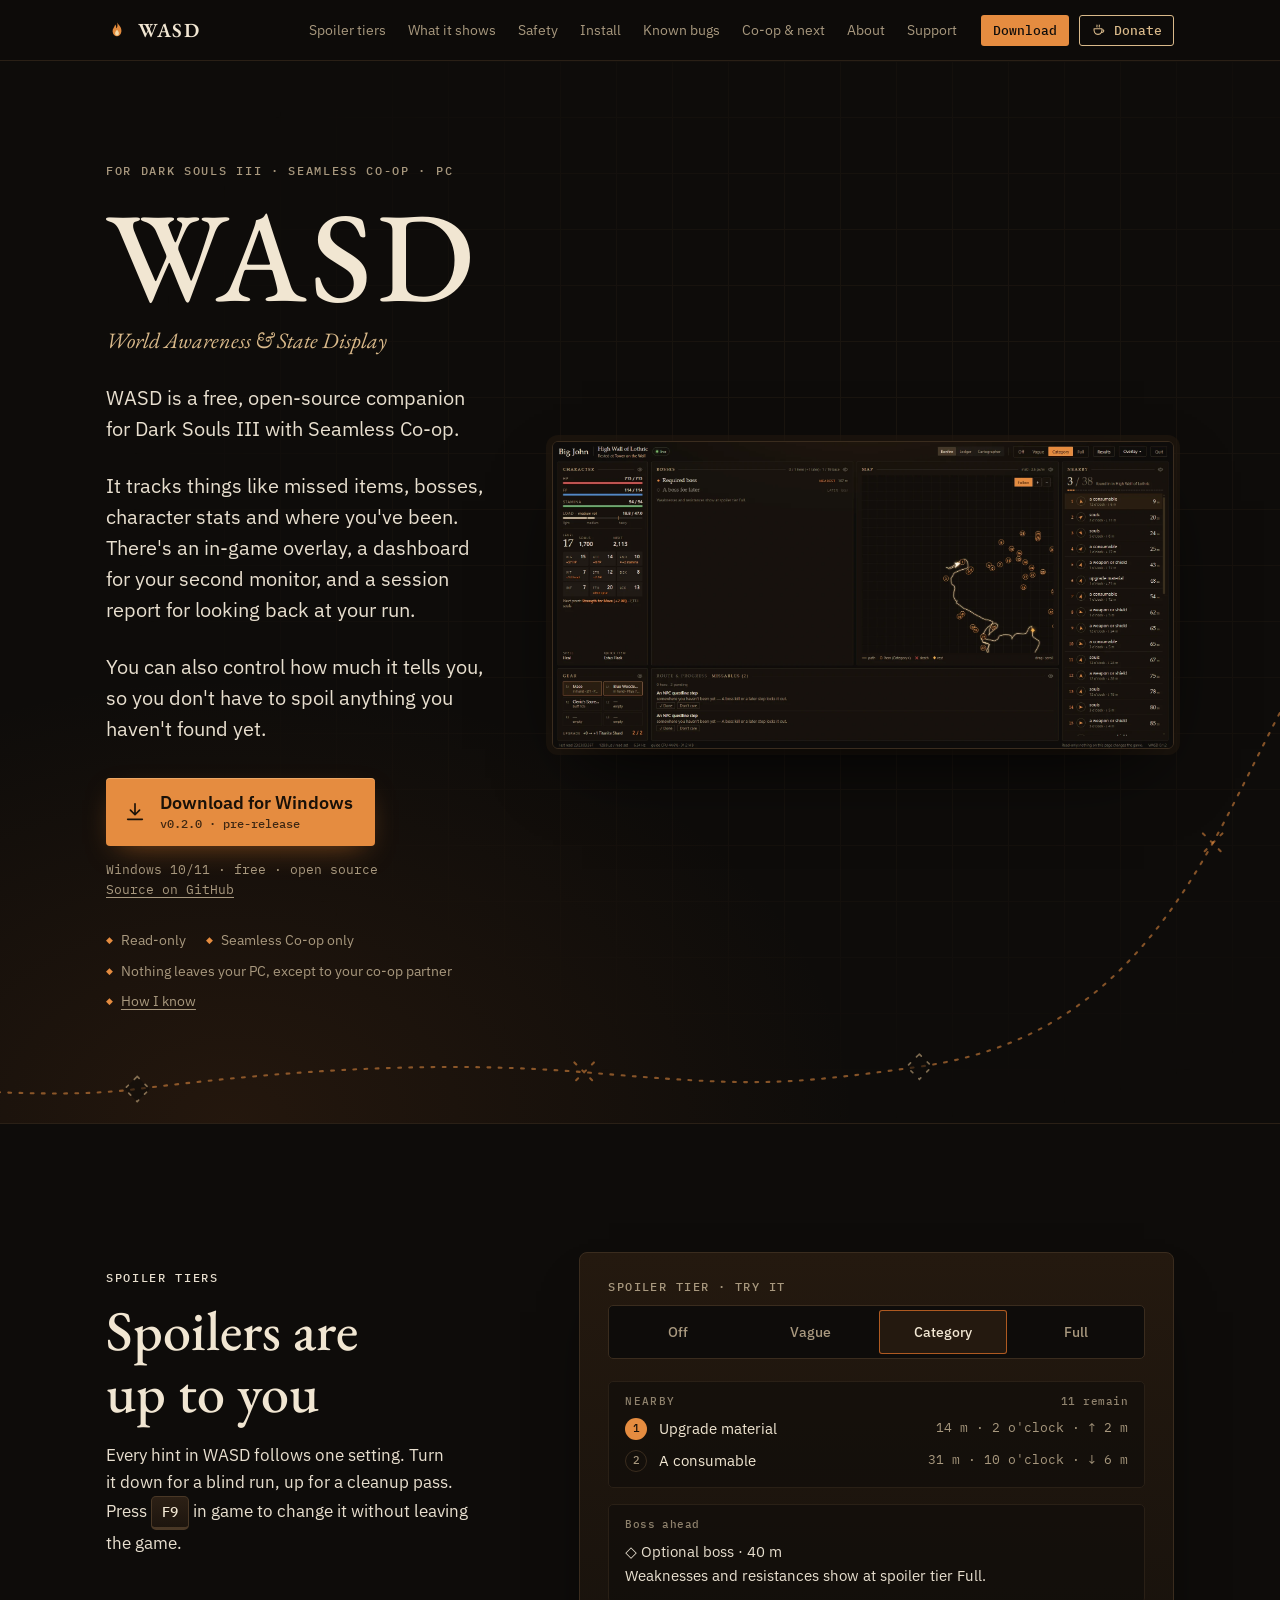
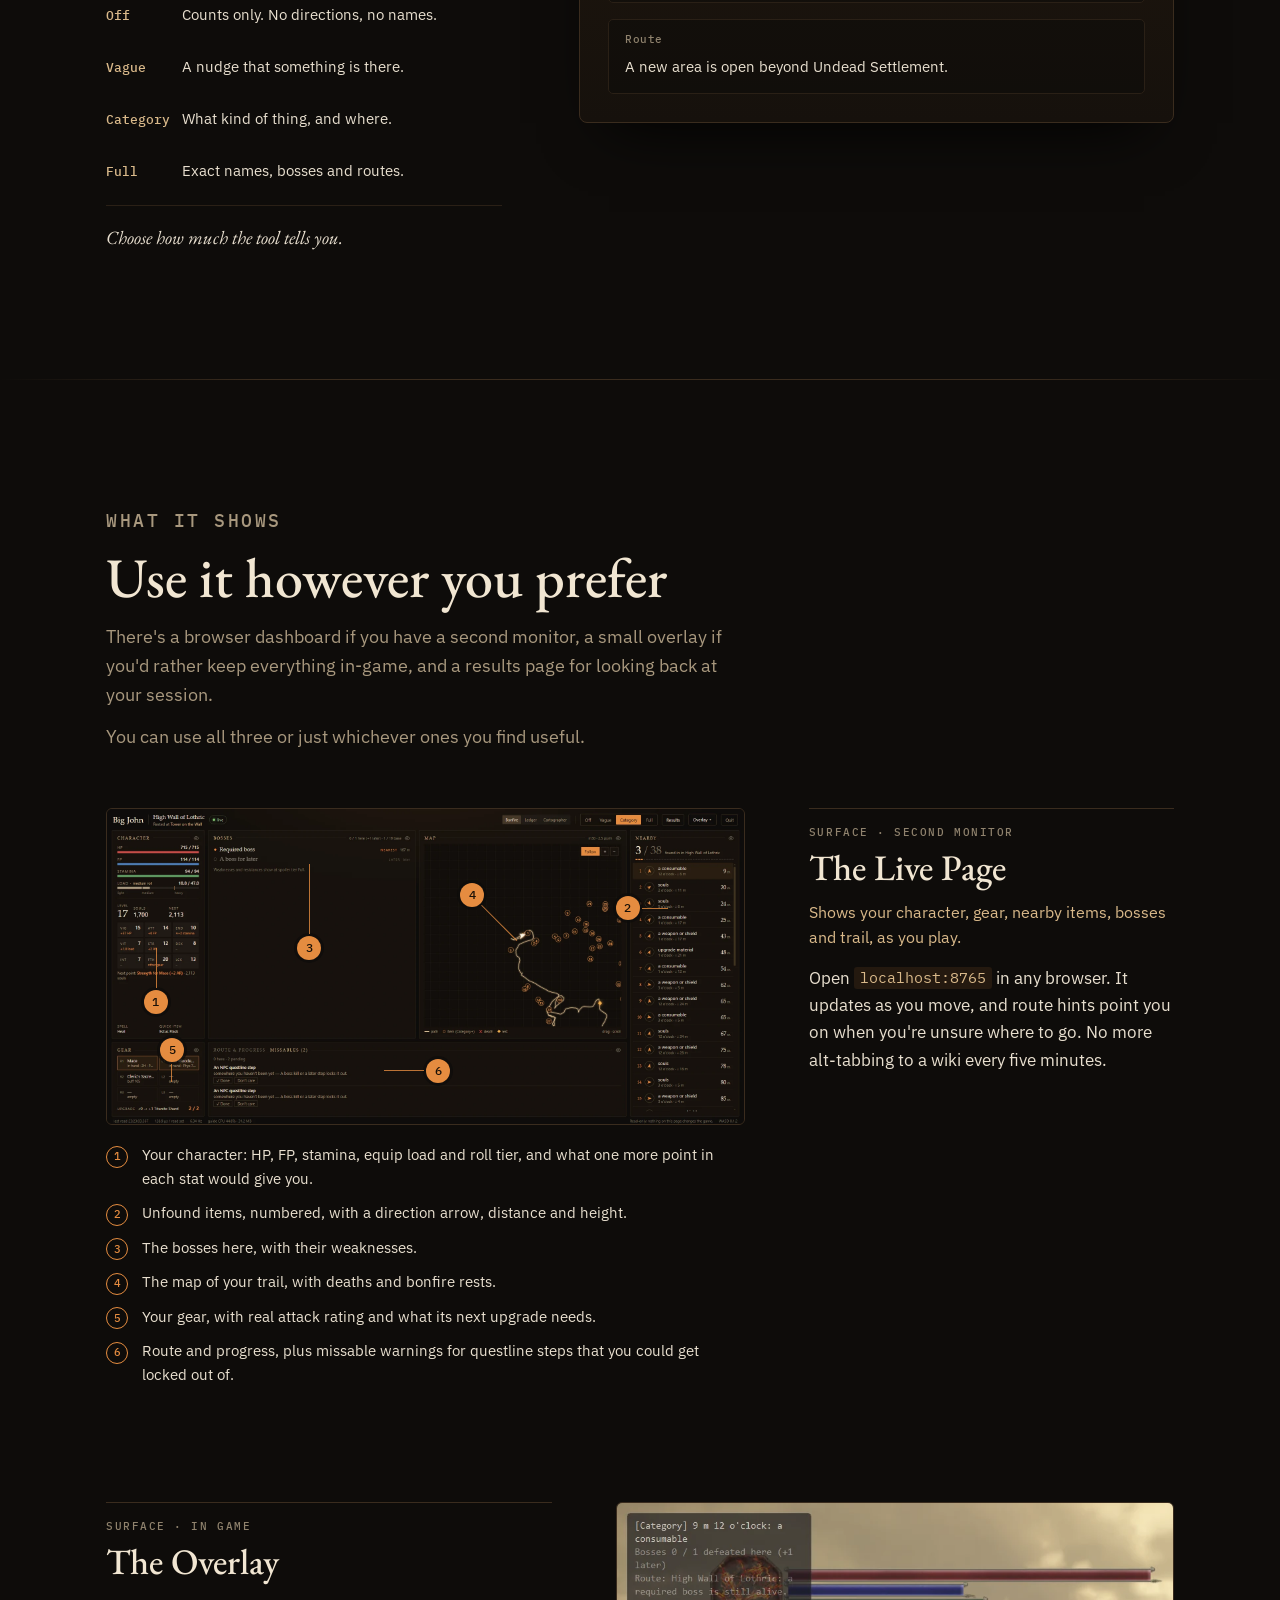
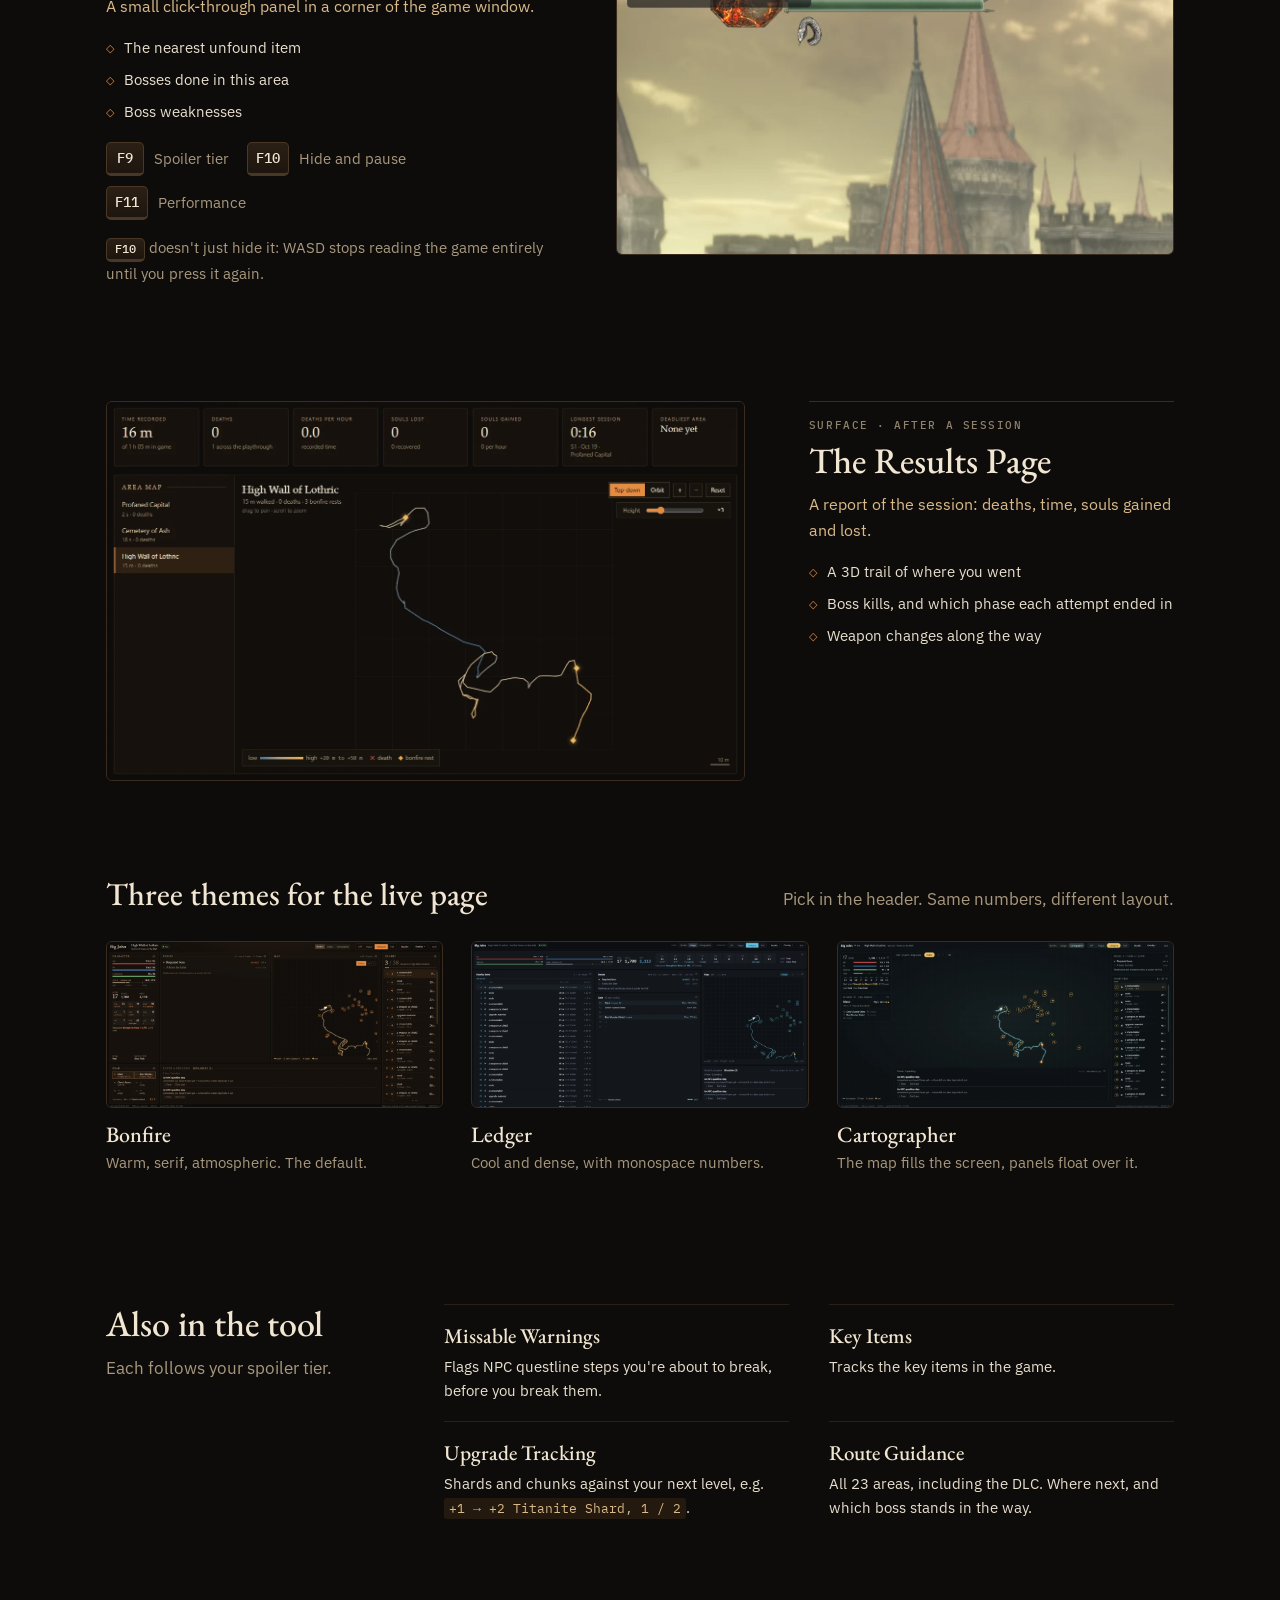
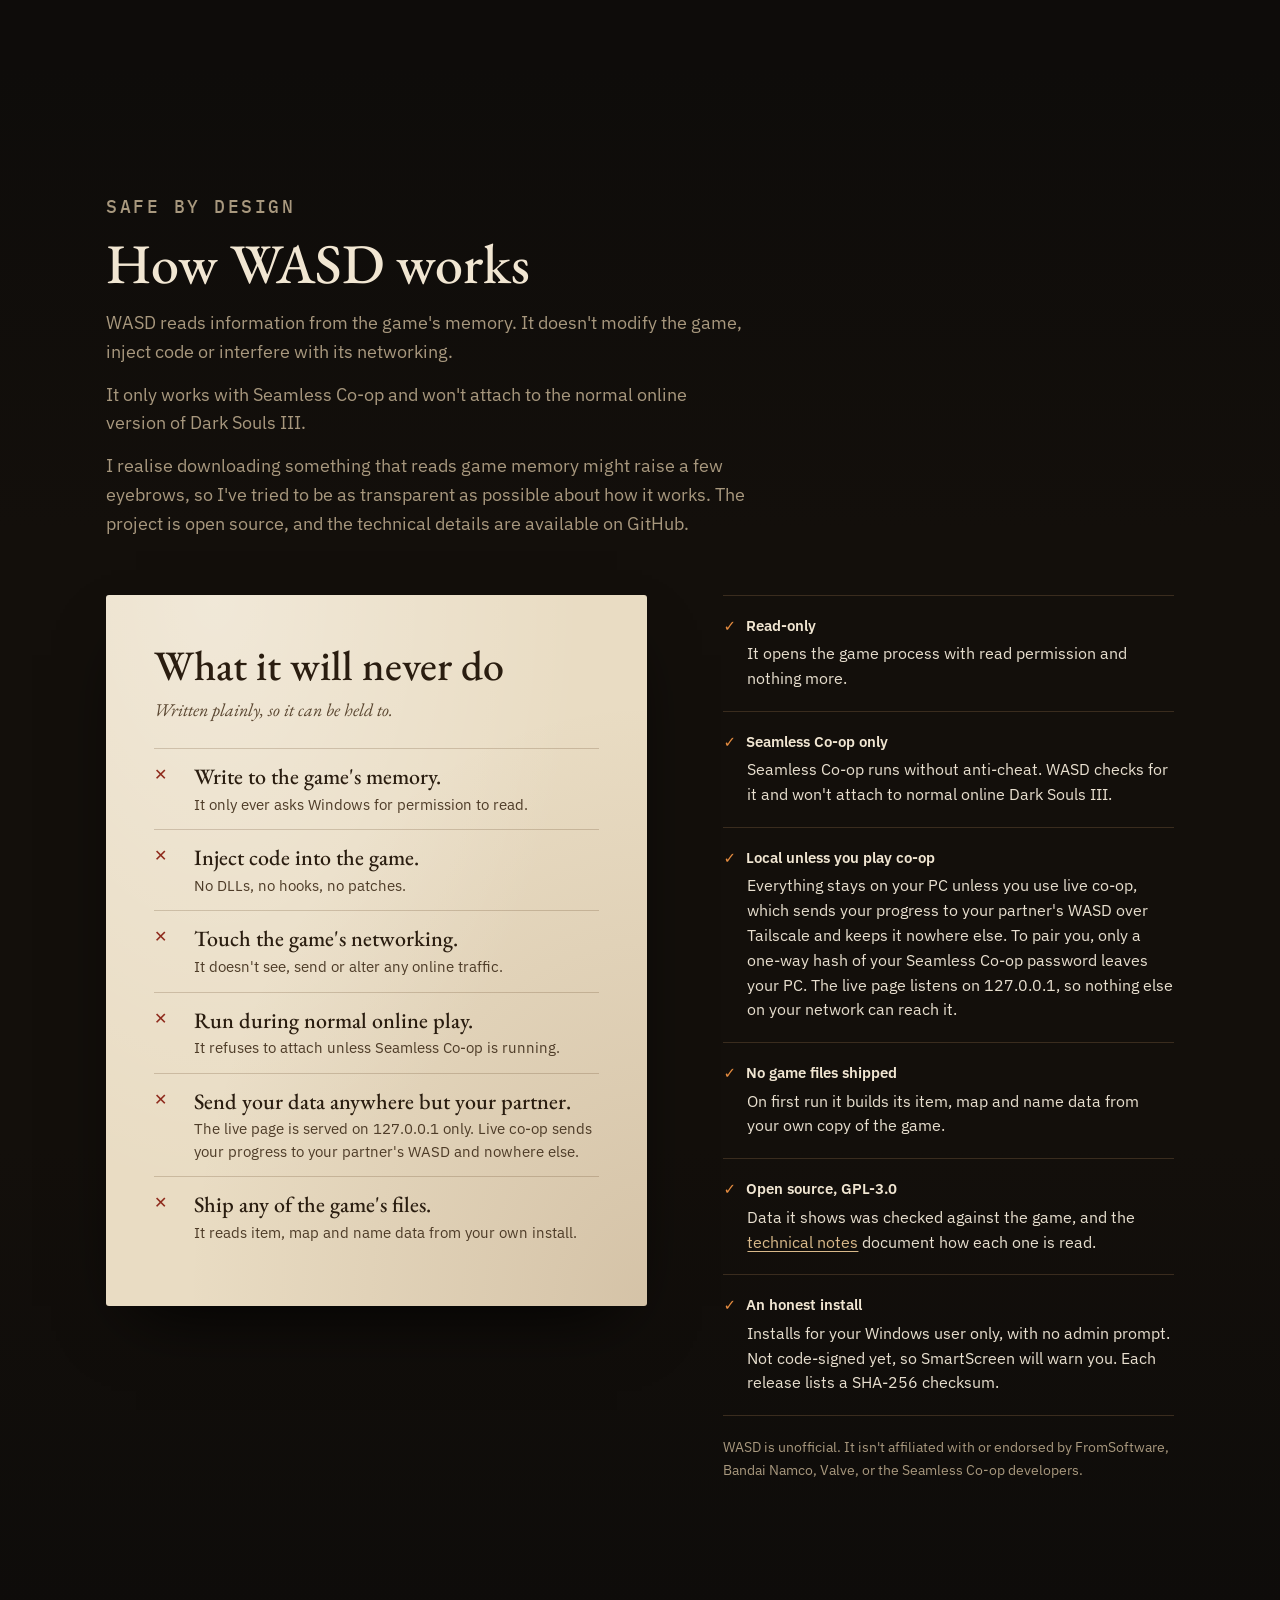
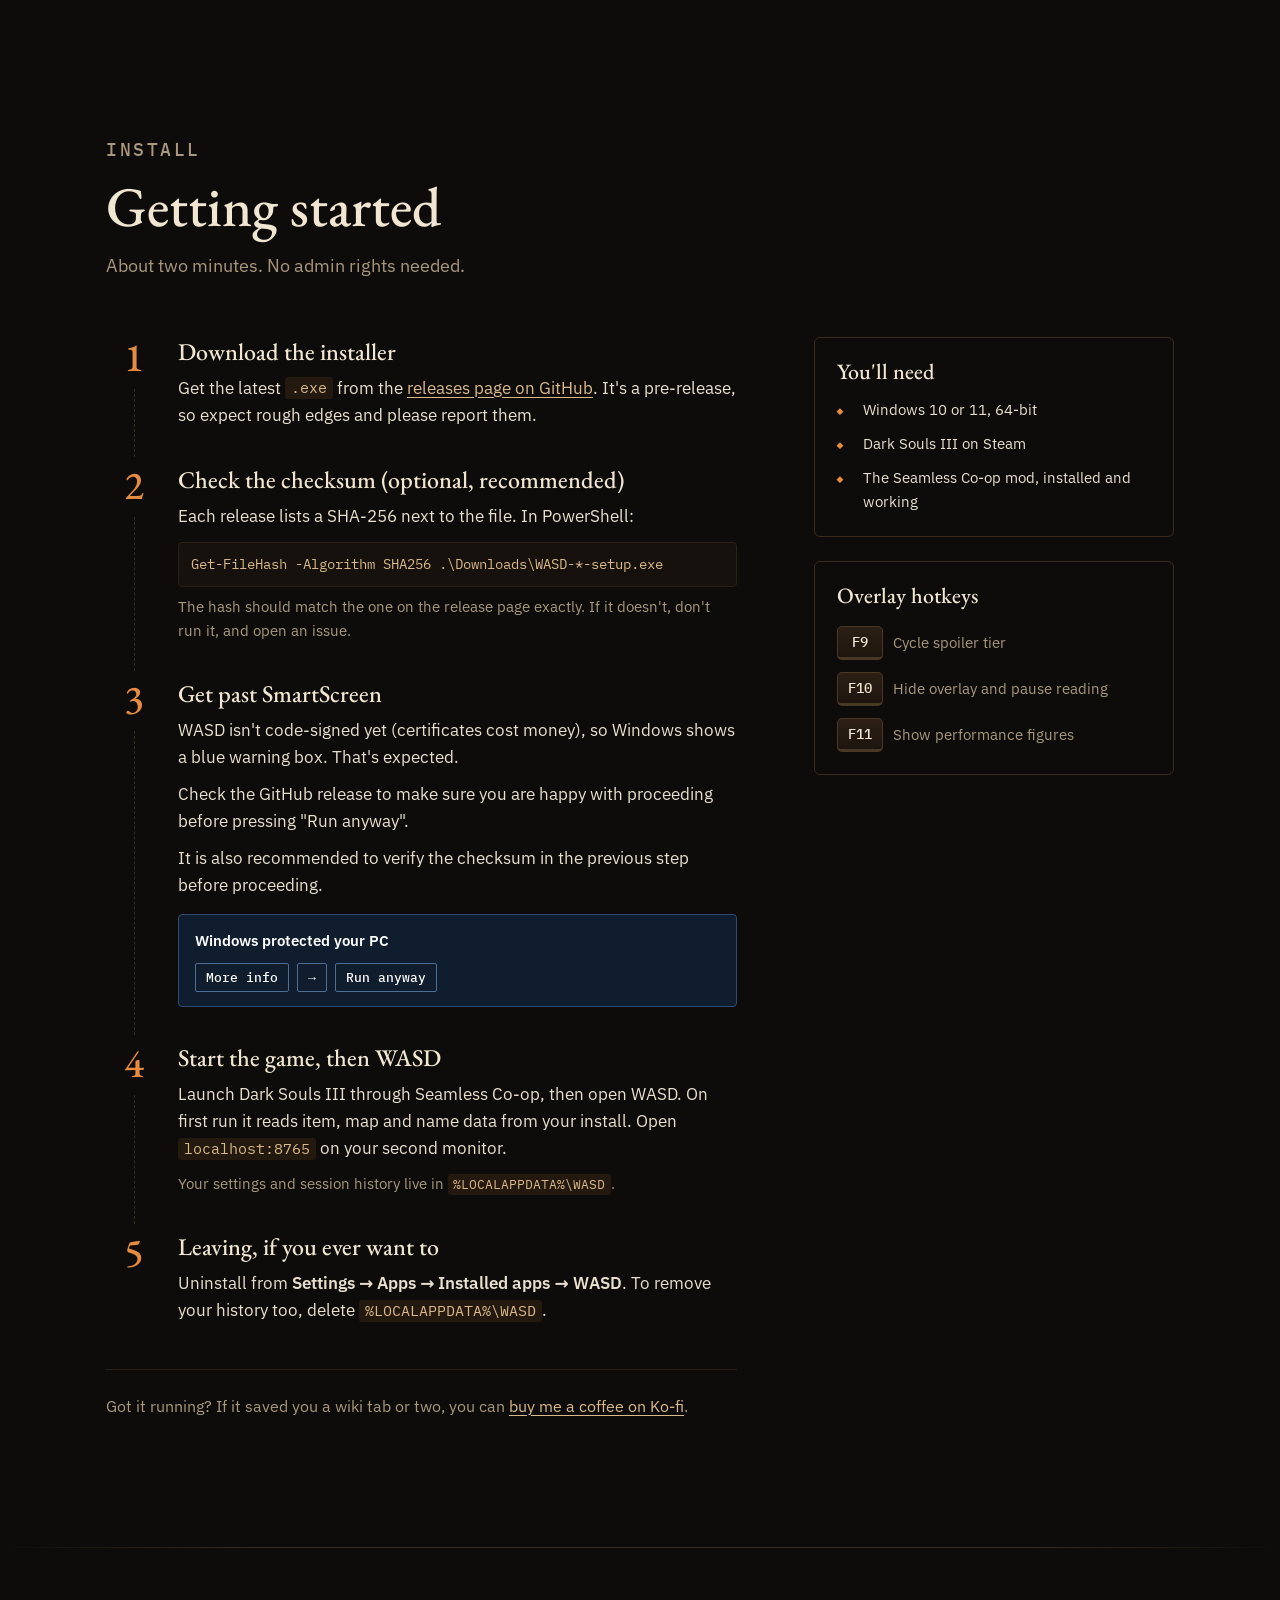
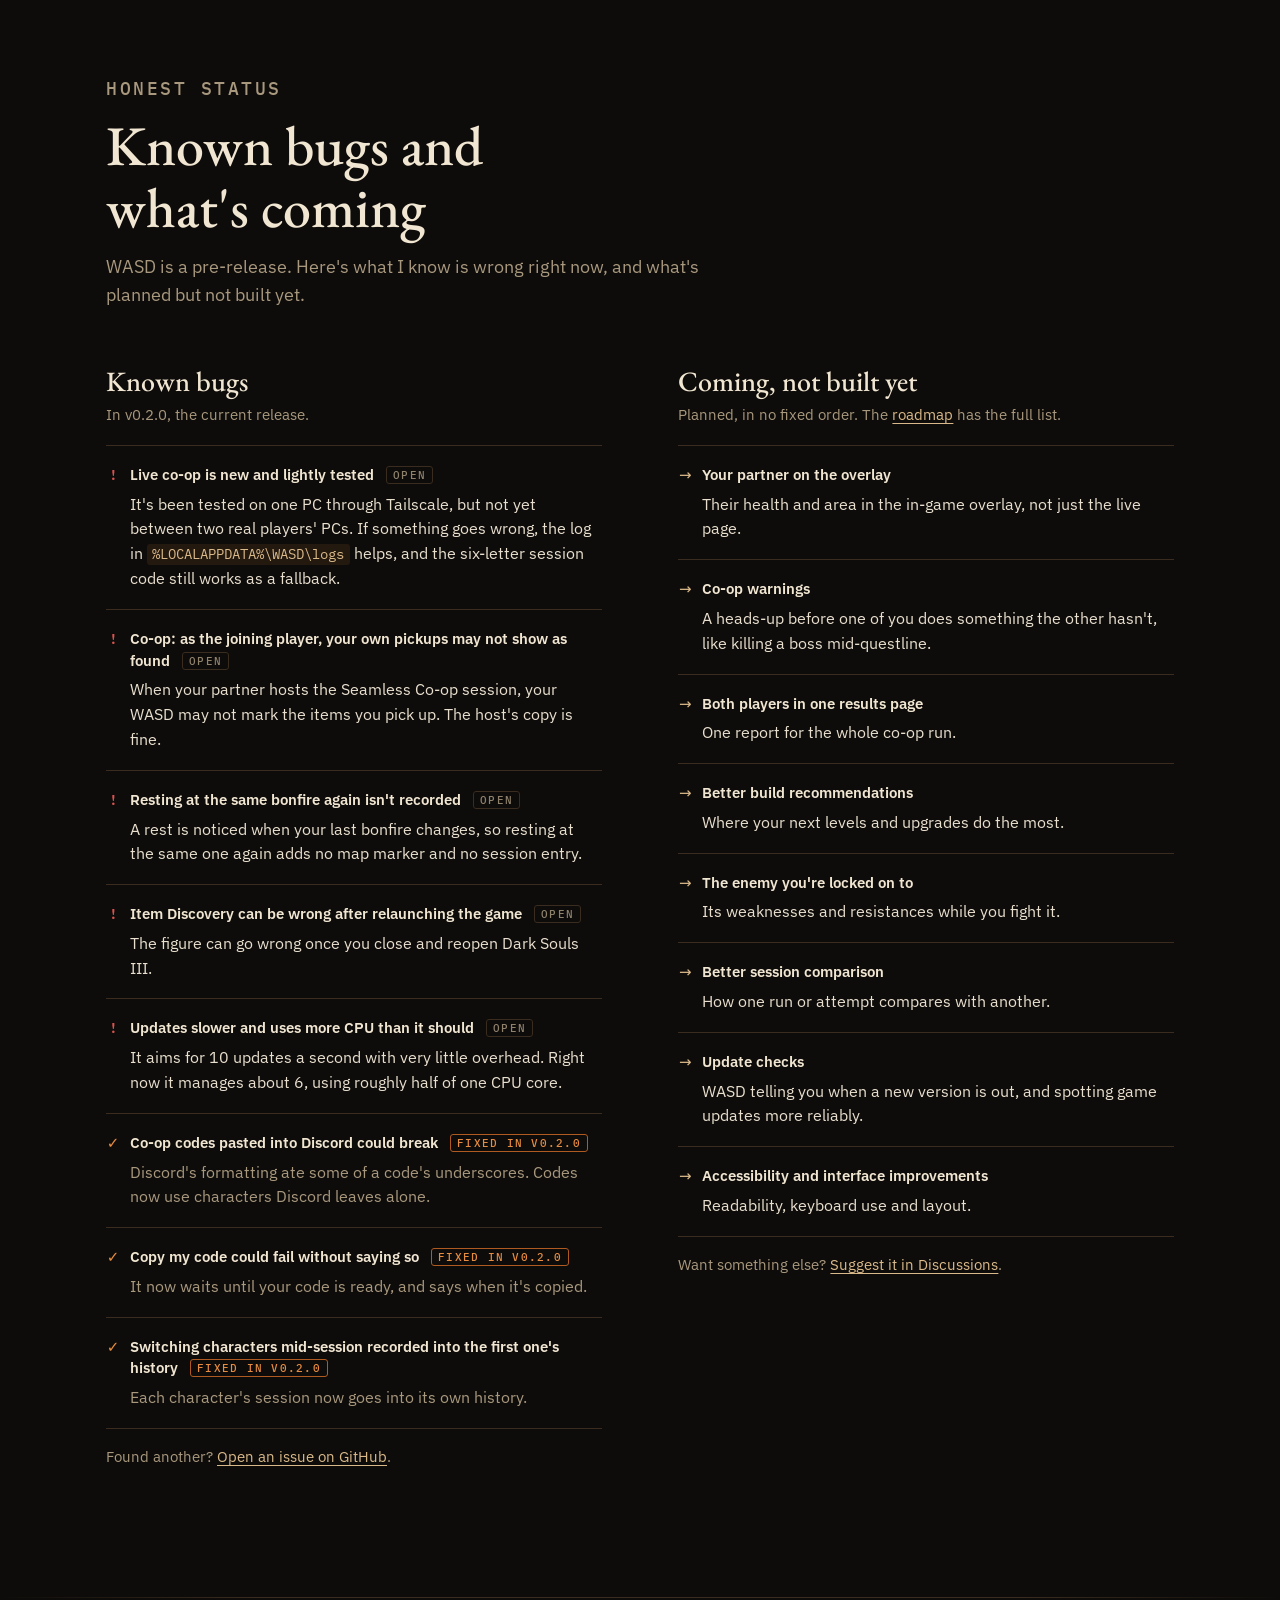
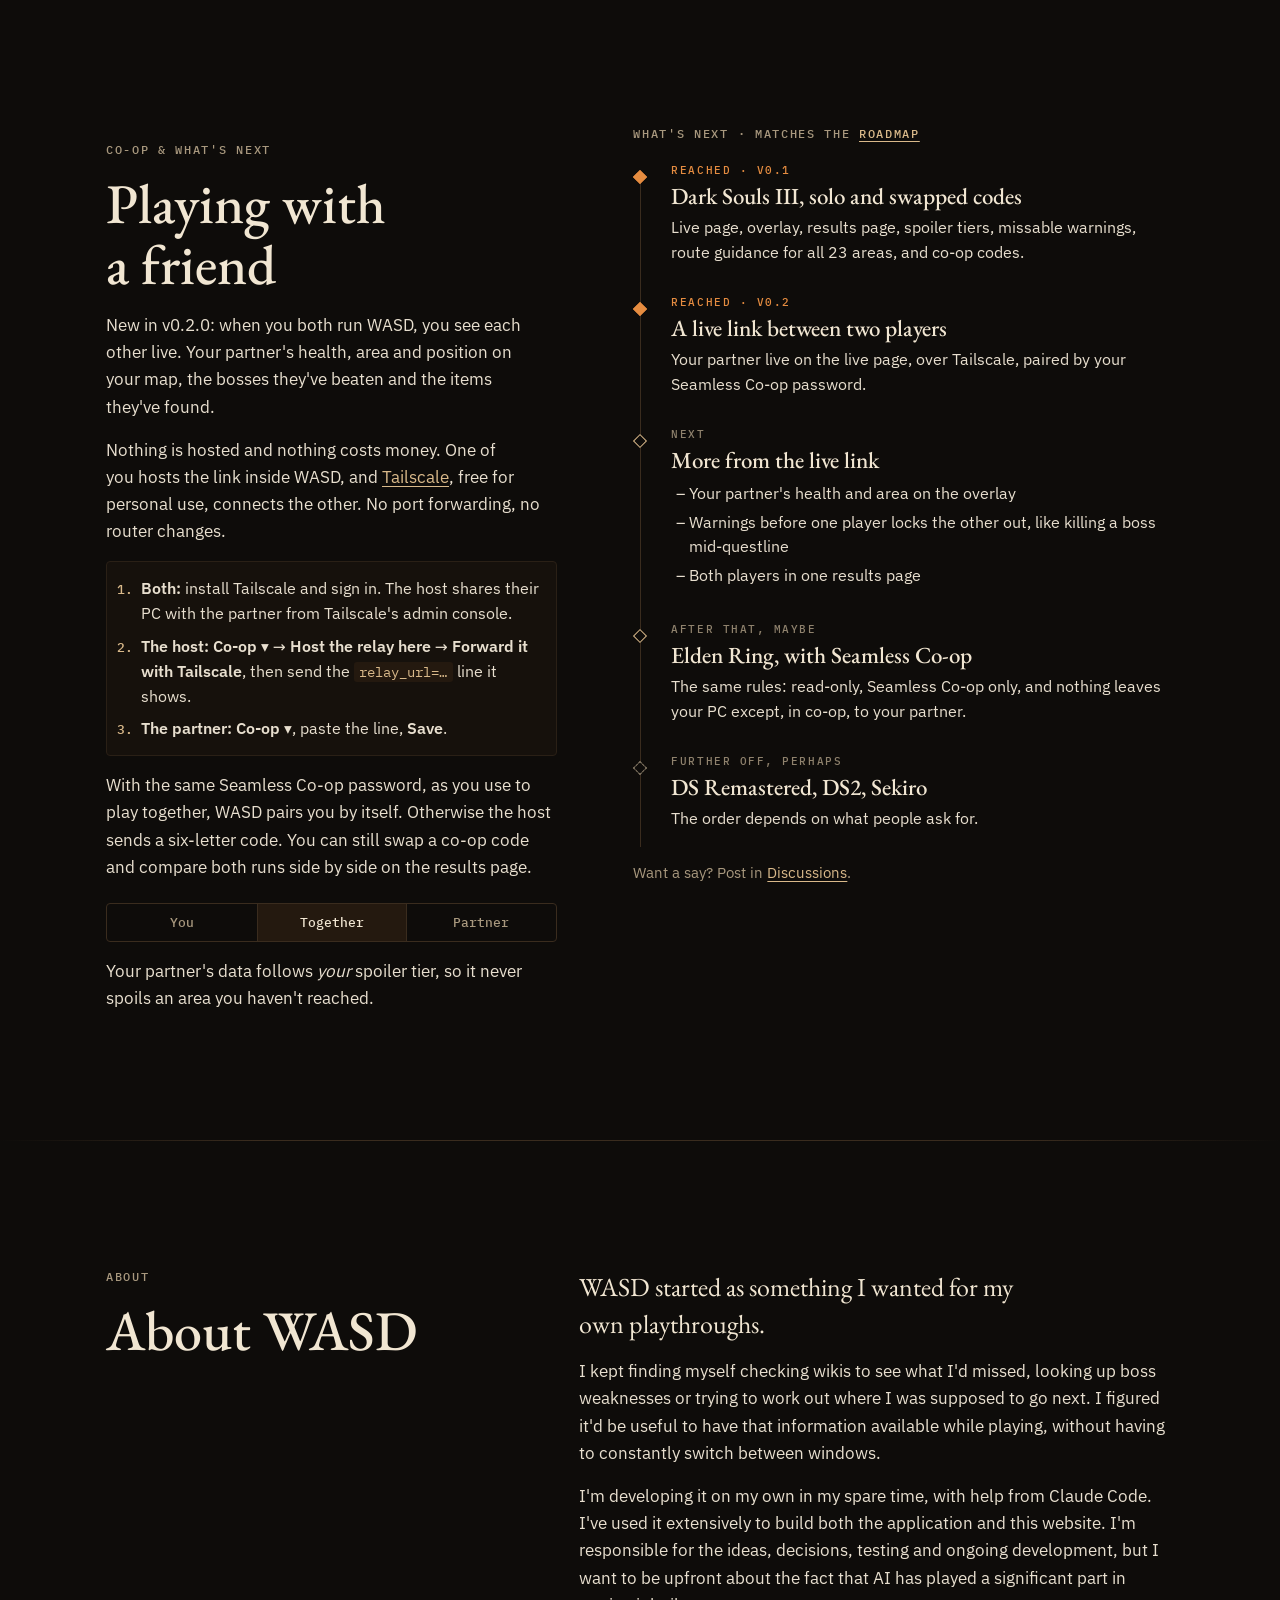
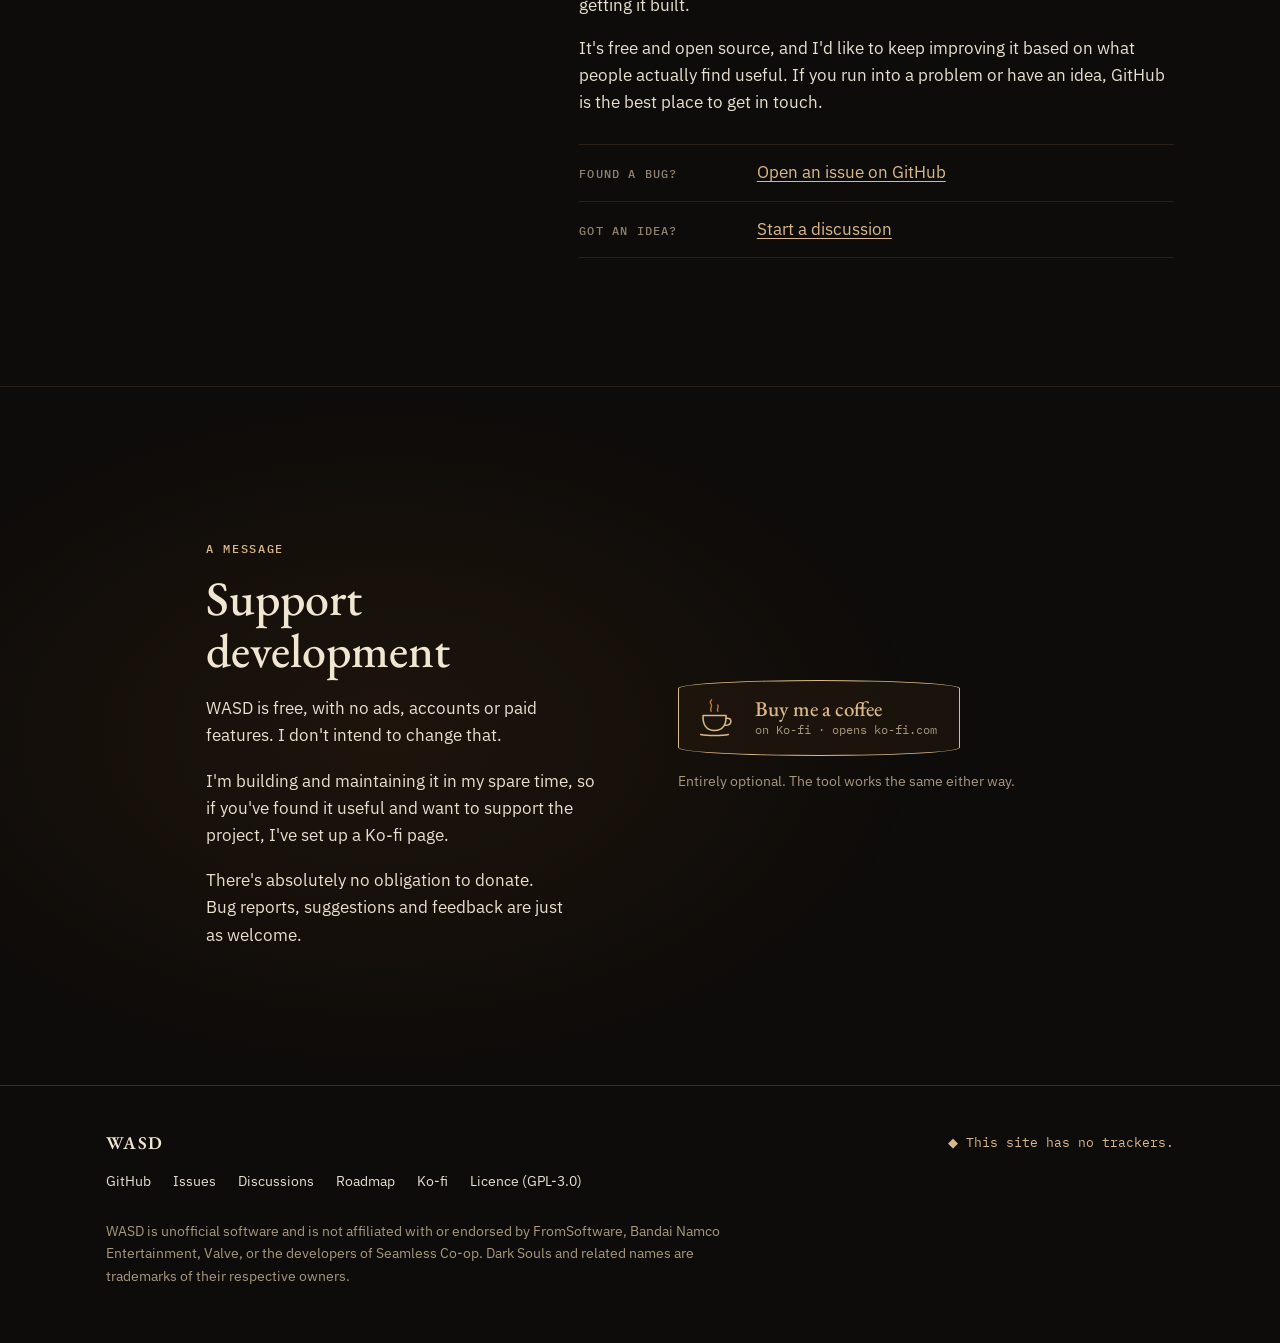
<file: website/index.html>
<!doctype html>
<html lang="en-GB">
<head>
<meta charset="utf-8">
<meta name="viewport" content="width=device-width, initial-scale=1">
<title>WASD: a read-only companion for Dark Souls III with Seamless Co-op</title>
<meta name="description" content="Free, open-source companion for Dark Souls III with Seamless Co-op on PC. Shows what's left, what's ahead, and only as much as you want to know. Read-only, local-only, GPL-3.0.">
<meta name="theme-color" content="#0e0c0a">
<meta property="og:type" content="website">
<meta property="og:title" content="WASD: a companion for Dark Souls III with Seamless Co-op">
<meta property="og:description" content="Tells you what's left, what's ahead, and only as much as you want to know. Read-only. Free and open source.">
<meta property="og:url" content="https://wasd-9cz.pages.dev/">
<meta property="og:image" content="https://wasd-9cz.pages.dev/og-image.png">
<meta property="og:image:width" content="1200">
<meta property="og:image:height" content="630">
<meta property="og:image:alt" content="WASD, World Awareness and State Display, in serif type on a dark ember background.">
<meta name="twitter:card" content="summary_large_image">
<link rel="icon" href="favicon.svg" type="image/svg+xml">
<link rel="preload" href="fonts/EBGaramond-normal-400-600.woff2" as="font" type="font/woff2" crossorigin>
<link rel="preload" href="fonts/IBMPlexSans-normal-400.woff2" as="font" type="font/woff2" crossorigin>
<link rel="stylesheet" href="styles.css">
<script>document.documentElement.classList.add('js')</script>
<script src="main.js" defer></script>
</head>
<body>
<a class="skip" href="#main">Skip to content</a>

<header class="top">
  <div class="wrap">
    <a class="mark" href="#top" aria-label="WASD, back to top">
      <svg viewBox="0 0 32 32" aria-hidden="true"><path d="M16 5c3.6 4.6 7 7.6 6.4 13.2-.5 4.5-3.2 7-6.4 7s-6-2.5-6.4-7C9.2 14 12.6 11.8 13.4 8c1.6 2 1.6 3.6 1.2 5.6C17 12 17.2 8.8 16 5z" fill="#e0893c"/><path d="M16 15.5c1.8 2.2 3 3.6 2.7 6-.2 1.7-1.3 2.6-2.7 2.6s-2.5-.9-2.7-2.6c-.3-2.4 1-3.8 2.7-6z" fill="#f1d9a8"/></svg>
      WASD
    </a>
    <nav aria-label="Sections">
      <ul class="nav">
        <li><a href="#tiers">Spoiler tiers</a></li>
        <li><a href="#shows">What it shows</a></li>
        <li><a href="#safety">Safety</a></li>
        <li><a href="#install">Install</a></li>
        <li><a href="#status">Known bugs</a></li>
        <li><a href="#coop">Co-op &amp; next</a></li>
        <li><a href="#about">About</a></li>
        <li><a href="#support">Support</a></li>
      </ul>
    </nav>
    <a class="top-dl" target="_blank" href="https://github.com/matt-hewson/wasd/releases">Download</a>
    <a class="top-kofi" target="_blank" href="https://ko-fi.com/wasdcompanion" rel="noopener" aria-label="Donate: buy me a coffee on Ko-fi">
      <svg viewBox="0 0 24 24" aria-hidden="true"><path d="M4.5 10h12c.2 4.6-1.4 8.6-6 8.6s-6.2-4-6-8.6zM16.4 11.6c2-.3 3 .6 2.7 2s-1.6 2-3.4 1.9M9 7.5c-.9-1 .8-1.7-.1-2.8M12.5 7.5c-.9-1 .8-1.7-.1-2.8"/></svg>
      <span class="t">Donate</span>
    </a>
  </div>
</header>

<main id="main">

<!-- 1. Opening -->
<section class="hero" id="top" aria-labelledby="hero-title">
  <svg class="trail" viewBox="0 0 1200 760" preserveAspectRatio="xMidYMax slice" aria-hidden="true">
    <path class="ember-flicker" d="M-20 742 C 80 728, 160 746, 240 736 S 440 714, 560 724 S 700 734, 800 720 S 960 650, 1010 560 S 1110 330, 1240 250"/>
    <g class="death"><path d="M553 717l14 14M567 717l-14 14"/><path d="M1003 553l14 14M1017 553l-14 14"/></g>
    <path class="rest" d="M240 727l9 9-9 9-9-9z"/>
    <path class="rest" d="M800 711l9 9-9 9-9-9z"/>
  </svg>
  <div class="wrap hero-in">
    <div>
      <p class="eyebrow">For Dark Souls III · Seamless Co-op · PC</p>
      <h1 id="hero-title" style="margin-top:18px">WASD<span class="expand">World Awareness &amp; State Display</span></h1>
      <p class="lede">WASD is a free, open-source companion for Dark Souls III with Seamless Co-op.</p>
      <p class="lede">It tracks things like missed items, bosses, character stats and where you've been. There's an in-game overlay, a dashboard for your second monitor, and a session report for looking back at your run.</p>
      <p class="lede">You can also control how much it tells you, so you don't have to spoil anything you haven't found yet.</p>

      <div class="dl">
        <!-- VERSION: this is the only place the version number appears. Bump it here. -->
        <a class="btn-dl" href="https://github.com/matt-hewson/wasd/releases">
          <svg viewBox="0 0 24 24" aria-hidden="true" fill="none" stroke="currentColor" stroke-width="1.8" stroke-linecap="round" stroke-linejoin="round"><path d="M12 3v12M7 10l5 5 5-5M4 20h16"/></svg>
          <span style="margin:0;opacity:1"><strong>Download for Windows</strong><span>v0.2.0 · pre-release</span></span>
        </a>
        <p class="dl-meta">Windows 10/11 · free · open source<br><a href="https://github.com/matt-hewson/wasd">Source on GitHub</a></p>
      </div>

      <ul class="oath" aria-label="In short">
        <li>Read-only</li>
        <li>Seamless Co-op only</li>
        <li>Nothing leaves your PC, except to your co-op partner</li>
        <li><a href="#safety">How I know</a></li>
      </ul>

      <div class="to-pc">
        <p><strong>On your phone?</strong> WASD runs on a Windows PC next to the game. Bookmark this page or send it to yourself for later.</p>
        <button type="button" class="js-only" data-share>Send this link to my PC</button>
        <p data-share-msg aria-live="polite" style="margin-top:8px;font-size:14px"></p>
      </div>
    </div>

    <div class="hero-shot">
      <figure class="shot screen">
        <img src="img/live-bonfire.webp" width="1920" height="953" alt="The WASD live page in the Bonfire theme at spoiler tier Category: character stats on the left, bosses and a map of the trail in the middle, and a numbered list of nearby unfound items with direction and distance on the right." fetchpriority="high">
      </figure>
    </div>
  </div>
</section>

<!-- 2. Spoiler tiers -->
<section class="sec" id="tiers" aria-labelledby="tiers-title">
  <div class="wrap tiers">
    <div class="tiers-copy">
      <p class="eyebrow">Spoiler tiers</p>
      <h2 id="tiers-title" style="margin-top:14px">Spoilers are up to you</h2>
      <p>Every hint in WASD follows one setting. Turn it down for a blind run, up for a cleanup pass. Press <kbd>F9</kbd> in game to change it without leaving the game.</p>
      <div class="tier-key">
        <p><b>Off</b>Counts only. No directions, no names.</p>
        <p><b>Vague</b>A nudge that something is there.</p>
        <p><b>Category</b>What kind of thing, and where.</p>
        <p><b>Full</b>Exact names, bosses and routes.</p>
      </div>
      <p class="flavour">Choose how much the tool tells you.</p>
    </div>

    <div class="demo" data-demo>
      <fieldset class="switch">
        <legend>Spoiler tier · try it</legend>
        <div class="switch-row">
          <input type="radio" name="tier" id="t-off" value="Off"><label for="t-off">Off</label>
          <input type="radio" name="tier" id="t-vague" value="Vague"><label for="t-vague">Vague</label>
          <input type="radio" name="tier" id="t-cat" value="Category" checked><label for="t-cat">Category</label>
          <input type="radio" name="tier" id="t-full" value="Full"><label for="t-full">Full</label>
        </div>
      </fieldset>
      <p class="vh" data-demo-status aria-live="polite"></p>

      <div class="panel">
        <div class="tier-block" data-tier="Off">
          <h3>Off</h3>
          <div class="card"><div class="card-h"><span>Nearby</span><span>Undead Settlement</span></div>
            <p class="big">11 remain. Guidance is off: counts only.</p></div>
          <div class="card"><div class="card-h"><span>Boss ahead</span></div><p class="unknown">Guidance is off. Raise the tier to see weaknesses.</p></div>
          <div class="card"><div class="card-h"><span>Route</span></div><p class="unknown">No route guidance at Off.</p></div>
        </div>

        <div class="tier-block" data-tier="Vague">
          <h3>Vague</h3>
          <div class="card"><div class="card-h"><span>Nearby</span><span>Undead Settlement</span></div>
            <p class="big">11 remain. Vague: counts only. Kinds and directions from Category.</p></div>
          <div class="card"><div class="card-h"><span>Boss ahead</span></div><p>0 / 1 bosses defeated here.</p><p class="unknown">Weaknesses and resistances show at spoiler tier Full.</p></div>
          <div class="card"><div class="card-h"><span>Route</span></div><p>Undead Settlement: an optional boss is still alive.</p></div>
        </div>

        <div class="tier-block on" data-tier="Category">
          <h3>Category</h3>
          <div class="card"><div class="card-h"><span>Nearby</span><span>11 remain</span></div>
            <ul class="items">
              <li><span class="n">1</span><span class="what">Upgrade material</span><span class="where">14 m · 2 o'clock · ↑ 2 m</span></li>
              <li><span class="n dim">2</span><span class="what">A consumable</span><span class="where">31 m · 10 o'clock · ↓ 6 m</span></li>
            </ul></div>
          <div class="card"><div class="card-h"><span>Boss ahead</span></div><p>◇ Optional boss · 40 m</p><p class="unknown">Weaknesses and resistances show at spoiler tier Full.</p></div>
          <div class="card"><div class="card-h"><span>Route</span></div><p>A new area is open beyond Undead Settlement.</p></div>
        </div>

        <div class="tier-block" data-tier="Full">
          <h3>Full</h3>
          <div class="card"><div class="card-h"><span>Nearby</span><span>11 remain</span></div>
            <ul class="items">
              <li><span class="n">1</span><span class="what">Titanite Shard</span><span class="where">14 m · 2 o'clock · ↑ 2 m</span></li>
              <li><span class="n dim">2</span><span class="what">Ember</span><span class="where">31 m · 10 o'clock · ↓ 6 m</span></li>
            </ul></div>
          <div class="card"><div class="card-h"><span>Boss ahead</span><span>Curse-rotted Greatwood</span></div><p><span class="weak">◆ Weak: Fire</span></p></div>
          <div class="card"><div class="card-h"><span>Route</span></div><p>Next: Road of Sacrifices — settlement → out the far side; boss: Crystal Sage.</p></div>
        </div>
      </div>
    </div>
  </div>
</section>

<hr class="rule">

<!-- 3. What it shows -->
<section class="sec" id="shows" aria-labelledby="shows-title">
  <div class="wrap">
    <div class="sec-head">
      <p class="eyebrow">What it shows</p>
      <h2 id="shows-title">Use it however you prefer</h2>
      <p>There's a browser dashboard if you have a second monitor, a small overlay if you'd rather keep everything in-game, and a results page for looking back at your session.</p>
      <p>You can use all three or just whichever ones you find useful.</p>
    </div>

    <article class="surface" aria-labelledby="s-live">
      <div class="surface-media">
        <div class="pinned">
          <figure class="shot screen">
            <img src="img/live-bonfire.webp" width="1920" height="953" alt="The WASD live page in High Wall of Lothric. Character panel with HP, FP, stamina, equip load and stats; the bosses here; a map of the trail with numbered item markers; nearby unfound items listed by kind, direction and distance; and gear, route and missable panels along the bottom." loading="lazy">
          </figure>
          <span class="pin" style="left:7.8%;top:61%;--ang:-90deg;--len:40px" aria-hidden="true">1</span>
          <span class="pin" style="left:81.7%;top:31.5%;--ang:0deg;--len:26px" aria-hidden="true">2</span>
          <span class="pin" style="left:31.8%;top:44%;--ang:-90deg;--len:70px" aria-hidden="true">3</span>
          <span class="pin" style="left:57.3%;top:27.3%;--ang:45deg;--len:50px" aria-hidden="true">4</span>
          <span class="pin" style="left:10.4%;top:76.2%;--ang:90deg;--len:18px" aria-hidden="true">5</span>
          <span class="pin" style="left:52%;top:83%;--ang:180deg;--len:40px" aria-hidden="true">6</span>
        </div>
        <ol class="legend" aria-label="What the numbered markers point to">
          <li>Your character: HP, FP, stamina, equip load and roll tier, and what one more point in each stat would give you.</li>
          <li>Unfound items, numbered, with a direction arrow, distance and height.</li>
          <li>The bosses here, with their weaknesses.</li>
          <li>The map of your trail, with deaths and bonfire rests.</li>
          <li>Your gear, with real attack rating and what its next upgrade needs.</li>
          <li>Route and progress, plus missable warnings for questline steps that you could get locked out of.</li>
        </ol>
      </div>
      <div class="item">
        <p class="kind">Surface · second monitor</p>
        <h3 id="s-live">The Live Page</h3>
        <p class="effect">Shows your character, gear, nearby items, bosses and trail, as you play.</p>
        <p class="body">Open <code>localhost:8765</code> in any browser. It updates as you move, and route hints point you on when you're unsure where to go. No more alt-tabbing to a wiki every five minutes.</p>
      </div>
    </article>

    <article class="surface flip" aria-labelledby="s-overlay">
      <div class="item">
        <p class="kind">Surface · in game</p>
        <h3 id="s-overlay">The Overlay</h3>
        <p class="effect">A small click-through panel in a corner of the game window.</p>
        <ul>
          <li>The nearest unfound item</li>
          <li>Bosses done in this area</li>
          <li>Boss weaknesses</li>
        </ul>
        <div class="keys">
          <div><kbd>F9</kbd> Spoiler tier</div>
          <div><kbd>F10</kbd> Hide and pause</div>
          <div><kbd>F11</kbd> Performance</div>
        </div>
        <p class="body" style="margin-top:16px;color:var(--muted);font-size:15px"><kbd style="height:24px;min-width:30px;font-size:12px">F10</kbd> doesn't just hide it: WASD stops reading the game entirely until you press it again.</p>
      </div>
      <div class="surface-media">
        <figure class="shot" style="aspect-ratio:844/533">
          <img src="img/overlay.webp" width="844" height="533" alt="The WASD overlay in the top-left corner of Dark Souls III, at spoiler tier Category. It reads: 9 m, 12 o'clock: a consumable. Bosses 0 / 1 defeated here (+1 later). Route: High Wall of Lothric: a required boss is still alive." loading="lazy">
        </figure>
      </div>
    </article>

    <article class="surface" aria-labelledby="s-results">
      <div class="surface-media">
        <figure class="shot" style="aspect-ratio:1324/787">
          <img src="img/results.webp" width="1324" height="787" alt="Part of the WASD results page: a row of totals (16 minutes recorded, no deaths, no souls lost, longest session 0:16), then the area map, with the areas visited listed on the left and a top-down trail through High Wall of Lothric, shaded by height and marked with three bonfire rests." loading="lazy">
        </figure>
      </div>
      <div class="item">
        <p class="kind">Surface · after a session</p>
        <h3 id="s-results">The Results Page</h3>
        <p class="effect">A report of the session: deaths, time, souls gained and lost.</p>
        <ul>
          <li>A 3D trail of where you went</li>
          <li>Boss kills, and which phase each attempt ended in</li>
          <li>Weapon changes along the way</li>
        </ul>
      </div>
    </article>

    <div class="themes" aria-labelledby="themes-title">
      <div class="themes-h">
        <h3 id="themes-title">Three themes for the live page</h3>
        <p>Pick in the header. Same numbers, different layout.</p>
      </div>
      <div class="theme"><figure>
        <div class="shot screen"><img src="img/live-bonfire.webp" width="1920" height="953" alt="The full live page in the Bonfire theme: warm brown panels with serif headings, character on the left, bosses and the map in the middle, and the Nearby list on the right." loading="lazy"></div>
        <figcaption><b>Bonfire</b><span>Warm, serif, atmospheric. The default.</span></figcaption></figure></div>
      <div class="theme"><figure>
        <div class="shot screen"><img src="img/theme-ledger.webp" width="1920" height="953" alt="The full live page in the Ledger theme: cool grey-blue panels with monospace numbers, stats in a strip along the top, a long table of nearby items on the left, bosses and gear in the middle, and the map and route on the right." loading="lazy"></div>
        <figcaption><b>Ledger</b><span>Cool and dense, with monospace numbers.</span></figcaption></figure></div>
      <div class="theme"><figure>
        <div class="shot screen"><img src="img/theme-cartographer.webp" width="1920" height="953" alt="The full live page in the Cartographer theme: the map fills the screen with a glowing blue trail and gold item markers, with character, bosses, nearby items and missables in panels floating over it." loading="lazy"></div>
        <figcaption><b>Cartographer</b><span>The map fills the screen, panels float over it.</span></figcaption></figure></div>
    </div>

    <div class="also">
      <div>
        <h3>Also in the tool</h3>
        <p>Each follows your spoiler tier.</p>
      </div>
      <dl>
        <div><dt>Missable Warnings</dt><dd>Flags NPC questline steps you're about to break, before you break them.</dd></div>
        <div><dt>Key Items</dt><dd>Tracks the key items in the game.</dd></div>
        <div><dt>Upgrade Tracking</dt><dd>Shards and chunks against your next level, e.g. <code>+1 → +2 Titanite Shard, 1 / 2</code>.</dd></div>
        <div><dt>Route Guidance</dt><dd>All 23 areas, including the DLC. Where next, and which boss stands in the way.</dd></div>
      </dl>
    </div>
  </div>
</section>

<!-- 4. Safety -->
<section class="sec safety" id="safety" aria-labelledby="safety-title">
  <div class="wrap">
    <div class="sec-head">
      <p class="eyebrow">Safe by design</p>
      <h2 id="safety-title">How WASD works</h2>
      <p>WASD reads information from the game's memory. It doesn't modify the game, inject code or interfere with its networking.</p>
      <p>It only works with Seamless Co-op and won't attach to the normal online version of Dark Souls III.</p>
      <p>I realise downloading something that reads game memory might raise a few eyebrows, so I've tried to be as transparent as possible about how it works. The project is open source, and the technical details are available on GitHub.</p>
    </div>
    <div class="safety-grid">
      <div class="vow" aria-labelledby="vow-title">
        <h3 id="vow-title">What it will never do</h3>
        <p class="sub">Written plainly, so it can be held to.</p>
        <ol>
          <li><span>Write to the game's memory.<small>It only ever asks Windows for permission to read.</small></span></li>
          <li><span>Inject code into the game.<small>No DLLs, no hooks, no patches.</small></span></li>
          <li><span>Touch the game's networking.<small>It doesn't see, send or alter any online traffic.</small></span></li>
          <li><span>Run during normal online play.<small>It refuses to attach unless Seamless Co-op is running.</small></span></li>
          <li><span>Send your data anywhere but your partner.<small>The live page is served on 127.0.0.1 only. Live co-op sends your progress to your partner's WASD and nowhere else.</small></span></li>
          <li><span>Ship any of the game's files.<small>It reads item, map and name data from your own install.</small></span></li>
        </ol>
      </div>

      <div>
        <dl class="facts">
          <div><dt>Read-only</dt><dd>It opens the game process with read permission and nothing more.</dd></div>
          <div><dt>Seamless Co-op only</dt><dd>Seamless Co-op runs without anti-cheat. WASD checks for it and won't attach to normal online Dark Souls III.</dd></div>
          <div><dt>Local unless you play co-op</dt><dd>Everything stays on your PC unless you use live co-op, which sends your progress to your partner's WASD over Tailscale and keeps it nowhere else. To pair you, only a one-way hash of your Seamless Co-op password leaves your PC. The live page listens on 127.0.0.1, so nothing else on your network can reach it.</dd></div>
          <div><dt>No game files shipped</dt><dd>On first run it builds its item, map and name data from your own copy of the game.</dd></div>
          <div><dt>Open source, GPL-3.0</dt><dd>Data it shows was checked against the game, and the <a href="https://github.com/matt-hewson/wasd">technical notes</a> document how each one is read.</dd></div>
          <div><dt>An honest install</dt><dd>Installs for your Windows user only, with no admin prompt. Not code-signed yet, so SmartScreen will warn you. Each release lists a SHA-256 checksum.</dd></div>
        </dl>
        <p class="unofficial">WASD is unofficial. It isn't affiliated with or endorsed by FromSoftware, Bandai Namco, Valve, or the Seamless Co-op developers.</p>
      </div>
    </div>
  </div>
</section>

<!-- 5. Install -->
<section class="sec" id="install" aria-labelledby="install-title">
  <div class="wrap">
    <div class="sec-head">
      <p class="eyebrow">Install</p>
      <h2 id="install-title">Getting started</h2>
      <p>About two minutes. No admin rights needed.</p>
    </div>
    <div class="install">
      <div>
        <ol class="steps">
          <li><div>
            <h3>Download the installer</h3>
            <p>Get the latest <code>.exe</code> from the <a href="https://github.com/matt-hewson/wasd/releases">releases page on GitHub</a>. It's a pre-release, so expect rough edges and please report them.</p>
          </div></li>
          <li><div>
            <h3>Check the checksum (optional, recommended)</h3>
            <p>Each release lists a SHA-256 next to the file. In PowerShell:</p>
            <code class="path">Get-FileHash -Algorithm SHA256 .\Downloads\WASD-*-setup.exe</code>
            <p class="note">The hash should match the one on the release page exactly. If it doesn't, don't run it, and open an issue.</p>
          </div></li>
          <li><div>
            <h3>Get past SmartScreen</h3>
            <p>WASD isn't code-signed yet (certificates cost money), so Windows shows a blue warning box. That's expected.</p>
            <p>Check the GitHub release to make sure you are happy with proceeding before pressing "Run anyway".</p>
            <p>It is also recommended to verify the checksum in the previous step before proceeding.</p>
            <div class="smartscreen">
              <b>Windows protected your PC</b>
              <div class="seq" aria-label="Click More info, then Run anyway"><span>More info</span><span aria-hidden="true">→</span><span>Run anyway</span></div>
            </div>
          </div></li>
          <li><div>
            <h3>Start the game, then WASD</h3>
            <p>Launch Dark Souls III through Seamless Co-op, then open WASD. On first run it reads item, map and name data from your install. Open <code>localhost:8765</code> on your second monitor.</p>
            <p class="note">Your settings and session history live in <code>%LOCALAPPDATA%\WASD</code>.</p>
          </div></li>
          <li><div>
            <h3>Leaving, if you ever want to</h3>
            <p>Uninstall from <b>Settings → Apps → Installed apps → WASD</b>. To remove your history too, delete <code>%LOCALAPPDATA%\WASD</code>.</p>
          </div></li>
        </ol>
        <p class="after">Got it running? If it saved you a wiki tab or two, you can <a class="textlink" href="https://ko-fi.com/wasdcompanion" rel="noopener">buy me a coffee on Ko-fi</a>.</p>
      </div>

      <aside class="side" aria-label="Requirements and hotkeys">
        <div class="box">
          <h3>You'll need</h3>
          <ul>
            <li>Windows 10 or 11, 64-bit</li>
            <li>Dark Souls III on Steam</li>
            <li>The Seamless Co-op mod, installed and working</li>
          </ul>
        </div>
        <div class="box">
          <h3>Overlay hotkeys</h3>
          <div class="keys">
            <div><kbd>F9</kbd><span>Cycle spoiler tier</span></div>
            <div><kbd>F10</kbd><span>Hide overlay and pause reading</span></div>
            <div><kbd>F11</kbd><span>Show performance figures</span></div>
          </div>
        </div>
      </aside>
    </div>
  </div>
</section>

<hr class="rule">

<!-- 6. Known bugs & coming features -->
<section class="sec" id="status" aria-labelledby="status-title">
  <div class="wrap">
    <div class="sec-head">
      <p class="eyebrow">Honest status</p>
      <h2 id="status-title">Known bugs and what's coming</h2>
      <p>WASD is a pre-release. Here's what I know is wrong right now, and what's planned but not built yet.</p>
    </div>
    <div class="status-grid">
      <div>
        <h3 class="status-h">Known bugs</h3>
        <p class="status-sub">In v0.2.0, the current release.</p>
        <dl class="issues">
          <div><dt><span>Live co-op is new and lightly tested <span class="tag">Open</span></span></dt>
            <dd>It's been tested on one PC through Tailscale, but not yet between two real players' PCs. If something goes wrong, the log in <code>%LOCALAPPDATA%\WASD\logs</code> helps, and the six-letter session code still works as a fallback.</dd></div>
          <div><dt><span>Co-op: as the joining player, your own pickups may not show as found <span class="tag">Open</span></span></dt>
            <dd>When your partner hosts the Seamless Co-op session, your WASD may not mark the items you pick up. The host's copy is fine.</dd></div>
          <div><dt><span>Resting at the same bonfire again isn't recorded <span class="tag">Open</span></span></dt>
            <dd>A rest is noticed when your last bonfire changes, so resting at the same one again adds no map marker and no session entry.</dd></div>
          <div><dt><span>Item Discovery can be wrong after relaunching the game <span class="tag">Open</span></span></dt>
            <dd>The figure can go wrong once you close and reopen Dark Souls III.</dd></div>
          <div><dt><span>Updates slower and uses more CPU than it should <span class="tag">Open</span></span></dt>
            <dd>It aims for 10 updates a second with very little overhead. Right now it manages about 6, using roughly half of one CPU core.</dd></div>
          <div class="fixed"><dt><span>Co-op codes pasted into Discord could break <span class="tag">Fixed in v0.2.0</span></span></dt>
            <dd>Discord's formatting ate some of a code's underscores. Codes now use characters Discord leaves alone.</dd></div>
          <div class="fixed"><dt><span>Copy my code could fail without saying so <span class="tag">Fixed in v0.2.0</span></span></dt>
            <dd>It now waits until your code is ready, and says when it's copied.</dd></div>
          <div class="fixed"><dt><span>Switching characters mid-session recorded into the first one's history <span class="tag">Fixed in v0.2.0</span></span></dt>
            <dd>Each character's session now goes into its own history.</dd></div>
        </dl>
        <p class="status-foot">Found another? <a href="https://github.com/matt-hewson/wasd/issues">Open an issue on GitHub</a>.</p>
      </div>

      <div>
        <h3 class="status-h">Coming, not built yet</h3>
        <p class="status-sub">Planned, in no fixed order. The <a href="https://github.com/matt-hewson/wasd/blob/main/ROADMAP.md">roadmap</a> has the full list.</p>
        <dl class="coming">
          <div><dt><span>Your partner on the overlay</span></dt>
            <dd>Their health and area in the in-game overlay, not just the live page.</dd></div>
          <div><dt><span>Co-op warnings</span></dt>
            <dd>A heads-up before one of you does something the other hasn't, like killing a boss mid-questline.</dd></div>
          <div><dt><span>Both players in one results page</span></dt>
            <dd>One report for the whole co-op run.</dd></div>
          <div><dt><span>Better build recommendations</span></dt>
            <dd>Where your next levels and upgrades do the most.</dd></div>
          <div><dt><span>The enemy you're locked on to</span></dt>
            <dd>Its weaknesses and resistances while you fight it.</dd></div>
          <div><dt><span>Better session comparison</span></dt>
            <dd>How one run or attempt compares with another.</dd></div>
          <div><dt><span>Update checks</span></dt>
            <dd>WASD telling you when a new version is out, and spotting game updates more reliably.</dd></div>
          <div><dt><span>Accessibility and interface improvements</span></dt>
            <dd>Readability, keyboard use and layout.</dd></div>
        </dl>
        <p class="status-foot">Want something else? <a href="https://github.com/matt-hewson/wasd/discussions">Suggest it in Discussions</a>.</p>
      </div>
    </div>
  </div>
</section>

<hr class="rule">

<!-- 7. Co-op & next -->
<section class="sec" id="coop" aria-labelledby="coop-title">
  <div class="wrap coop">
    <div class="coop-copy">
      <p class="eyebrow">Co-op &amp; what's next</p>
      <h2 id="coop-title" style="margin-top:14px;font-size:clamp(36px,5vw,56px)">Playing with a friend</h2>
      <p>New in v0.2.0: when you both run WASD, you see each other live. Your partner's health, area and position on your map, the bosses they've beaten and the items they've found.</p>
      <p>Nothing is hosted and nothing costs money. One of you hosts the link inside WASD, and <a href="https://tailscale.com">Tailscale</a>, free for personal use, connects the other. No port forwarding, no router changes.</p>
      <ol class="coop-steps">
        <li><b>Both:</b> install Tailscale and sign in. The host shares their PC with the partner from Tailscale's admin console.</li>
        <li><b>The host:</b> <b>Co-op ▾</b> → <b>Host the relay here</b> → <b>Forward it with Tailscale</b>, then send the <code>relay_url=…</code> line it shows.</li>
        <li><b>The partner:</b> <b>Co-op ▾</b>, paste the line, <b>Save</b>.</li>
      </ol>
      <p>With the same Seamless Co-op password, as you use to play together, WASD pairs you by itself. Otherwise the host sends a six-letter code. You can still swap a co-op code and compare both runs side by side on the results page.</p>
      <div class="split" aria-label="Results page views"><span>You</span><span>Together</span><span>Partner</span></div>
      <p>Your partner's data follows <em>your</em> spoiler tier, so it never spoils an area you haven't reached.</p>
    </div>

    <div>
      <p class="eyebrow" style="margin-bottom:22px">What's next · matches the <a href="https://github.com/matt-hewson/wasd/blob/main/ROADMAP.md">roadmap</a></p>
      <ol class="log">
        <li class="done"><p class="when">Reached · v0.1</p><h3>Dark Souls III, solo and swapped codes</h3>
          <p>Live page, overlay, results page, spoiler tiers, missable warnings, route guidance for all 23 areas, and co-op codes.</p></li>
        <li class="done"><p class="when">Reached · v0.2</p><h3>A live link between two players</h3>
          <p>Your partner live on the live page, over Tailscale, paired by your Seamless Co-op password.</p></li>
        <li><p class="when">Next</p><h3>More from the live link</h3>
          <ul><li>Your partner's health and area on the overlay</li><li>Warnings before one player locks the other out, like killing a boss mid-questline</li><li>Both players in one results page</li></ul></li>
        <li><p class="when">After that, maybe</p><h3>Elden Ring, with Seamless Co-op</h3>
          <p>The same rules: read-only, Seamless Co-op only, and nothing leaves your PC except, in co-op, to your partner.</p></li>
        <li class="later"><p class="when">Further off, perhaps</p><h3>DS Remastered, DS2, Sekiro</h3>
          <p>The order depends on what people ask for.</p></li>
      </ol>
      <p class="log-foot">Want a say? Post in <a href="https://github.com/matt-hewson/wasd/discussions">Discussions</a>.</p>
    </div>
  </div>
</section>

<hr class="rule">

<!-- 8. About -->
<section class="sec" id="about" aria-labelledby="about-title">
  <div class="wrap about">
    <div class="about-head">
      <p class="eyebrow">About</p>
      <h2 id="about-title" style="margin-top:14px;font-size:clamp(36px,5vw,56px)">About WASD</h2>
    </div>
    <div class="about-copy">
      <p>WASD started as something I wanted for my own playthroughs.</p>
      <p>I kept finding myself checking wikis to see what I'd missed, looking up boss weaknesses or trying to work out where I was supposed to go next. I figured it'd be useful to have that information available while playing, without having to constantly switch between windows.</p>
      <p>I'm developing it on my own in my spare time, with help from Claude Code. I've used it extensively to build both the application and this website. I'm responsible for the ideas, decisions, testing and ongoing development, but I want to be upfront about the fact that AI has played a significant part in getting it built.</p>
      <p>It's free and open source, and I'd like to keep improving it based on what people actually find useful. If you run into a problem or have an idea, GitHub is the best place to get in touch.</p>
      <ul class="reach" aria-label="Ways to get in touch">
        <li><span>Found a bug?</span> <a href="https://github.com/matt-hewson/wasd/issues">Open an issue on GitHub</a></li>
        <li><span>Got an idea?</span> <a href="https://github.com/matt-hewson/wasd/discussions">Start a discussion</a></li>
      </ul>
    </div>
  </div>
</section>

<!-- 9. Support -->
<section class="sec support" id="support" aria-labelledby="support-title">
  <div class="wrap support-in">
    <div class="soapstone">
      <p class="eyebrow">A message</p>
      <h2 id="support-title">Support development</h2>
      <p>WASD is free, with no ads, accounts or paid features. I don't intend to change that.</p>
      <p>I'm building and maintaining it in my spare time, so if you've found it useful and want to support the project, I've set up a Ko-fi page.</p>
      <p>There's absolutely no obligation to donate. Bug reports, suggestions and feedback are just as welcome.</p>
    </div>
    <div class="coffee-wrap">
      <a class="coffee" href="https://ko-fi.com/wasdcompanion" rel="noopener">
        <svg viewBox="0 0 48 48" aria-hidden="true">
          <path class="steam" d="M19 17c-2.5-2.6 2.2-4.4-.2-7.4-1.3-1.6-.6-3.3.6-4.6"/>
          <path class="steam b" d="M26 17c-2.2-2.3 2-3.9-.3-6.6"/>
          <path class="cup" d="M10.5 21.5h24c.4 8.6-2.8 15.6-12 15.6s-12.4-7-12-15.6z"/>
          <path class="cup" d="M34.3 24.3c3.8-.6 5.6 1.2 5.2 3.7-.4 2.6-3 3.8-6.4 3.6"/>
          <path class="cup" d="M8 41.2c7 1.4 22 1.4 29 0"/>
        </svg>
        <span class="t"><strong>Buy me a coffee</strong><span>on Ko-fi · opens ko-fi.com</span></span>
      </a>
      <small>Entirely optional. The tool works the same either way.</small>
    </div>
  </div>
</section>

</main>

<footer class="foot">
  <div class="wrap foot-in">
    <div>
      <a class="mark" href="#top" aria-label="WASD, back to top">WASD</a>
      <nav aria-label="Project links" style="margin-top:18px">
        <ul>
          <li><a href="https://github.com/matt-hewson/wasd">GitHub</a></li>
          <li><a href="https://github.com/matt-hewson/wasd/issues">Issues</a></li>
          <li><a href="https://github.com/matt-hewson/wasd/discussions">Discussions</a></li>
          <li><a href="https://github.com/matt-hewson/wasd/blob/main/ROADMAP.md">Roadmap</a></li>
          <li><a href="https://ko-fi.com/wasdcompanion" rel="noopener">Ko-fi</a></li>
          <li><a href="https://github.com/matt-hewson/wasd/blob/main/LICENSE">Licence (GPL-3.0)</a></li>
        </ul>
      </nav>
    </div>
    <p class="notrack">◆ This site has no trackers.</p>
    <p class="legal">WASD is unofficial software and is not affiliated with or endorsed by FromSoftware, Bandai Namco Entertainment, Valve, or the developers of Seamless Co-op. Dark Souls and related names are trademarks of their respective owners.</p>
  </div>
</footer>
</body>
</html>
</file>
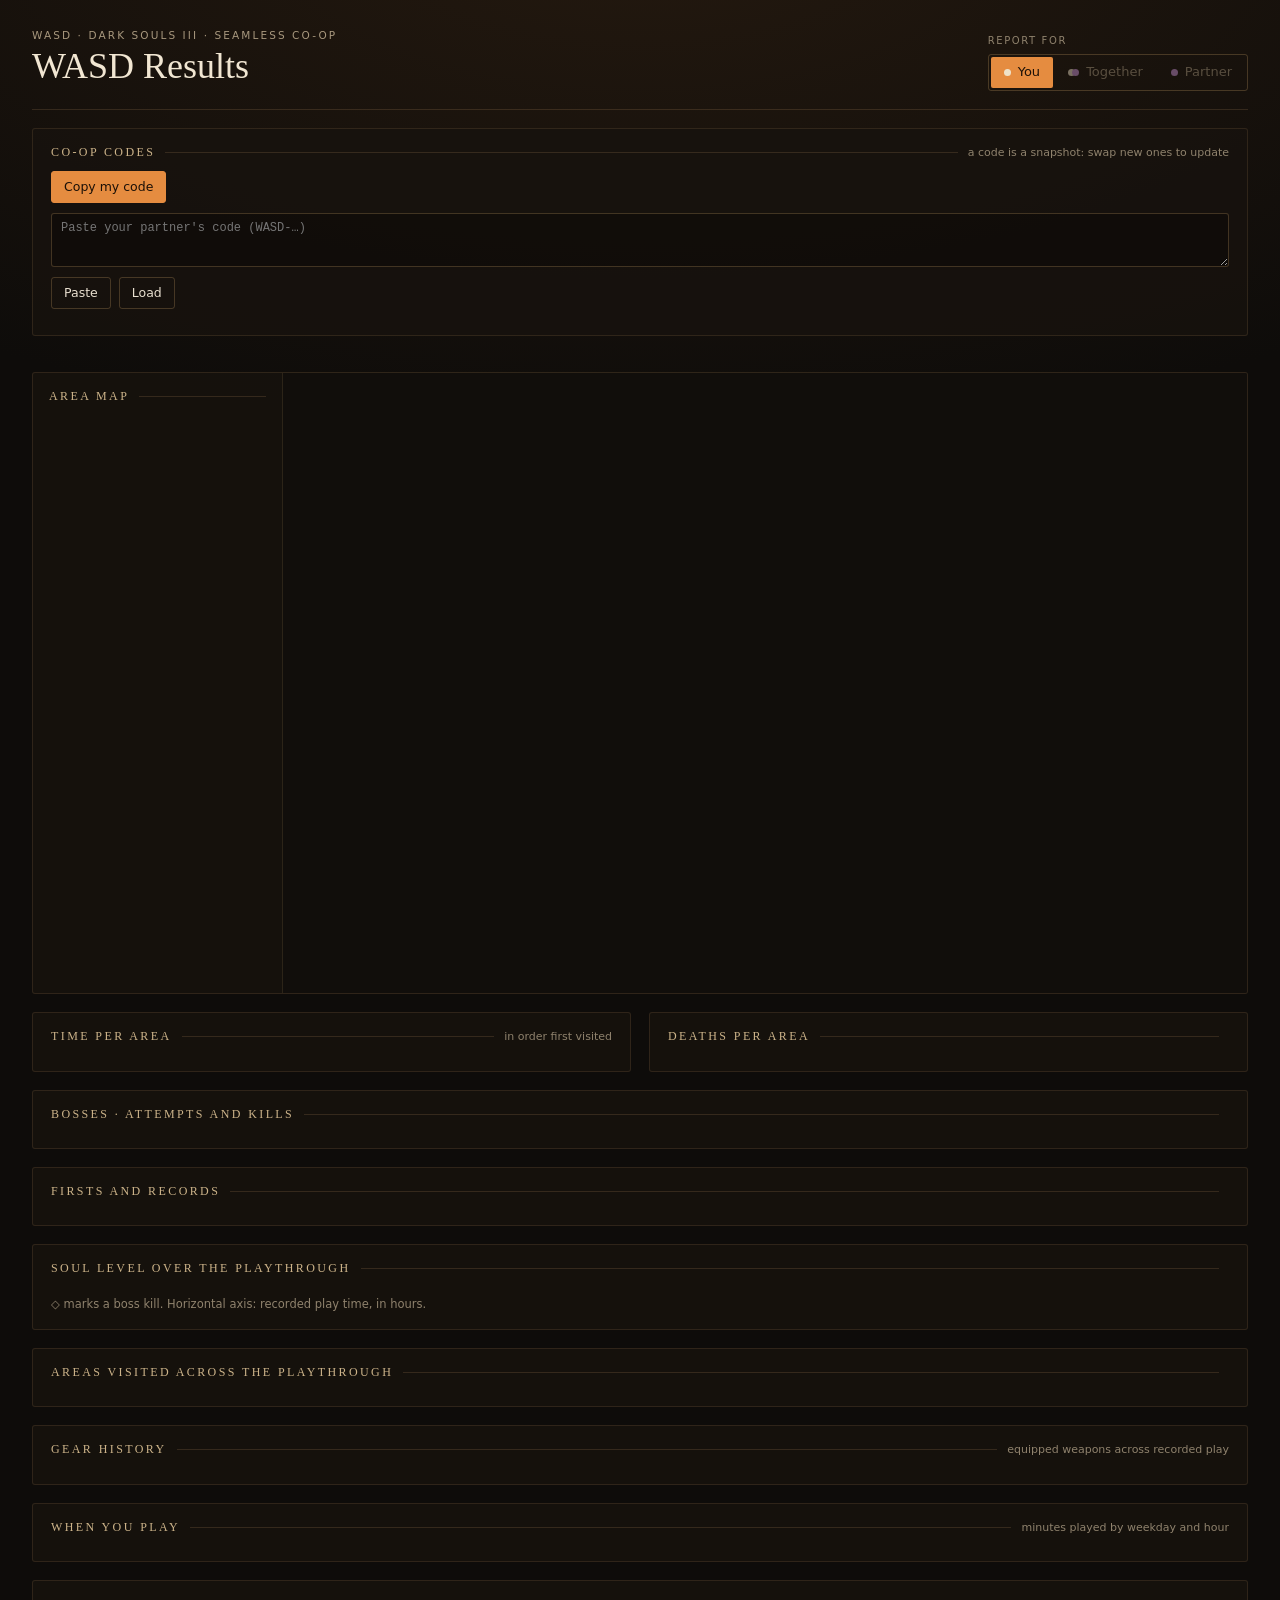
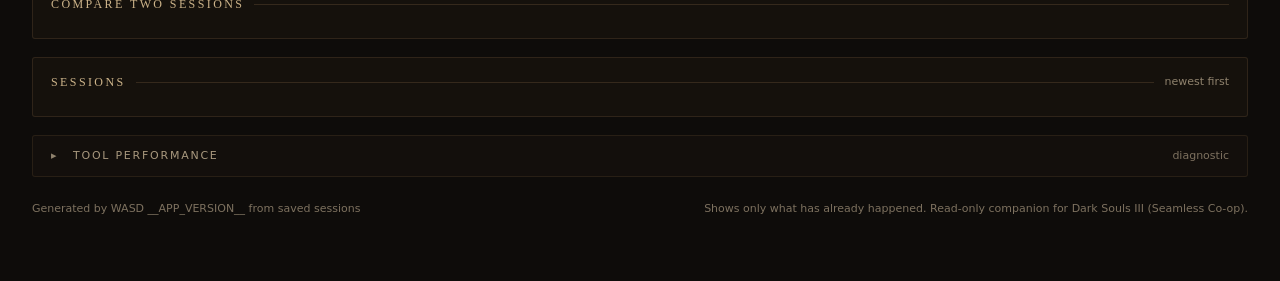
<file: templates/results_template.html>
<!doctype html>
<html lang="en">
<head>
<meta charset="utf-8">
<meta name="viewport" content="width=device-width, initial-scale=1">
<title>WASD Results</title>
<!-- Results page for WASD. `wasd-cli.exe report` copies this
     template (templates/results_template.html) to reports/results.html with every saved session (sessions/*/*.jsonl)
     injected in place of the data token on the SESSIONS line below, then opens it. The live page's
     Results button opens the same page served by WASD at /results, built fresh, where the co-op
     cards also swap codes with your partner and compare the two of you (through WASD's own
     /api/coop, on this PC), and keeps itself current as you play (/api/sessions). Your partner comes from a pasted code or, while
     a co-op session runs on the live page, live from that session. Everything
     else is inline: no network, no install, no fonts to fetch. One theme, the guide's Bonfire
     (dark, warm), with Windows system fonts. -->
<style>
  :root {
    color-scheme: dark;
    --bg: #0e0c0a;
    --panel: rgba(24, 19, 14, .82);
    --cell: rgba(255, 240, 220, .035);
    --track: rgba(255, 240, 220, .05);
    --line: rgba(214, 170, 110, .13);
    --rule: rgba(214, 170, 110, .16);
    --ctl: rgba(214, 170, 110, .25);
    --hover: rgba(214, 170, 110, .08);
    --text: #e8dfcf;
    --bright: #f1e6d2;
    --soft: #cfc3ae;
    --dim: #a8987e;
    --meta: #8f826d;
    --faint: #7d715f;
    --muted: #6f6455;
    --title: #cdb48a;
    --acc: oklch(0.72 0.14 58);
    --acc-ink: #1b1007;
    --death: oklch(0.62 0.17 25);
    --good: oklch(0.75 0.12 140);
    --bad: oklch(0.70 0.13 30);
    --you: #efe2c8;
    --partner: oklch(0.74 0.11 320);
    --partner-text: oklch(0.82 0.09 320);
    --serif: 'Palatino Linotype', Palatino, 'Book Antiqua', Georgia, serif;
    --mono: Consolas, ui-monospace, monospace;
    /* The names the co-op comparison's charts draw with. */
    --series-1: var(--you);
    --series-2: var(--partner);
    --text-primary: var(--text);
    --text-secondary: var(--dim);
    --text-muted: var(--meta);
    --grid: rgba(214, 170, 110, .08);
    --axis: rgba(214, 170, 110, .22);
    --surface-1: #18130e;
    --border: var(--line);
    --page: #110e0b;
  }
  * { box-sizing: border-box; }
  [hidden] { display: none !important; }
  body {
    margin: 0; min-height: 100vh; color: var(--text);
    background: var(--bg) radial-gradient(ellipse 90% 520px at 50% -80px, #24190f 0%, #0e0c0a 100%) no-repeat;
    font: 13px/1.45 'Segoe UI', system-ui, sans-serif; font-variant-numeric: tabular-nums;
  }
  ::-webkit-scrollbar { height: 8px; width: 8px; }
  ::-webkit-scrollbar-thumb { background: rgba(214, 170, 110, .2); }
  a { color: #d9b98a; }
  button { font: inherit; color: inherit; }
  .u { all: unset; cursor: pointer; box-sizing: border-box; }
  .u:focus-visible, .btn:focus-visible { outline: 1px solid var(--acc); outline-offset: 2px; }
  .u:disabled { cursor: default; }
  main { max-width: 1360px; margin: 0 auto; padding: 28px 32px 64px; display: flex; flex-direction: column; gap: 18px; }
  @media (max-width: 700px) { main { padding: 20px 16px 48px; } }

  /* header */
  header.top { display: flex; align-items: flex-end; gap: 24px; flex-wrap: wrap; padding-bottom: 18px; border-bottom: 1px solid var(--rule); }
  .htitle { flex: 1; min-width: 300px; display: flex; flex-direction: column; gap: 4px; }
  .eyebrow { font-size: 10.5px; letter-spacing: .2em; text-transform: uppercase; color: var(--dim); }
  h1 { margin: 0; font: 400 36px/1.1 var(--serif); color: var(--bright); }
  .subtitle { font-size: 13.5px; color: var(--dim); }
  .hctl { display: flex; gap: 16px; align-items: flex-end; flex-wrap: wrap; }
  .ctl { display: flex; flex-direction: column; gap: 5px; position: relative; }
  .ctl-label { font-size: 10px; letter-spacing: .16em; text-transform: uppercase; color: var(--meta); }
  .pick { display: flex; align-items: center; gap: 10px; padding: 7px 12px; border: 1px solid var(--ctl); border-radius: 3px; min-width: 170px; font-size: 13px; }
  .pick:hover { background: var(--hover); }
  .pick .name { flex: 1; }
  .pick .caret { color: var(--meta); }
  .menu { position: absolute; top: 100%; left: 0; margin-top: 4px; width: 240px; z-index: 5; background: #1b1611; border: 1px solid rgba(214, 170, 110, .3);
          box-shadow: 0 14px 30px rgba(0, 0, 0, .6); padding: 6px; display: flex; flex-direction: column; }
  .menu button { display: flex; justify-content: space-between; gap: 10px; padding: 8px 10px; }
  .menu button:hover, .menu button.on { background: rgba(214, 140, 60, .09); }
  .menu button .n { color: var(--dim); white-space: nowrap; }
  .seg { display: flex; gap: 2px; padding: 2px; border: 1px solid var(--ctl); border-radius: 3px; }
  .seg button { display: flex; align-items: center; gap: 7px; padding: 6px 13px; font-size: 13px; border-radius: 2px; color: var(--dim); transition: background .25s, color .25s; }
  .seg button.on { background: var(--acc); color: var(--acc-ink); }
  .seg button:disabled { opacity: .45; }
  .seg .d { width: 7px; height: 7px; border-radius: 50%; background: var(--you); }
  .seg .d.partner { background: var(--partner); }
  .seg .d.over { margin-left: -10px; }

  /* panels */
  .panel { padding: 16px 18px; background: var(--panel); border: 1px solid var(--line); border-radius: 3px; display: flex; flex-direction: column; gap: 10px; min-width: 0; }
  .ph { display: flex; align-items: center; gap: 10px; }
  .pt { font: 12px var(--serif); letter-spacing: .2em; text-transform: uppercase; color: var(--title); white-space: nowrap; }
  .rule { flex: 1; height: 1px; background: var(--rule); }
  .meta { font-size: 11px; color: var(--meta); }
  .note { font-size: 11.5px; color: var(--meta); }
  .empty { color: var(--meta); font-size: 13px; padding: 18px 0; text-align: center; }
  .pair2 { display: grid; grid-template-columns: repeat(auto-fit, minmax(min(100%, 440px), 1fr)); gap: 18px; }

  /* buttons and inputs */
  .btn { all: unset; cursor: pointer; box-sizing: border-box; padding: 6px 12px; border: 1px solid var(--ctl); border-radius: 3px; font-size: 12.5px; color: var(--text); }
  .btn:hover { background: var(--hover); }
  .btn.primary { background: var(--acc); border-color: var(--acc); color: var(--acc-ink); }
  .btn:disabled { cursor: default; opacity: .45; background: none; color: var(--dim); }

  /* co-op codes */
  .coopbar { display: flex; flex-wrap: wrap; align-items: center; gap: 8px; }
  .coopmsg { font-size: 12px; color: var(--dim); }
  .coopmsg.err { color: var(--bad); }
  #coop textarea { display: block; width: 100%; resize: vertical; min-height: 54px; padding: 7px 9px; font: 12px var(--mono); color: var(--text);
                   background: rgba(0, 0, 0, .25); border: 1px solid var(--ctl); border-radius: 3px; word-break: break-all; }
  #coop textarea:disabled { opacity: .45; }
  .coopstate { font-size: 12.5px; color: var(--soft); margin: 0; }

  /* tiles */
  .tiles { display: grid; grid-template-columns: repeat(auto-fit, minmax(168px, 1fr)); gap: 10px; }
  .tile { padding: 14px 16px; background: var(--panel); border: 1px solid var(--line); border-radius: 3px; display: flex; flex-direction: column; gap: 3px; min-width: 0; }
  .tile .k { font-size: 10px; letter-spacing: .14em; text-transform: uppercase; color: var(--dim); }
  .tile .v { font: 30px/1.15 var(--serif); color: var(--bright); text-wrap: balance; overflow-wrap: anywhere; }
  .tile .v.text { font-size: 19px; }
  .tile .s { font-size: 11.5px; color: var(--meta); margin-top: 2px; text-wrap: pretty; }

  /* area map */
  .mapp { background: var(--panel); border: 1px solid var(--line); border-radius: 3px; display: grid; grid-template-columns: minmax(200px, 250px) minmax(0, 1fr); overflow: hidden; }
  @media (max-width: 760px) { .mapp { grid-template-columns: 1fr; } .mlist { max-height: 220px !important; border-right: 0 !important; border-bottom: 1px solid var(--line); } }
  .mlist { padding: 16px 0 12px; border-right: 1px solid rgba(214, 170, 110, .12); display: flex; flex-direction: column; min-height: 0; max-height: 620px; }
  .mlist .ph { padding: 0 16px 10px; }
  .mitems { overflow: auto; display: flex; flex-direction: column; }
  .mitems button { display: flex; flex-direction: column; gap: 2px; padding: 8px 16px; transition: background .2s; }
  .mitems button:hover { background: rgba(214, 140, 60, .12); }
  .mitems button.on { background: rgba(214, 140, 60, .12); box-shadow: inset 2px 0 0 var(--acc); }
  .mitems .an { font-size: 13.5px; color: var(--soft); }
  .mitems button.on .an { color: var(--bright); }
  .mitems .as { font-size: 11px; color: var(--meta); }
  .mcanvas { position: relative; height: 620px; min-width: 0; background: #110e0b; }
  @media (max-width: 760px) { .mcanvas { height: 460px; } }
  .mcanvas canvas { position: absolute; inset: 0; width: 100%; height: 100%; cursor: grab; touch-action: none; }
  .mcanvas canvas.dragging { cursor: grabbing; }
  .mcanvas .mempty { position: absolute; inset: 0; display: grid; place-items: center; color: var(--meta); padding: 24px; text-align: center; }
  .mtitle { position: absolute; top: 14px; left: 16px; display: flex; flex-direction: column; gap: 2px; pointer-events: none; }
  .mtitle .t { font: 22px var(--serif); color: var(--bright); }
  .mtitle .s { font-size: 12px; color: var(--dim); }
  .mtitle .h { font-size: 11px; color: var(--faint); }
  .mtools { position: absolute; top: 14px; right: 14px; display: flex; gap: 6px; align-items: center; flex-wrap: wrap; justify-content: flex-end; }
  .mseg { display: flex; gap: 2px; padding: 2px; background: rgba(24, 19, 14, .92); border: 1px solid var(--ctl); }
  .mseg button { padding: 5px 10px; font-size: 12px; color: var(--text); }
  .mseg button.on { background: var(--acc); color: var(--acc-ink); }
  .mbtn { min-width: 28px; height: 28px; padding: 0 10px; display: grid; place-items: center; background: rgba(24, 19, 14, .92); border: 1px solid var(--ctl); font-size: 12px; }
  .mbtn.sq { width: 28px; padding: 0; font-size: 14px; }
  .mheight { position: absolute; top: 56px; right: 14px; display: flex; align-items: center; gap: 10px; padding: 6px 12px; background: rgba(24, 19, 14, .92);
             border: 1px solid var(--rule); font-size: 12px; }
  .mheight span:first-child { color: var(--dim); }
  .mheight input { width: 120px; accent-color: var(--acc); }
  .mheight .x { width: 30px; text-align: right; font-family: var(--mono); }
  .mlegend { position: absolute; left: 16px; bottom: 14px; display: flex; gap: 16px; align-items: center; flex-wrap: wrap; padding: 8px 12px; background: rgba(24, 19, 14, .92);
             border: 1px solid var(--rule); font-size: 11.5px; color: var(--dim); max-width: calc(100% - 32px); }
  .mlegend > span { display: flex; align-items: center; gap: 6px; }
  .mlegend .ramp { width: 90px; height: 5px; background: linear-gradient(90deg, #4f7391, #b9a68a, #f0b45a); }
  .mlegend .hr { font-family: var(--mono); color: var(--meta); }
  .mlegend .x { color: var(--death); font-weight: 700; }
  .mlegend .dia { width: 7px; height: 7px; transform: rotate(45deg); background: oklch(0.80 0.14 75); }

  /* bars per area */
  .brow { display: grid; grid-template-columns: minmax(0, 190px) minmax(0, 1fr) 82px; gap: 12px; align-items: center; min-height: 22px; }
  .brow .n { font-size: 12.5px; white-space: nowrap; overflow: hidden; text-overflow: ellipsis; color: var(--text); }
  .brow.zero .n { color: var(--muted); }
  .brow .tr { height: 8px; background: var(--track); }
  .brow .fill { height: 100%; transition: width .5s ease; }
  .brow .v { text-align: right; font-size: 12.5px; color: var(--text); white-space: nowrap; }

  /* soul level */
  .lvl { display: grid; grid-template-columns: 34px minmax(0, 1fr); gap: 8px; }
  .lvl .ya, .lvl .plot { position: relative; height: 230px; }
  .lvl .ya span { position: absolute; right: 0; transform: translateY(-50%); font-size: 11px; color: var(--meta); }
  .lvl .plot { border-left: 1px solid rgba(214, 170, 110, .18); border-bottom: 1px solid rgba(214, 170, 110, .18); }
  .lvl .gl { position: absolute; left: 0; right: 0; height: 1px; background: rgba(214, 170, 110, .06); }
  .lvl svg { position: absolute; inset: 0; width: 100%; height: 100%; overflow: visible; }
  .lvl .end { position: absolute; transform: translate(calc(-100% - 6px), -125%); font: 15px var(--serif); color: var(--bright); white-space: nowrap; pointer-events: none; }
  .lvl .cross { position: absolute; top: 0; bottom: 0; width: 1px; background: rgba(214, 170, 110, .35); pointer-events: none; }
  .lvl .dot { position: absolute; width: 9px; height: 9px; border-radius: 50%; background: var(--acc); border: 2px solid #110e0b; transform: translate(-50%, -50%); pointer-events: none; }
  .lvl .xa { position: relative; height: 16px; }
  .lvl .xa span { position: absolute; transform: translateX(-50%); font-size: 11px; color: var(--meta); white-space: nowrap; }

  /* bosses */
  .bt { display: grid; grid-template-columns: minmax(0, 1.3fr) minmax(0, 1.6fr) 110px 110px; gap: 16px; align-items: center; padding: 8px 0;
        border-bottom: 1px solid rgba(214, 170, 110, .07); }
  .bt.head { padding: 0 0 6px; font-size: 10px; letter-spacing: .14em; text-transform: uppercase; color: var(--meta); border-bottom-color: rgba(214, 170, 110, .12); }
  .bt .num { text-align: right; }
  .bt .dim { color: var(--dim); font-size: 12px; }
  .bname { font: 16.5px var(--serif); color: var(--bright); white-space: nowrap; overflow: hidden; text-overflow: ellipsis; }
  .bt.open .bname { color: var(--soft); }
  .barea { font-size: 11px; color: var(--meta); }
  .bmarks { display: flex; align-items: center; gap: 8px; min-width: 0; font-size: 12px; }
  .bmarks .bx { color: var(--death); letter-spacing: 1px; white-space: nowrap; overflow: hidden; }
  .bmarks .bx em { font-style: normal; color: var(--meta); margin-left: 4px; }
  .bmarks .ok { color: var(--acc); }
  .bmarks .bn { color: var(--meta); white-space: nowrap; }

  /* firsts and records */
  .recs { display: grid; grid-template-columns: repeat(auto-fit, minmax(min(100%, 230px), 1fr)); gap: 10px; }
  .rec { padding: 12px 14px; background: var(--cell); display: flex; flex-direction: column; gap: 4px; min-width: 0; }
  .rec .k { font-size: 10px; letter-spacing: .14em; text-transform: uppercase; color: var(--dim); }
  .rec .v { font: 22px/1.15 var(--serif); color: var(--bright); }
  .rec .d { font-size: 11.5px; color: var(--meta); text-wrap: pretty; }

  /* gear history */
  .gear { display: grid; grid-template-columns: 92px minmax(0, 1fr); gap: 4px 12px; align-items: center; }
  .gear .gl { font-size: 10px; letter-spacing: .14em; text-transform: uppercase; color: var(--dim); }
  .gt { position: relative; height: 28px; background: rgba(255, 240, 220, .03); }
  .gt div { position: absolute; top: 0; bottom: 0; border-left: 2px solid #110e0b; display: flex; align-items: center; padding: 0 8px; overflow: hidden;
            white-space: nowrap; text-overflow: ellipsis; font-size: 12px; color: var(--bright); }
  .lvl .kill { position: absolute; width: 8px; height: 8px; transform: translate(-50%, -50%) rotate(45deg); background: #110e0b; border: 1.5px solid var(--acc); }

  /* timeline */
  .tlt { position: relative; height: 18px; }
  .tlt span { position: absolute; bottom: 0; font-size: 10.5px; color: var(--meta); white-space: nowrap; }
  .tlk { position: relative; height: 34px; background: rgba(255, 240, 220, .03); }
  .tlk div { position: absolute; top: 0; bottom: 0; }
  .tlk div.first { border-left: 2px solid #110e0b; }
  .tll { display: flex; flex-wrap: wrap; gap: 6px 16px; font-size: 11.5px; color: var(--soft); }
  .tll span { display: flex; align-items: center; gap: 6px; }
  .tll i { width: 10px; height: 10px; }
  .tll em { font-style: normal; color: var(--meta); }

  /* when you play */
  .heat { display: grid; grid-template-columns: 34px repeat(24, minmax(0, 1fr)); gap: 2px; }
  .heat .hl { font-size: 10px; color: var(--meta); white-space: nowrap; }
  .heat .dl { font-size: 11px; color: var(--dim); line-height: 18px; }
  .heat .c { height: 18px; background: var(--cell); }
  .heatsum { font-size: 11.5px; color: var(--soft); }

  /* compare two sessions */
  .chips { display: flex; align-items: center; gap: 10px; flex-wrap: wrap; }
  .chips .l { width: 16px; font: 16px var(--serif); color: var(--acc); }
  .chips .o { display: flex; flex-wrap: wrap; gap: 3px; }
  .chips button { padding: 3px 8px; font-size: 11.5px; border: 1px solid rgba(214, 170, 110, .2); color: var(--soft); transition: background .2s; }
  .chips button:hover { background: var(--hover); }
  .chips button.on { background: var(--acc); border-color: var(--acc); color: var(--acc-ink); }
  .cmpt { display: grid; grid-template-columns: minmax(120px, 180px) minmax(0, 1fr) minmax(0, 1fr) 110px; margin-top: 4px; font-size: 12.5px; }
  .cmpt > span { padding: 6px 12px 6px 0; border-bottom: 1px solid rgba(214, 170, 110, .06); min-width: 0; overflow: hidden; text-overflow: ellipsis; white-space: nowrap; }
  .cmpt .k { color: var(--dim); }
  .cmpt .h { font: 16px var(--serif); color: var(--bright); border-bottom-color: rgba(214, 170, 110, .14); }
  .cmpt .hk { font-size: 10px; letter-spacing: .14em; text-transform: uppercase; color: var(--meta); border-bottom-color: rgba(214, 170, 110, .14); align-self: end; }
  .cmpt .d { text-align: right; padding-right: 0; color: var(--meta); }
  .cmpt .d.good { color: var(--good); }
  .cmpt .d.bad { color: var(--bad); }

  /* sessions table */
  .stwrap { overflow-x: auto; }
  .st { min-width: 900px; }
  .st .r { display: grid; grid-template-columns: 44px 120px 56px 64px minmax(0, 1fr) 56px 80px 80px minmax(0, .8fr); gap: 12px; align-items: center; padding: 7px 0;
           border-bottom: 1px solid rgba(214, 170, 110, .06); font-size: 12.5px; }
  .st .r.head { padding: 0 0 6px; font-size: 10px; letter-spacing: .12em; text-transform: uppercase; color: var(--meta); border-bottom-color: rgba(214, 170, 110, .14); }
  .st .r span { white-space: nowrap; overflow: hidden; text-overflow: ellipsis; }
  .st .num { text-align: right; }
  .st .dim { color: var(--dim); }

  /* tool performance */
  .perf { background: rgba(24, 19, 14, .6); border: 1px solid rgba(214, 170, 110, .1); border-radius: 3px; display: flex; flex-direction: column; }
  .perf > button { display: flex; align-items: center; gap: 12px; padding: 12px 18px; }
  .perf > button:hover { background: rgba(214, 170, 110, .05); }
  .perf .ar { font-size: 11px; color: var(--meta); width: 10px; }
  .perf .lb { font-size: 11px; letter-spacing: .16em; text-transform: uppercase; color: var(--dim); }
  .perf .vd { font-size: 12.5px; color: var(--soft); flex: 1; min-width: 0; white-space: nowrap; overflow: hidden; text-overflow: ellipsis; }
  .perf .dg { font-size: 11px; color: var(--faint); }
  .perfbody { padding: 4px 18px 18px; display: grid; grid-template-columns: repeat(auto-fit, minmax(min(100%, 280px), 1fr)); gap: 18px; }
  .pc { display: flex; flex-direction: column; gap: 6px; min-width: 0; }
  .pc .hd { display: flex; justify-content: space-between; font-size: 11.5px; }
  .pc .hd span:first-child { color: var(--dim); }
  .pc .hd span:last-child { color: var(--meta); font-family: var(--mono); }
  .pc .bars { height: 90px; display: flex; align-items: flex-end; gap: 2px; border-bottom: 1px solid var(--rule); }
  .pc .b { flex: 1; position: relative; height: 100%; display: flex; align-items: flex-end; }
  .pc .b > i { display: block; width: 100%; }
  .pc .b > b { position: absolute; left: 0; right: 0; height: 2px; background: var(--death); }
  .pc .nt { font-size: 10.5px; color: var(--faint); }

  footer { display: flex; gap: 16px; flex-wrap: wrap; font-size: 11px; color: var(--faint); padding-top: 6px; }
  footer .sp { flex: 1; }

  #tip { position: fixed; pointer-events: none; z-index: 10; display: none; background: #1b1611; color: var(--text); border: 1px solid rgba(214, 170, 110, .3);
         padding: 6px 10px; font-size: 12.5px; box-shadow: 0 10px 24px rgba(0, 0, 0, .55); max-width: 280px; }
  #tip b { font-weight: 600; color: var(--bright); }
  #tip .m { color: var(--dim); }

  /* pair mode */
  .pd { display: inline-block; width: 7px; height: 7px; border-radius: 50%; background: var(--you); flex: none; }
  .pd.them { background: var(--partner); }
  .pd.together { background: var(--acc); }
  .tile .pv { display: flex; align-items: center; gap: 8px; min-width: 0; }
  .tile .v.sm { font-size: 24px; }
  .tile .v.sm.text { font-size: 16px; }
  .v.them, .rv .v.them { color: var(--partner-text); }
  .played { display: grid; grid-template-columns: repeat(auto-fit, minmax(min(100%, 420px), 1fr)); gap: 28px; padding: 8px 10px; }
  .played .eyebrow.acc { color: var(--acc); }
  .played .big { font: 56px/1 var(--serif); color: var(--bright); margin-top: 8px; }
  .played .sub2 { font-size: 14px; color: var(--soft); margin-top: 8px; }
  .played .who2 { display: flex; gap: 22px; flex-wrap: wrap; margin-top: 12px; font-size: 12.5px; color: var(--dim); }
  .played .who2 span { display: flex; align-items: center; gap: 7px; }
  .played .who2 b { font-weight: 400; }
  .played b.me { color: var(--you); }
  .played b.them { color: var(--partner-text); }
  .pstats { display: grid; grid-template-columns: repeat(3, minmax(0, 1fr)); gap: 8px; align-content: start; }
  .pstats > div { padding: 10px 12px; background: var(--cell); }
  .pstats .k { font-size: 10px; letter-spacing: .14em; text-transform: uppercase; color: var(--dim); }
  .pstats .v { font: 26px var(--serif); color: var(--bright); }
  .pstats .s { font-size: 11px; color: var(--meta); }
  .brow .two { display: flex; flex-direction: column; gap: 2px; }
  /* Together's time per area: both times are too wide for the value
     column, so they show over the row on hover instead. */
  .brow.hov { grid-template-columns: minmax(0, 190px) minmax(0, 1fr); margin: 0 -6px; padding: 0 6px; border-radius: 3px; cursor: default; }
  .brow.hov:hover { background: var(--cell); }
  .brow.hov:hover .n { color: var(--bright); }
  #tip .tl { display: flex; align-items: center; gap: 6px; white-space: nowrap; }
  #tip .tl .tv { margin-left: auto; padding-left: 14px; color: var(--bright); font-variant-numeric: tabular-nums; }
  .brow .tr.thin { height: 5px; }
  .plines { display: flex; flex-direction: column; gap: 3px; min-width: 0; }
  .pline { display: flex; align-items: center; gap: 8px; min-height: 22px; font-size: 12px; }
  .pline .bx { color: var(--death); letter-spacing: 1px; white-space: nowrap; overflow: hidden; }
  .pline .bx em { font-style: normal; color: var(--meta); margin-left: 4px; }
  .pline .ok { color: var(--acc); }
  .pline .bn { color: var(--meta); white-space: nowrap; }
  .pcol { display: flex; flex-direction: column; gap: 3px; }
  .pcol span { line-height: 22px; }
  .tag { font: 10px 'Segoe UI', system-ui, sans-serif; letter-spacing: .12em; text-transform: uppercase; color: var(--acc); }
  .rec .rl { display: flex; flex-direction: column; gap: 1px; }
  .rec .rv { display: flex; align-items: center; gap: 8px; }
  .rec .v.sm { font-size: 20px; }
  .rec .ahead { font-size: 10px; letter-spacing: .12em; text-transform: uppercase; color: var(--acc); }
  .joint { display: grid; grid-template-columns: 130px minmax(0, 1fr); gap: 6px 12px; align-items: center; }
  .joint .ln { display: flex; align-items: center; gap: 7px; font-size: 12.5px; color: var(--you); }
  .joint .ln.together { color: oklch(0.80 0.12 62); }
  .joint .ln.them { color: var(--partner-text); }
  .lane { position: relative; height: 30px; background: rgba(255, 240, 220, .03); }
  .lane.together { height: 40px; }
  .lane div { position: absolute; top: 3px; bottom: 3px; display: grid; place-items: center; font-size: 10.5px; overflow: hidden; white-space: nowrap;
              background: rgba(239, 226, 200, .75); color: #1b1007; }
  .lane.together div { background: var(--acc); }
  .lane.them div { background: oklch(0.74 0.11 320 / .8); color: #1a0d18; }
  .hname { display: flex; align-items: center; gap: 7px; font-size: 12.5px; margin: 6px 0; color: var(--you); }
  .hname.them { color: var(--partner-text); }
  .who-found { display: grid; grid-template-columns: repeat(auto-fit, minmax(min(100%, 460px), 1fr)); gap: 28px; }
  .wf { display: grid; grid-template-columns: minmax(0, 1fr) 64px 64px 54px 64px; gap: 4px 10px; font-size: 12.5px; }
  .wf .h { font-size: 10px; letter-spacing: .12em; text-transform: uppercase; color: var(--meta); padding-bottom: 5px; border-bottom: 1px solid rgba(214, 170, 110, .12); }
  .wf .h.me { color: var(--you); }
  .wf .h.them { color: var(--partner-text); }
  .wf .num { text-align: right; }
  .wf .dim { color: var(--dim); }
  .wf .n { white-space: nowrap; overflow: hidden; text-overflow: ellipsis; }
  .wf .tot { color: var(--bright); padding-top: 6px; border-top: 1px solid rgba(214, 170, 110, .12); }
  .kg { display: flex; flex-direction: column; gap: 6px; margin: 8px 0; }
  .kg .kt { font-size: 11px; letter-spacing: .12em; text-transform: uppercase; color: var(--soft); }
  .kg.together .kt { color: var(--acc); }
  .kg.me .kt { color: var(--you); }
  .kg.them .kt { color: var(--partner-text); }
  .chiplist { display: flex; flex-wrap: wrap; gap: 5px; }
  .chiplist span { padding: 3px 9px; font-size: 12px; border: 1px solid rgba(214, 170, 110, .22); }
  .kg.together .chiplist span { border-color: oklch(0.72 0.14 58 / .45); }
  .chiplist em { font-style: normal; color: var(--muted); font-size: 12px; }
  .only { display: flex; align-items: center; gap: 10px; font-size: 12.5px; color: var(--soft); margin: 4px 0; }
  .chips button.them { color: var(--partner-text); }
  .chips button.me { color: var(--you); }
  .chips button.on { color: var(--acc-ink); }
  .st .r.pr { grid-template-columns: 96px 120px 56px 64px minmax(0, 1fr) 72px 120px minmax(0, .9fr); }
  .st .r.together { background: rgba(214, 140, 60, .06); }
  .st .w.me { color: var(--you); }
  .st .w.them { color: var(--partner-text); }
  .st .w.together { color: oklch(0.80 0.12 62); }

  /* Together: the co-op comparison */
  .cap { font-size: 11.5px; color: var(--meta); margin: 0; }
  .cap.warn { color: var(--bad); }
  .players { display: grid; grid-template-columns: 1fr 1fr; gap: 12px; }
  @media (max-width: 560px) { .players { grid-template-columns: 1fr; } }
  .who { background: var(--cell); border-left: 3px solid var(--you); padding: 10px 14px; }
  .who.b { border-left-color: var(--partner); }
  .who .wn { font: 22px var(--serif); color: var(--bright); }
  .who .wn .you { font: 11px 'Segoe UI', system-ui, sans-serif; letter-spacing: .14em; text-transform: uppercase; color: var(--meta); }
  .who.b .wn { color: var(--partner-text); }
  .who .ws { font-size: 12.5px; color: var(--dim); margin-top: 2px; }
  .who .wa { font-size: 11.5px; color: var(--meta); margin-top: 4px; }
  .players .where { grid-column: 1 / -1; font-size: 13px; color: var(--soft); }
  .legend { display: flex; gap: 16px; font-size: 12px; color: var(--dim); }
  .legend i { display: inline-block; width: 8px; height: 8px; border-radius: 50%; margin-right: 7px; background: var(--you); }
  .legend i.b { background: var(--partner); }
  .stack > div + div { margin-top: 14px; padding-top: 10px; border-top: 1px solid var(--grid); }
  .overlap { display: flex; height: 10px; overflow: hidden; gap: 2px; margin: 4px 0 6px; }
  .overkey { display: flex; flex-wrap: wrap; gap: 4px 14px; font-size: 12px; color: var(--dim); margin-bottom: 10px; }
  .overkey i { display: inline-block; width: 9px; height: 9px; margin-right: 6px; vertical-align: -1px; }
  .fgrid { columns: 2 220px; column-gap: 20px; }
  .fg { break-inside: avoid; margin-bottom: 10px; }
  .fg h3 { font-size: 10px; font-weight: 400; letter-spacing: .14em; text-transform: uppercase; color: var(--meta); margin: 0 0 3px; }
  .fr { display: flex; align-items: center; gap: 5px; font-size: 13px; line-height: 1.6; }
  .fr span { margin-left: 4px; }
  .fr .dot { flex: none; width: 9px; height: 9px; border-radius: 50%; border: 1.5px solid var(--axis); box-sizing: border-box; }
  .fr .dot.a.on { background: var(--you); border-color: var(--you); }
  .fr .dot.b.on { background: var(--partner); border-color: var(--partner); }
  .fr .dot.held { box-shadow: 0 0 0 2px var(--surface-1), 0 0 0 3.5px var(--meta); }
  svg { display: block; width: 100%; height: auto; overflow: visible; }
  svg text { font-family: 'Segoe UI', system-ui, sans-serif; }
</style>
</head>
<body>
<main>
  <header class="top">
    <div class="htitle">
      <div class="eyebrow">WASD · Dark Souls III · Seamless Co-op</div>
      <h1 id="title">WASD Results</h1>
      <div class="subtitle" id="subtitle"></div>
    </div>
    <div class="hctl">
      <div class="ctl" id="charCtl" hidden>
        <span class="ctl-label">Character on this save</span>
        <button class="u pick" id="charBtn" aria-haspopup="listbox" aria-expanded="false"><span class="name" id="charName"></span><span class="caret">▾</span></button>
        <div class="menu" id="charMenu" role="listbox" hidden></div>
      </div>
      <div class="ctl" id="tierCtl" hidden>
        <span class="ctl-label">Spoilers</span>
        <div class="seg" id="tiers" role="group" aria-label="Spoiler tier"
             title="The same setting as on the live page and the overlay. Your own results only show what you've done, and your partner's never name anything you haven't reached, at any tier.">
          <button class="u" data-tier="0" title="Counts only">Off</button>
          <button class="u" data-tier="1" title="Hints, no names">Vague</button>
          <button class="u" data-tier="2" title="Kinds &amp; directions">Category</button>
          <button class="u" data-tier="3" title="Everything named">Full</button>
        </div>
      </div>
      <div class="ctl">
        <span class="ctl-label">Report for</span>
        <div class="seg" id="modes">
          <button class="u on" data-mode="you"><i class="d"></i><span id="modeYou">You</span></button>
          <button class="u" data-mode="together" disabled title="Load your partner's code below to compare"><i class="d"></i><i class="d partner over"></i>Together</button>
          <button class="u" data-mode="partner" disabled title="Your partner's own report comes with pair mode"><i class="d partner"></i><span id="modePartner">Partner</span></button>
        </div>
      </div>
    </div>
  </header>

  <section class="panel" id="coop">
    <div class="ph"><span class="pt">Co-op codes</span><span class="rule"></span><span class="meta">a code is a snapshot: swap new ones to update</span></div>
    <div class="coopbar">
      <button class="btn primary" data-coop="copy">Copy my code</button>
      <span class="coopmsg" id="coopCopyMsg"></span>
    </div>
    <textarea id="coopIn" rows="2" placeholder="Paste your partner's code (WASD-…)" spellcheck="false" aria-label="Partner's code"></textarea>
    <div class="coopbar">
      <button class="btn" data-coop="paste" title="Paste from the clipboard into the box">Paste</button>
      <button class="btn" data-coop="load">Load</button>
      <button class="btn" data-coop="clear" hidden>Clear partner data</button>
      <span class="coopmsg" id="coopMsg"></span>
    </div>
    <p class="coopstate" id="coopState"></p>
  </section>

  <div id="solo" style="display:flex;flex-direction:column;gap:18px">
    <section class="panel" id="played" hidden><div id="playedBody"></div></section>

  <div id="compare" hidden>
    <section class="panel">
      <div class="ph"><span class="pt">Right now</span><span class="rule"></span><span class="meta">from the game and your partner's code</span></div>
      <div class="players" id="cmpPlayers"></div>
      <p class="cap" id="cmpNote" hidden></p>
      <div id="cmpNotes"></div>
      <div class="legend"><span><i class="a"></i>You</span><span><i class="b"></i>Your partner</span></div>
    </section>
    <section class="pair2">
      <div class="panel">
        <div class="ph"><span class="pt">Progress</span><span class="rule"></span><span class="meta">out of the game's total, where there is one</span></div>
        <div id="cmpProgress"></div>
      </div>
      <div class="panel">
        <div class="ph"><span class="pt">Character</span><span class="rule"></span><span class="meta">soul level, attributes, max HP, FP and stamina</span></div>
        <div id="cmpCharacter" class="stack"></div>
      </div>
    </section>
    <section class="panel">
      <div class="ph"><span class="pt">Key items</span><span class="rule"></span><span class="meta">ringed: still held</span></div>
      <div id="cmpKeys"></div>
    </section>
  </div>

    <section class="tiles" id="tiles"></section>

    <section class="mapp" id="mapPanel">
      <div class="mlist">
        <div class="ph"><span class="pt">Area map</span><span class="rule"></span></div>
        <div class="mitems" id="mapAreas"></div>
      </div>
      <div class="mcanvas" id="mapHost"></div>
    </section>
    <p class="note" id="partnerMapNote" hidden>Your map only: your partner's trail needs the live link.</p>

    <section class="pair2">
      <div class="panel">
        <div class="ph"><span class="pt">Time per area</span><span class="rule"></span><span class="meta">in order first visited</span></div>
        <div id="areaTime"></div>
      </div>
      <div class="panel">
        <div class="ph"><span class="pt">Deaths per area</span><span class="rule"></span><span class="meta" id="deathsMeta"></span></div>
        <div id="areaDeaths"></div>
      </div>
    </section>

    <section class="panel">
      <div class="ph"><span class="pt">Bosses · attempts and kills</span><span class="rule"></span><span class="meta" id="bossMeta"></span></div>
      <div id="bosses"></div>
    </section>

    <section class="panel">
      <div class="ph"><span class="pt">Firsts and records</span><span class="rule"></span><span class="meta" id="recordsMeta"></span></div>
      <div id="records"></div>
    </section>

    <section class="panel">
      <div class="ph"><span class="pt">Soul level over the playthrough</span><span class="rule"></span><span class="meta" id="levelMeta"></span></div>
      <div id="levelChart"></div>
      <div class="note" id="levelNote">◇ marks a boss kill. Horizontal axis: recorded play time, in hours.</div>
    </section>

    <section class="panel">
      <div class="ph"><span class="pt" id="timelineTitle">Areas visited across the playthrough</span><span class="rule"></span><span class="meta" id="timelineMeta"></span></div>
      <div id="timeline"></div>
    </section>

    <section class="panel">
      <div class="ph"><span class="pt">Gear history</span><span class="rule"></span><span class="meta">equipped weapons across recorded play</span></div>
      <div id="gear"></div>
    </section>

    <section class="panel">
      <div class="ph"><span class="pt">When you play</span><span class="rule"></span><span class="meta" id="heatMeta">minutes played by weekday and hour</span></div>
      <div id="heat"></div>
    </section>

    <section class="panel" id="whoFoundPanel" hidden>
      <div class="ph"><span class="pt">Who found what · item pickups</span><span class="rule"></span></div>
      <div id="whoFound"></div>
    </section>

    <section class="panel">
      <div class="ph"><span class="pt">Compare two sessions</span><span class="rule"></span></div>
      <div id="compareSessions"></div>
    </section>

    <section class="panel">
      <div class="ph"><span class="pt">Sessions</span><span class="rule"></span><span class="meta">newest first</span></div>
      <div class="stwrap"><div class="st" id="sessions"></div></div>
    </section>

    <section class="perf" id="perf">
      <button class="u" id="perfToggle" aria-expanded="false"><span class="ar">▸</span><span class="lb">Tool performance</span><span class="vd" id="perfVerdict"></span><span class="dg">diagnostic</span></button>
      <div class="perfbody" id="perfBody" hidden></div>
    </section>
  </div>

  <footer><span>Generated by WASD __APP_VERSION__ from saved sessions</span><span class="sp"></span><span>Shows only what has already happened. Read-only companion for Dark Souls III (Seamless Co-op).</span></footer>
</main>
<div id="tip"></div>

<script>
// [{file, events: [...]}, ...]; the player is the start event's character name.
// Replaced as you play when WASD serves the page (setupLive).
let SESSIONS = __SESSIONS_JSON__;
tagCharacters(SESSIONS);
function tagCharacters(list) {
  for (const s of list) s.character = (s.events.find(e => e.type === "start") || {}).character || "Unknown";
  return list;
}
// The characters with recorded sessions, most sessions first (usually the
// one you're playing).
function charactersOf(list) {
  const counts = new Map();
  for (const s of list) counts.set(s.character, (counts.get(s.character) || 0) + 1);
  return [...counts.keys()].sort((a, b) => counts.get(b) - counts.get(a));
}
// What the page shows of the sessions, to tell whether new ones change it:
// each file with its event and perf row counts. Sessions only grow.
function sessionsKey(list) {
  return list.map(s => `${s.file}:${s.events.length}:${(s.perf || []).length}`).join("|");
}

// When a session started (local time): its start event's startedAt, else
// the log's file name (YYYYMMDD-HHMMSS.jsonl); the epoch if neither.
function sessionStart(s) {
  const st = (s.events.find(e => e.type === "start") || {}).startedAt;
  if (st) { const d = new Date(st); if (!isNaN(d)) return d; }
  const m = /(\d{4})(\d{2})(\d{2})-(\d{2})(\d{2})(\d{2})/.exec(s.file || "");
  return m ? new Date(+m[1], m[2] - 1, +m[3], +m[4], +m[5], +m[6]) : new Date(0);
}

// ---------- aggregation ----------
// One character's sessions, summed. `sessions` (oldest first, numbered S1
// up) and `rows` (the same, newest first) carry each session's figures;
// the maps are per area; `areaOrder` is the order areas were first visited.
function summarise(input) {
  const areaTime = new Map(), areaDeaths = new Map(), deathsByArea = new Map();
  const trailsByArea = new Map(), bonfiresByArea = new Map();
  const listFor = (m, k) => { if (!m.has(k)) m.set(k, []); return m.get(k); };
  const level = [], levelRec = [], sessions = [], areaOrder = [];
  let seconds = 0, deaths = 0, lost = 0, recovered = 0, gained = 0, deathsTotal = 0, lastPlay = 0;
  const ordered = input.map(s => ({ s, start: sessionStart(s) })).sort((a, b) => a.start - b.start);
  for (const { s, start: startDate } of ordered) {
    const ev = s.events;
    const start = ev.find(e => e.type === "start") || {};
    const end = ev.find(e => e.type === "end");
    const lastT = ev.length ? ev[ev.length - 1].t : 0;
    const dur = end ? end.seconds : lastT;
    let sDeaths = 0, sGained = end ? end.gained : 0;
    const areasSeen = [], segs = [];
    const enters = ev.filter(e => e.type === "enter");
    enters.forEach((e, i) => {
      const until = i + 1 < enters.length ? enters[i + 1].t : dur;
      const sec = Math.max(0, until - e.t);
      areaTime.set(e.area, (areaTime.get(e.area) || 0) + sec);
      if (!areasSeen.includes(e.area)) areasSeen.push(e.area);
      if (!areaOrder.includes(e.area)) areaOrder.push(e.area);
      if (segs.length && segs[segs.length - 1].area === e.area) segs[segs.length - 1].sec += sec;
      else if (sec > 0) segs.push({ area: e.area, sec });
    });
    // Trail: pos events belong to the area of the latest enter; a new run
    // starts on an area change or a jump (warp, respawn: > 25 units or 10s).
    // After a warp the position moves a few seconds before the area name
    // does, so a run that starts with a jump and is followed by an enter
    // within 10s belongs to the entered area. (Found 2026-10-07: one stray
    // point per warp, filed under the old area, doubled that area's map.)
    const jumped = (a, b) => Math.hypot(b.x - a.x, b.y - a.y, b.z - a.z) > 25 || b.t - a.t > 10;
    let curArea = "", run = null, runArea = "", prev = null;
    for (let k = 0; k < ev.length; k++) {
      const e = ev[k];
      if (e.type === "enter") {
        curArea = e.area;
        if (run && runArea === e.area) continue;  // the run already moved here on its jump
        run = null;
        continue;
      }
      if (e.type === "pos" && curArea) {
        const jump = !!prev && jumped(prev, e);
        if (!run || !prev || jump) {
          runArea = curArea;
          if (jump) {
            let last = e;
            for (let j = k + 1; j < ev.length && ev[j].t - e.t <= 10; j++) {
              if (ev[j].type === "enter") { runArea = ev[j].area; break; }
              if (ev[j].type === "pos") { if (jumped(last, ev[j])) break; last = ev[j]; }
            }
          }
          run = [];
          listFor(trailsByArea, runArea).push(run);
        }
        run.push(e);
        prev = e;
      } else if (e.type === "bonfire" && curArea) {
        listFor(bonfiresByArea, run ? runArea : curArea).push(e);
      }
    }
    // Soul level against recorded time: this session's levels, after every
    // earlier session's length.
    const offset = seconds / 3600;
    // Boss kills, deaths (with the boss they were near, if any) and the
    // weapon in each hand, at session time t.
    const kills = ev.filter(e => e.type === "boss").map(e => ({ flag: e.flag, name: e.name || "A boss", area: e.area || "", t: e.t }));
    const deathEvents = ev.filter(e => e.type === "death").map(e => ({ t: e.t, area: e.area || "", boss: e.boss || 0, bossName: e.bossName || "", phase: e.phase || 0 }));
    const gear = ev.filter(e => e.type === "gear").map(e => ({ slot: e.slot, id: e.id, name: e.name || "?", upgrade: e.upgrade || 0, t: e.t }));
    let levelStart = start.level, levelEnd = start.level;
    if (start.level) levelRec.push({ h: offset, level: start.level });
    for (const e of ev) {
      if (e.type === "death") {
        sDeaths++;
        const a = e.area || "Unknown";
        areaDeaths.set(a, (areaDeaths.get(a) || 0) + 1);
        if (!deathsByArea.has(a)) deathsByArea.set(a, []);
        deathsByArea.get(a).push(e);
        lost += e.soulsLost;
      } else if (e.type === "bloodstain") {
        recovered += e.souls;
      } else if (e.type === "sample" && e.playTimeMs) {
        level.push({ h: e.playTimeMs / 3600000, level: e.level });
        if (e.playTimeMs > lastPlay) { lastPlay = e.playTimeMs; deathsTotal = e.deathsTotal; }
      }
      if ((e.type === "sample" || e.type === "end") && e.level) {
        if (levelStart == null) levelStart = e.level;
        levelEnd = e.level;
        levelRec.push({ h: offset + e.t / 3600, level: e.level });
      }
    }
    if (end && end.playTimeMs >= lastPlay) { lastPlay = end.playTimeMs; deathsTotal = end.deathsTotal; }
    seconds += dur;
    deaths += sDeaths;
    gained += sGained;
    sessions.push({
      n: sessions.length + 1, start: startDate, startedAt: start.startedAt || s.file, dur, deaths: sDeaths, gained: sGained,
      perHour: dur >= 60 ? sGained / (dur / 3600) : null,
      level: end ? end.level : start.level, levelStart: levelStart ?? 0, levelEnd: levelEnd ?? 0,
      areas: areasSeen, segs, perf: s.perf || null, offset: offset * 3600, kills, deathEvents, gear,
    });
  }
  level.sort((a, b) => a.h - b.h);
  const rows = [...sessions].reverse();
  return { areaTime, areaDeaths, deathsByArea, trailsByArea, bonfiresByArea, level, levelRec, sessions, rows, areaOrder,
           seconds, deaths, lost, recovered, gained, deathsTotal, lastPlay };
}

// ---------- formatting ----------
const fmtInt = n => Math.round(n).toLocaleString();
function fmtDur(sec) {
  sec = Math.round(sec);
  const h = Math.floor(sec / 3600), m = Math.floor(sec / 60) % 60, s = sec % 60;
  return h ? `${h}h ${String(m).padStart(2, "0")}m` : `${m}m ${String(s).padStart(2, "0")}s`;
}
const pad2 = n => String(n).padStart(2, "0");
// "27 h 48 m", "48 m", "45 s".
function fmtHM(sec) {
  sec = Math.round(sec);
  if (sec < 60) return `${sec} s`;
  const m = Math.round(sec / 60);
  return m < 60 ? `${m} m` : `${Math.floor(m / 60)} h ${pad2(m % 60)} m`;
}
const fmtClock = sec => { const m = Math.round(sec / 60); return `${Math.floor(m / 60)}:${pad2(m % 60)}`; };  // "1:52"
const fmtDate = d => d.getTime() ? d.toLocaleDateString(undefined, { month: "short", day: "numeric" }) : "–";
const fmtDow = d => d.getTime() ? d.toLocaleDateString(undefined, { weekday: "short" }) : "";
const fmtTime = d => d.getTime() ? `${pad2(d.getHours())}:${pad2(d.getMinutes())}` : "–";
const esc = s => String(s).replace(/[&<>"]/g, c => ({ "&": "&amp;", "<": "&lt;", ">": "&gt;", '"': "&quot;" }[c]));
const pct = f => `${(Math.max(0, Math.min(1, f)) * 100).toFixed(2)}%`;

// One colour per area (oklch(0.58 0.075 hue)), the same in every report.
const AREA_HUES = {
  "Cemetery of Ash": 70, "Firelink Shrine": 40, "High Wall of Lothric": 95, "Undead Settlement": 125, "Road of Sacrifices": 150,
  "Cathedral of the Deep": 255, "Farron Keep": 175, "Catacombs of Carthus": 25, "Smouldering Lake": 350,
  "Irithyll of the Boreal Valley": 215, "Irithyll Dungeon": 295, "Profaned Capital": 10, "Anor Londo": 235, "Lothric Castle": 85,
  "Consumed King's Garden": 160, "Grand Archives": 50, "Untended Graves": 275, "Archdragon Peak": 195,
  "Kiln of the First Flame": 30, "Painted World of Ariandel": 230, "The Dreg Heap": 60, "The Ringed City": 310,
};
function areaColor(area) {
  let h = AREA_HUES[area];
  if (h == null) { h = 0; for (const c of String(area)) h = (h * 31 + c.charCodeAt(0)) % 360; }
  return `oklch(0.58 0.075 ${h})`;
}

// ---------- section models (pure; tested in tests/js) ----------
function tilesModel(S) {
  const hours = S.seconds / 3600;
  const long = S.sessions.reduce((a, s) => (!a || s.dur > a.dur ? s : a), null);
  const deadliest = [...S.areaDeaths.entries()].sort((a, b) => b[1] - a[1])[0];
  const perHour = v => fmtInt(Math.round(v / hours / 10) * 10);
  return [
    { k: "Time recorded", v: fmtHM(S.seconds), s: S.lastPlay ? `of ${fmtHM(S.lastPlay / 1000)} in game` : "" },
    { k: "Deaths", v: fmtInt(S.deaths), s: `${fmtInt(S.deathsTotal)} across the playthrough` },
    { k: "Deaths per hour", v: S.seconds >= 60 ? (S.deaths / hours).toFixed(1) : "–", s: "recorded time" },
    { k: "Souls lost", v: fmtInt(S.lost), s: `${fmtInt(S.recovered)} recovered` + (S.lost ? ` (${Math.round(S.recovered / S.lost * 100)}%)` : "") },
    { k: "Souls gained", v: fmtInt(S.gained), s: S.seconds >= 60 ? `${perHour(S.gained)} per hour` : "per hour after a minute" },
    { k: "Longest session", v: long ? fmtClock(long.dur) : "–", s: long ? [`S${long.n}`, fmtDate(long.start), long.areas[0]].filter(Boolean).join(" · ") : "" },
    { k: "Deadliest area", v: deadliest ? deadliest[0] : "None yet", s: deadliest ? `${deadliest[1]} death${deadliest[1] === 1 ? "" : "s"} there` : "", text: true },
  ];
}

// Time and deaths per area, both in the order first visited (so the two
// lists line up); deaths somewhere no `enter` named go last.
function areaBars(S) {
  const time = S.areaOrder.map(a => ({ name: a, v: S.areaTime.get(a) || 0 }));
  const deaths = S.areaOrder.map(a => ({ name: a, v: S.areaDeaths.get(a) || 0 }));
  for (const [a, n] of S.areaDeaths) if (!S.areaOrder.includes(a)) deaths.push({ name: a, v: n });
  const scale = rows => { const max = Math.max(1, ...rows.map(r => r.v)); return rows.map(r => ({ ...r, w: r.v / max })); };
  return {
    time: scale(time).map(r => ({ ...r, label: fmtHM(r.v) })),
    deaths: scale(deaths).map(r => ({ ...r, label: String(r.v) })),
  };
}

// The areas the map can draw, in the order first visited, with what's there.
function mapAreasModel(S) {
  const names = [...new Set([...S.areaOrder, ...S.trailsByArea.keys(), ...S.deathsByArea.keys(), ...S.bonfiresByArea.keys()])];
  return names.filter(a => S.trailsByArea.has(a) || S.deathsByArea.has(a) || S.bonfiresByArea.has(a)).map(a => {
    const d = (S.deathsByArea.get(a) || []).length, r = (S.bonfiresByArea.get(a) || []).length, t = S.areaTime.get(a) || 0;
    return { name: a, time: t, deaths: d, rests: r, sub: `${fmtHM(t)} · ${d} death${d === 1 ? "" : "s"}` };
  });
}

// Every boss you've fought: kills (in kill order) and attempts (deaths in its
// fight, with the phase it was in; older sessions: deaths near an
// undefeated boss, no phase), across all sessions, on recorded time. A boss
// you've attempted but not killed is named only at Full.
function bossModel(S, tier) {
  const byFlag = new Map();
  const get = (flag, name, area) => {
    if (!byFlag.has(flag)) byFlag.set(flag, { flag, name, area, attempts: [], kill: null });
    return byFlag.get(flag);
  };
  for (const s of S.sessions) {
    for (const d of s.deathEvents) if (d.boss) get(d.boss, d.bossName, d.area).attempts.push({ at: s.offset + d.t, n: s.n, phase: d.phase });
    for (const k of s.kills) { const b = get(k.flag, k.name, k.area); b.name = k.name; b.area = k.area || b.area; if (!b.kill) b.kill = { at: s.offset + k.t, n: k.n || s.n, start: s.start }; }
  }
  const all = [...byFlag.values()];
  const killed = all.filter(b => b.kill).sort((a, b) => a.kill.at - b.kill.at);
  const open = all.filter(b => !b.kill).sort((a, b) => a.attempts[0].at - b.attempts[0].at);
  const row = b => {
    const before = b.kill ? b.attempts.filter(a => a.at <= b.kill.at) : b.attempts;
    const sess = S.sessions.find(x => x.n === (b.kill ? b.kill.n : before[before.length - 1].n));
    return {
      name: b.kill || tier >= 3 ? b.name : `A boss in ${b.area || "an area you've been to"}`,
      area: b.area, killed: !!b.kill, deaths: before.length, phases: before.map(a => a.phase),
      ttk: b.kill && before.length ? b.kill.at - before[0].at : null,
      session: sess ? `S${sess.n} · ${fmtDate(sess.start)}` : "",
    };
  };
  const rows = [...killed.map(row), ...open.map(row)];
  const atBosses = rows.reduce((a, r) => a + r.deaths, 0);
  return { rows, meta: `${killed.length} boss${killed.length === 1 ? "" : "es"} killed · ${atBosses} death${atBosses === 1 ? "" : "s"} at bosses` };
}

// Firsts and records: eight cards, each a value and a line under it.
function recordsModel(S, bosses) {
  const killed = bosses.rows.filter(r => r.killed);
  // score: higher is better (for "ahead" in pair mode); null: no better.
  const card = (k, v, d, score = null) => ({ k, v, d, score });
  const cards = [];
  const firstTry = killed.filter(r => !r.deaths);
  if (firstTry.length) cards.push(card("First-try kills", `${firstTry.length} boss${firstTry.length === 1 ? "" : "es"}`, firstTry.map(r => r.name).join(", "), firstTry.length));
  else if (killed.length) {
    const c = killed.reduce((a, r) => (r.deaths < a.deaths ? r : a));
    cards.push(card("First-try kills", "None yet", `Closest: ${c.name}, ${c.deaths} death${c.deaths === 1 ? "" : "s"}`, 0));
  } else cards.push(card("First-try kills", "None yet", "No boss kills recorded yet"));
  const timed = killed.filter(r => r.ttk != null);
  const fast = timed.length ? timed.reduce((a, r) => (r.ttk < a.ttk ? r : a)) : null;
  cards.push(fast ? card("Fastest boss kill", fmtHM(fast.ttk), `${fast.name} · first try to kill · ${fast.session}`, -fast.ttk) : card("Fastest boss kill", "–", "Needs a kill after a death"));
  const tough = killed.length ? killed.reduce((a, r) => (r.deaths > a.deaths ? r : a)) : null;
  cards.push(tough ? card("Toughest boss", `${tough.deaths} death${tough.deaths === 1 ? "" : "s"}`,
    tough.ttk != null ? `${tough.name} · ${fmtHM(tough.ttk)} from first try to kill` : tough.name) : card("Toughest boss", "–", "No boss kills recorded yet"));
  // Longest life: the longest stretch of a session without a death. A
  // partner's comes worked out, in their code (S.marks).
  let life = S.marks && S.marks.life ? { sec: S.marks.life.sec, area: S.marks.life.area, n: S.marks.life.n } : null;
  for (const s of S.marks ? [] : S.sessions) {
    let from = 0, area = s.areas[0] || "";
    for (const d of [...s.deathEvents, { t: s.dur, area: "" }]) {
      if (!life || d.t - from > life.sec) life = { sec: d.t - from, area: d.area || area, n: s.n };
      from = d.t;
      if (d.area) area = d.area;
    }
  }
  cards.push(life && life.sec > 0 ? card("Longest life", fmtHM(life.sec), [life.area, life.n ? `S${life.n}` : ""].filter(Boolean).join(" · "), life.sec) : card("Longest life", "–", "Nothing recorded yet"));
  const hourLong = S.sessions.filter(s => s.dur >= 3600);
  const clean = hourLong.length ? hourLong.reduce((a, s) => (s.deaths / s.dur < a.deaths / a.dur ? s : a)) : null;
  cards.push(clean ? card("Cleanest session", `${(clean.deaths / (clean.dur / 3600)).toFixed(1)} deaths / h`, `S${clean.n} · ${fmtDate(clean.start)} · ${clean.areas[0] || ""}`, -clean.deaths / clean.dur)
    : card("Cleanest session", "–", "Needs a session of 1 h or more"));
  const lv = S.sessions.length ? S.sessions.reduce((a, s) => (s.levelEnd - s.levelStart > a.levelEnd - a.levelStart ? s : a)) : null;
  cards.push(lv ? card("Best levelling session", `+${lv.levelEnd - lv.levelStart} level${lv.levelEnd - lv.levelStart === 1 ? "" : "s"}`, `S${lv.n} · SL ${lv.levelStart} → ${lv.levelEnd}`, lv.levelEnd - lv.levelStart) : card("Best levelling session", "–", ""));
  const rich = S.sessions.length ? S.sessions.reduce((a, s) => (s.gained > a.gained ? s : a)) : null;
  cards.push(rich ? card("Most souls in a session", fmtInt(rich.gained), [`S${rich.n}`, fmtClock(rich.dur), rich.areas[0]].filter(Boolean).join(" · "), rich.gained) : card("Most souls in a session", "–", ""));
  let first = S.marks && S.marks.firstDeath ? { at: S.marks.firstDeath.sec, area: S.marks.firstDeath.area, n: S.marks.firstDeath.n } : null;
  for (const s of S.marks ? [] : S.sessions) if (!first && s.deathEvents.length) first = { at: s.offset + s.deathEvents[0].t, area: s.deathEvents[0].area, n: s.n };
  cards.push(first ? card("First death", `${fmtHM(first.at)} in`, [first.n ? `S${first.n}` : "", first.area].filter(Boolean).join(" · ")) : card("First death", "None yet", "No deaths recorded"));
  return cards;
}

// Gear history: the weapon in each hand across recorded time. Blocks of one
// weapon run until the next change or the session's end; the same weapon
// across a session break joins up. Weapons alternate two warm shades; an
// upgraded one is a lighter shade of the same weapon.
function gearModel(S) {
  const total = S.seconds;
  if (!total || !S.sessions.some(s => s.gear.length)) return null;
  const rows = [["Main hand", "R"], ["Off hand", "L"]].map(([label, slot]) => {
    const blocks = [];
    for (const s of S.sessions) {
      const ev = s.gear.filter(g => g.slot === slot).sort((a, b) => a.t - b.t);
      ev.forEach((g, i) => {
        const from = s.offset + g.t, to = s.offset + (i + 1 < ev.length ? ev[i + 1].t : s.dur);
        const last = blocks[blocks.length - 1];
        if (last && last.id === g.id && Math.abs(last.to - from) < 1) { last.to = to; last.n1 = s.n; return; }
        if (to > from) blocks.push({ id: g.id, name: g.name, upgrade: g.upgrade, from, to, n0: s.n, n1: s.n });
      });
    }
    let fam = -1, prev = "";
    return {
      label, blocks: blocks.map(b => {
        if (b.name !== prev) { fam++; prev = b.name; }
        const up = b.upgrade > 0, text = `${b.name}${up ? ` +${b.upgrade}` : ""}`;
        return {
          left: b.from / total, w: (b.to - b.from) / total, label: text,
          color: `oklch(${(0.30 + (fam % 2) * 0.07 + (up ? 0.06 : 0)).toFixed(2)} 0.045 ${fam % 2 ? 45 : 65})`,
          title: `${text} · ${b.n0 === b.n1 ? `S${b.n0}` : `S${b.n0}–S${b.n1}`} · ${fmtClock(b.to - b.from)}`,
        };
      }),
    };
  });
  return { rows, ticks: S.sessions.map(s => ({ left: s.offset / total, label: `S${s.n}` })) };
}

// Soul level against recorded hours (or, `clock` "game", the game's own
// play-time clock: a partner's levels come that way): the line, its range
// and axis ticks.
function levelModel(S, clock = "recorded") {
  const pts = clock === "game" ? S.level : S.levelRec;
  if (pts.length < 2) return null;
  const lv = pts.map(p => p.level);
  const lo = Math.min(...lv), hi = Math.max(...lv);
  const step = hi - lo > 40 ? 20 : hi - lo > 12 ? 10 : 2;
  const y0 = Math.max(0, Math.floor((lo - step / 2) / step) * step), y1 = Math.ceil((hi + step / 2) / step) * step;
  const x1 = Math.max(pts[pts.length - 1].h, 1 / 60);
  const xStep = [0.25, 0.5, 1, 2, 5, 10, 20, 50].find(s => x1 / s <= 6) || 100;
  const yTicks = [];
  for (let v = y0; v <= y1; v += step) yTicks.push(v);
  const xTicks = [];
  for (let h = 0; h <= x1 + 1e-9; h += xStep) xTicks.push(h);
  // Boss kills on the line: at the kill's time, at the level then.
  const kills = [];
  for (const s of clock === "game" ? [] : S.sessions) for (const k of s.kills) {
    const h = (s.offset + k.t) / 3600;
    const at = pts.filter(p => p.h <= h + 1e-9).pop() || pts[0];
    kills.push({ h, level: at.level, name: k.name, n: s.n });
  }
  return { pts, x1, y0, y1, yTicks, xTicks, kills, first: pts[0].level, last: pts[pts.length - 1].level };
}

// The recorded time as one track: each session's stretches per area, in
// order, as shares of the whole; a tick at each session's start.
function timelineModel(S) {
  const total = S.sessions.reduce((a, s) => a + s.segs.reduce((b, g) => b + g.sec, 0), 0);
  const segs = [], ticks = [], byArea = new Map();
  let at = 0;
  for (const s of S.sessions) {
    if (!s.segs.length) continue;
    ticks.push({ left: total ? at / total : 0, label: `S${s.n}` });
    s.segs.forEach((g, j) => {
      segs.push({ left: at / total, w: g.sec / total, area: g.area, color: areaColor(g.area), first: j === 0,
                  title: `${g.area} · S${s.n} · ${fmtHM(g.sec)}` });
      at += g.sec;
      byArea.set(g.area, (byArea.get(g.area) || 0) + g.sec);
    });
  }
  const legend = [...byArea].map(([area, sec]) => ({ area, color: areaColor(area), time: fmtHM(sec) }));
  return total ? { total, segs, ticks, legend } : null;
}

// Minutes played per weekday (Monday first) and hour, from each session's
// start and length, plus a one-line summary.
function heatModel(S) {
  const DOW = ["Mon", "Tue", "Wed", "Thu", "Fri", "Sat", "Sun"];
  const grid = Array.from({ length: 7 }, () => Array(24).fill(0));
  const starts = [], ends = [];
  for (const s of S.sessions) {
    if (!s.start.getTime() || s.dur <= 0) continue;
    let t = s.start.getTime(), left = s.dur / 60;
    starts.push(s.start.getHours() * 60 + s.start.getMinutes());
    ends.push(s.start.getHours() * 60 + s.start.getMinutes() + left);
    while (left > 1e-6) {
      const d = new Date(t), into = d.getMinutes() + d.getSeconds() / 60 + d.getMilliseconds() / 60000;
      const take = Math.min(left, 60 - into);
      grid[(d.getDay() + 6) % 7][d.getHours()] += take;
      t += take * 60000;
      left -= take;
    }
  }
  const all = grid.flat().reduce((a, b) => a + b, 0);
  if (!all) return null;
  let peak = [0, 0];
  grid.forEach((row, d) => row.forEach((v, h) => { if (v > grid[peak[0]][peak[1]]) peak = [d, h]; }));
  const clock = m => `${pad2(Math.floor(m / 60) % 24)}:${pad2(Math.floor(m % 60))}`;
  starts.sort((a, b) => a - b);
  const weekend = grid.slice(5).flat().reduce((a, b) => a + b, 0);
  return {
    days: DOW, grid, max: Math.max(...grid.flat()),
    sum: `Most often ${DOW[peak[0]]} ${pad2(peak[1])}:00 · typical start ${clock(starts[Math.floor(starts.length / 2)])}` +
         ` · latest finish ${clock(Math.max(...ends))} · ${Math.round(weekend / all * 100)}% at weekends`,
  };
}

// Session B against session A, row by row; deltas coloured good or bad
// (fewer deaths is better).
function compareModel(sessions, na, nb) {
  const a = sessions.find(s => s.n === na), b = sessions.find(s => s.n === nb);
  if (!a || !b) return null;
  const dph = s => (s.dur >= 60 ? s.deaths / (s.dur / 3600) : 0);
  const delta = (x, y, f, lowGood) => {
    const d = y - x;
    if (Math.abs(d) < 1e-9) return { d: "±0", tone: "" };
    return { d: (d > 0 ? "+" : "−") + f(Math.abs(d)), tone: (lowGood ? d < 0 : d > 0) ? "good" : "bad" };
  };
  return [
    ["Date", s => `${fmtDow(s.start)} ${fmtDate(s.start)}, ${fmtTime(s.start)}`],
    ["Areas", s => s.areas.join(", ") || "–"],
    ["Length", s => fmtHM(s.dur), s => s.dur, fmtHM, false],
    ["Deaths", s => String(s.deaths), s => s.deaths, String, true],
    ["Deaths per hour", s => dph(s).toFixed(1), dph, v => v.toFixed(1), true],
    ["Souls gained", s => fmtInt(s.gained), s => s.gained, fmtInt, false],
    ["Levels gained", s => `SL ${s.levelStart} → ${s.levelEnd}`, s => s.levelEnd - s.levelStart, String, false],
    ["Bosses killed", s => s.kills.map(k => k.name).join(", ") || "–", s => s.kills.length, String, false],
  ].map(([k, f, val, fmt, low]) => ({ k, a: f(a), b: f(b), ...(val ? delta(val(a), val(b), fmt, low) : { d: "", tone: "" }) }));
}

// The sessions table, newest first.
function sessionRowsModel(S) {
  return S.rows.map(s => ({
    n: `S${s.n}`, date: `${fmtDow(s.start)} ${fmtDate(s.start)}`, start: fmtTime(s.start), length: fmtClock(s.dur),
    areas: s.areas.join(" → ") || "–", deaths: String(s.deaths), souls: fmtInt(s.gained),
    level: s.levelStart && s.levelEnd ? `${s.levelStart} → ${s.levelEnd}` : "–",
    bosses: s.kills.map(k => k.name).join(", "),
  }));
}

// Tool performance, one figure per session that saved perf rows
// ([time, session_t, window_s, ticks, rate_hz, lat_avg_us, lat_max_us,
// cpu_pct_core, working_set_mb, private_mb]), and the one-line verdict.
function perfModel(S) {
  const avg = a => a.reduce((x, y) => x + y, 0) / a.length;
  const rows = S.sessions.filter(s => s.perf && s.perf.length).map(s => ({
    n: s.n, hz: avg(s.perf.map(r => r[4])), lat: avg(s.perf.map(r => r[5])), worst: Math.max(...s.perf.map(r => r[6])),
    cpu: avg(s.perf.map(r => r[7])), mem: Math.max(...s.perf.map(r => r[8])),
  }));
  if (!rows.length) return { rows, verdict: "No perf figures yet: sessions recorded from now on save them." };
  const minHz = Math.min(...rows.map(r => r.hz)), held = rows.filter(r => r.hz >= 9.9).length;
  const worst = rows.reduce((a, r) => (r.worst > a.worst ? r : a));
  const cpu = Math.max(...rows.map(r => r.cpu)), mem = Math.max(...rows.map(r => r.mem));
  const healthy = minHz >= 9.5 && cpu < 5;
  return {
    rows,
    verdict: `${healthy ? "Healthy." : "Worth a look."} Held 10 Hz in ${held} of ${rows.length} session${rows.length === 1 ? "" : "s"}` +
      ` (lowest ${minHz.toFixed(1)}); reads average ${avg(rows.map(r => r.lat)).toFixed(1)} µs, worst ${Math.round(worst.worst)} µs (S${worst.n});` +
      ` CPU ≤ ${cpu.toFixed(1)}%, memory ≤ ${mem.toFixed(1)} MB.`,
  };
}

// ---------- tooltip ----------
const tip = document.getElementById("tip");
function showTip(html, x, y) {
  tip.innerHTML = html;
  tip.style.display = "block";
  const r = tip.getBoundingClientRect();
  let left = x + 14, top = y + 14;
  if (left + r.width > innerWidth - 8) left = x - r.width - 14;
  if (top + r.height > innerHeight - 8) top = y - r.height - 14;
  tip.style.left = left + "px";
  tip.style.top = top + "px";
}
const hideTip = () => { tip.style.display = "none"; };
const NS = "http://www.w3.org/2000/svg";
function el(name, attrs, parent) {
  const n = document.createElementNS(NS, name);
  for (const k in attrs) n.setAttribute(k, attrs[k]);
  if (parent) parent.appendChild(n);
  return n;
}
// Tooltips on plain DOM: elements with data-tip show it on hover (as
// text); data-tip-html, markup the page made itself (escaped where built).
const tipOf = e => {
  const t = e.target.closest && e.target.closest("[data-tip], [data-tip-html]");
  return t ? (t.dataset.tipHtml != null ? t.dataset.tipHtml : esc(t.dataset.tip)) : null;
};
document.addEventListener("mouseover", e => { const h = tipOf(e); if (h != null) showTip(h, e.clientX, e.clientY); });
document.addEventListener("mousemove", e => { const h = tipOf(e); if (h != null) showTip(h, e.clientX, e.clientY); });
document.addEventListener("mouseout", e => { if (tipOf(e) != null) hideTip(); });

// ---------- sections ----------
function drawTiles(box, tiles) {
  box.innerHTML = tiles.map(t => `<div class="tile"><div class="k">${esc(t.k)}</div><div class="v${t.text ? " text" : ""}">${esc(t.v)}</div>` +
    `<div class="s">${esc(t.s)}</div></div>`).join("");
}

function drawBars(box, rows, color, empty) {
  if (!rows.length) { box.innerHTML = `<div class="empty">${esc(empty)}</div>`; return; }
  box.innerHTML = rows.map(r => `<div class="brow${r.v ? "" : " zero"}"><span class="n" title="${esc(r.name)}">${esc(r.name)}</span>` +
    `<div class="tr"><div class="fill" style="width:${pct(r.w)};background:${color}"></div></div><span class="v">${esc(r.label)}</span></div>`).join("");
}

function drawLevel(box, m) {
  if (!m) { box.innerHTML = '<div class="empty">Needs a couple of recorded samples (one every 30 s)</div>'; return; }
  const X = h => h / m.x1, Y = v => 1 - (v - m.y0) / (m.y1 - m.y0);
  const hm = h => `${Math.floor(h)} h ${pad2(Math.floor((h % 1) * 60))} m`;
  const line = m.pts.map(p => `${(X(p.h) * 1000).toFixed(1)},${(Y(p.level) * 230).toFixed(1)}`).join(" ");
  const last = m.pts[m.pts.length - 1];
  box.innerHTML = `<div class="lvl"><div class="ya">${m.yTicks.map(v => `<span style="top:${pct(Y(v))}">${v}</span>`).join("")}</div>` +
    `<div class="plot">${m.yTicks.map(v => `<div class="gl" style="top:${pct(Y(v))}"></div>`).join("")}` +
    `<svg viewBox="0 0 1000 230" preserveAspectRatio="none" aria-label="Soul level over recorded play time"><polyline points="${line}" fill="none" stroke="var(--acc)" stroke-width="2" vector-effect="non-scaling-stroke" stroke-linejoin="round"></polyline></svg>` +
    m.kills.map(k => `<div class="kill" data-tip="${esc(`${k.name} · S${k.n}`)}" style="left:${pct(X(k.h))};top:${pct(Y(k.level))}"></div>`).join("") +
    `<span class="end" style="left:${pct(X(last.h))};top:${pct(Y(last.level))}">SL ${last.level}</span>` +
    `<div class="cross" hidden></div><div class="dot" hidden></div></div>` +
    `<div></div><div class="xa">${m.xTicks.map(h => `<span style="left:${pct(X(h))}">${+h.toFixed(2)} h</span>`).join("")}</div></div>`;
  const plot = box.querySelector(".plot"), cross = plot.querySelector(".cross"), dot = plot.querySelector(".dot");
  plot.addEventListener("mousemove", ev => {
    const r = plot.getBoundingClientRect(), hx = (ev.clientX - r.left) / r.width * m.x1;
    let best = m.pts[0];
    for (const p of m.pts) if (Math.abs(p.h - hx) < Math.abs(best.h - hx)) best = p;
    cross.hidden = dot.hidden = false;
    cross.style.left = pct(X(best.h));
    dot.style.left = pct(X(best.h));
    dot.style.top = pct(Y(best.level));
    showTip(`<b>SL ${best.level}</b><br><span class="m">${hm(best.h)} recorded</span>`, ev.clientX, ev.clientY);
  });
  plot.addEventListener("mouseleave", () => { cross.hidden = dot.hidden = true; hideTip(); });
}

function drawTimeline(box, m) {
  if (!m) { box.innerHTML = '<div class="empty">Nothing recorded yet</div>'; return; }
  // Session ticks: a label only where it has room (about 3% of the track).
  let lastLeft = -1;
  const ticks = m.ticks.filter(t => { if (t.left - lastLeft < 0.03) return false; lastLeft = t.left; return true; });
  box.innerHTML = `<div class="tlt">${ticks.map(t => `<span style="left:${pct(t.left)}">${esc(t.label)}</span>`).join("")}</div>` +
    `<div class="tlk">${m.segs.map(g => `<div class="${g.first ? "first" : ""}" data-tip="${esc(g.title)}" style="left:${pct(g.left)};width:${pct(g.w)};background:${g.color}"></div>`).join("")}</div>` +
    `<div class="tll">${m.legend.map(l => `<span><i style="background:${l.color}"></i>${esc(l.area)}<em>${esc(l.time)}</em></span>`).join("")}</div>`;
}

function drawHeat(box, m) {
  if (!m) { box.innerHTML = '<div class="empty">Nothing recorded yet</div>'; return; }
  const hours = Array.from({ length: 24 }, (_, h) => `<span class="hl">${h % 3 === 0 ? pad2(h) : ""}</span>`).join("");
  const rows = m.grid.map((row, d) => `<span class="dl">${m.days[d]}</span>` + row.map((v, h) => {
    const bg = v > 0.5 ? `oklch(0.72 0.14 58 / ${(0.12 + 0.88 * v / m.max).toFixed(2)})` : "";
    return `<div class="c" data-tip="${m.days[d]} ${pad2(h)}:00 · ${Math.round(v)} min"${bg ? ` style="background:${bg}"` : ""}></div>`;
  }).join("")).join("");
  box.innerHTML = `<div class="heat"><span></span>${hours}${rows}</div><div class="heatsum">${esc(m.sum)}</div>`;
}

function drawBosses(box, m) {
  if (!m.rows.length) {
    box.innerHTML = '<div class="empty">No boss kills or attempts recorded yet. Sessions recorded with this version on log them.</div>';
    return;
  }
  const marks = r => {
    const shown = Math.min(r.deaths, 30);
    const furthest = Math.max(0, ...r.phases);
    return `<span class="bx">${r.phases.slice(0, shown).map(p => (p ? `<span data-tip="Phase ${p}">✕</span>` : "✕")).join("")}${r.deaths > shown ? `<em>+${r.deaths - shown}</em>` : ""}</span>` +
      (r.killed ? '<span class="ok">✓</span>' : "") +
      `<span class="bn">${r.killed ? (r.deaths ? `${r.deaths} death${r.deaths === 1 ? "" : "s"}` : "first try") : `${r.deaths} death${r.deaths === 1 ? "" : "s"} · not killed yet`}${furthest > 1 ? ` · furthest: phase ${furthest}` : ""}</span>`;
  };
  box.innerHTML = `<div class="bt head"><span>Boss</span><span>Deaths before the kill</span><span class="num">Time to kill</span><span class="num">Session</span></div>` +
    m.rows.map(r => `<div class="bt${r.killed ? "" : " open"}"><div><div class="bname">${esc(r.name)}</div><div class="barea">${esc(r.area)}</div></div>` +
      `<div class="bmarks">${marks(r)}</div><span class="num">${r.ttk != null ? fmtHM(r.ttk) : "–"}</span><span class="num dim">${esc(r.session)}</span></div>`).join("") +
    `<div class="note">Deaths count as attempts when they happen while a boss's health bar is up (older sessions: near an undefeated boss). Hover a ✕ for the phase. Time to kill: from the first attempt to the kill, in recorded time.</div>`;
}

function drawRecords(box, cards) {
  box.innerHTML = `<div class="recs">${cards.map(c => `<div class="rec"><span class="k">${esc(c.k)}</span><span class="v">${esc(c.v)}</span>` +
    `<span class="d">${esc(c.d)}</span></div>`).join("")}</div>`;
}

// A gear block's position: its share of the track, but never thinner than
// GEAR_MIN_PX, so a short stretch among hours of play still shows (and is
// kept inside the track at its right end).
const GEAR_MIN_PX = 8;
function gearBlockStyle(b) {
  return `left:min(${pct(b.left)}, calc(100% - ${GEAR_MIN_PX}px));width:max(${pct(b.w)}, ${GEAR_MIN_PX}px)`;
}

function drawGear(box, m) {
  if (!m) { box.innerHTML = '<div class="empty">No weapons recorded yet. Sessions recorded with this version on log them.</div>'; return; }
  let lastLeft = -1;
  const ticks = m.ticks.filter(t => { if (t.left - lastLeft < 0.03) return false; lastLeft = t.left; return true; });
  box.innerHTML = `<div class="gear">${m.rows.map(r => `<span class="gl">${esc(r.label)}</span><div class="gt">` +
    r.blocks.map(b => `<div data-tip="${esc(b.title)}" style="${gearBlockStyle(b)};background:${b.color}">${esc(b.label)}</div>`).join("") +
    `</div>`).join("")}<span></span><div class="tlt">${ticks.map(t => `<span style="left:${pct(t.left)}">${esc(t.label)}</span>`).join("")}</div></div>` +
    '<div class="note">Width is recorded play time. Upgrades show as a lighter shade of the same weapon. Hover a block for the sessions.</div>';
}

function drawSessions(box, rows) {
  const head = ["#", "Date", "Start", "Length", "Areas", "Deaths", "Souls", "Level", "Bosses"];
  const num = new Set([3, 5, 6, 7]);
  box.innerHTML = `<div class="r head">${head.map((h, i) => `<span class="${num.has(i) ? "num" : ""}">${h}</span>`).join("")}</div>` +
    rows.map(r => `<div class="r"><span class="dim">${r.n}</span><span>${esc(r.date)}</span><span class="dim">${r.start}</span>` +
      `<span class="num">${r.length}</span><span title="${esc(r.areas)}">${esc(r.areas)}</span><span class="num">${r.deaths}</span>` +
      `<span class="num">${r.souls}</span><span class="num">${esc(r.level)}</span>` +
      `<span class="${r.bosses ? "" : "dim"}" title="${esc(r.bosses)}">${esc(r.bosses || "–")}</span></div>`).join("");
}

function drawPerf(box, m) {
  if (!m.rows.length) { box.innerHTML = `<div class="empty">${esc(m.verdict)}</div>`; return; }
  const bar = (v, max, color, line, tipText) =>
    `<div class="b" data-tip="${esc(tipText)}"><i style="height:${pct(v / max)};background:${color}"></i>` +
    (line == null ? "" : `<b style="bottom:${pct(line / max)}"></b>`) + `</div>`;
  const base = "rgba(214, 170, 110, .45)", low = "var(--acc)";
  const latMax = Math.max(200, ...m.rows.map(r => r.worst)), cpuMax = Math.max(2, ...m.rows.map(r => r.cpu)), memMax = Math.max(16, ...m.rows.map(r => r.mem));
  const charts = [
    ["Poll rate", "0–10.5 Hz, target 10", "Each bar is a session's average; below 10 Hz in the accent colour.",
      m.rows.map(r => bar(r.hz, 10.5, r.hz < 9.9 ? low : base, null, `S${r.n} · ${r.hz.toFixed(2)} Hz`))],
    ["Read latency · average and worst", `0–${Math.round(latMax)} µs`, "Bar: average. Line: worst read in the session.",
      m.rows.map(r => bar(r.lat, latMax, base, r.worst, `S${r.n} · avg ${r.lat.toFixed(1)} µs · worst ${Math.round(r.worst)} µs`))],
    ["Tool CPU", `0–${+cpuMax.toFixed(1)} %`, "Share of one core, session average.",
      m.rows.map(r => bar(r.cpu, cpuMax, base, null, `S${r.n} · ${r.cpu.toFixed(2)}%`))],
    ["Tool memory", `0–${Math.round(memMax)} MB`, "Peak working set.",
      m.rows.map(r => bar(r.mem, memMax, base, null, `S${r.n} · ${r.mem.toFixed(1)} MB`))],
  ];
  box.innerHTML = charts.map(([t, range, note, bars]) => `<div class="pc"><div class="hd"><span>${esc(t)}</span><span>${esc(range)}</span></div>` +
    `<div class="bars">${bars.join("")}</div><div class="nt">${esc(note)}</div></div>`).join("");
}

// Area map: the walked trail in 3D (canvas, no libraries), deaths and
// bonfire rests on top, in `host` (the map panel's right side, which this
// fills with the canvas and its controls). Orthographic, so distances read
// true from above. Top-down: drag pans. Orbit: drag rotates (pitch 7° to
// 90°). Right-drag or Shift+drag always pans; the wheel zooms toward the
// cursor (×0.4 to ×6); double-click or Reset goes back to top-down, zoom
// 1, height ×3.
function areaMap(host, data, info) {
  // Redrawn as you play (setupLive): the same area with nothing new keeps
  // its canvas (only the figures under the name change); with more walked,
  // it's rebuilt with the camera, zoom, pan and height you left it at.
  const key = `${info.name}|${data.trails.map(t => t.length).join(",")}|${data.deaths.length}|${data.bonfires.length}`;
  if (host._key === key && host.querySelector(".mtitle .s")) { host.querySelector(".mtitle .s").textContent = info.sub; return; }
  const keep = host._view && host._view().area === info.name ? host._view() : null;
  host._key = key;
  host._view = null;
  if (host._ro) host._ro.disconnect();
  host.innerHTML = "";
  const trailPts = data.trails.flat();
  const all = [...trailPts, ...data.deaths, ...data.bonfires];
  if (!all.length) {
    host.innerHTML = '<div class="mempty">Nothing recorded in this area yet. The map fills in as you play with the tool running.</div>';
    return;
  }
  host.innerHTML =
    `<canvas role="img" aria-label="3D map of the walked trail, deaths and bonfire rests in ${esc(info.name)}"></canvas>` +
    `<div class="mtitle"><span class="t">${esc(info.name)}</span><span class="s">${esc(info.sub)}</span><span class="h"></span></div>` +
    `<div class="mtools"><div class="mseg"><button class="u on" data-cam="top">Top-down</button><button class="u" data-cam="orbit">Orbit</button></div>` +
    `<button class="u mbtn sq" data-z="in" aria-label="Zoom in">+</button><button class="u mbtn sq" data-z="out" aria-label="Zoom out">−</button>` +
    `<button class="u mbtn" data-reset>Reset</button></div>` +
    `<div class="mheight"><span>Height</span><input type="range" min="1" max="10" step="1" value="3" aria-label="Height exaggeration"><span class="x">×3</span></div>` +
    `<div class="mlegend"><span>low<i class="ramp"></i>high <span class="hr"></span></span><span><span class="x">✕</span>death</span>` +
    `<span><i class="dia"></i>bonfire rest</span></div>`;
  const canvas = host.querySelector("canvas"), hint = host.querySelector(".mtitle .h");

  const xs = all.map(p => p.x), ys = all.map(p => p.y), zs = all.map(p => p.z);
  const minX = Math.min(...xs), maxX = Math.max(...xs);
  const minY = Math.min(...ys), maxY = Math.max(...ys);
  const minZ = Math.min(...zs), maxZ = Math.max(...zs);
  const cx = (minX + maxX) / 2, cy = (minY + maxY) / 2, cz = (minZ + maxZ) / 2;
  const extent = Math.max(maxX - minX, maxZ - minZ, maxY - minY, 20);
  const heightSpan = Math.max(maxY - minY, 1);
  const signed = v => `${v > 0 ? "+" : v < 0 ? "−" : ""}${Math.abs(Math.round(v))} m`;
  host.querySelector(".hr").textContent = `${signed(minY)} to ${signed(maxY)}`;

  // Height: blue-grey low, sand middle, gold high, in 16 bins (one path each).
  const BINS = 16, LO = [79, 115, 145], MID = [185, 166, 138], HI = [240, 180, 90];
  const mix = (a, b, t) => a.map((v, i) => Math.round(v + (b[i] - v) * t));
  const binColor = b => { const t = b / (BINS - 1); return `rgb(${(t < 0.5 ? mix(LO, MID, t * 2) : mix(MID, HI, (t - 0.5) * 2)).join(",")})`; };

  let W = 0, H = 0, fit = 1, cam = "top", yaw = 0, elev = Math.PI / 2, scale = 1, panX = 0, panY = 0, heightScale = 3;
  const setHint = () => { hint.textContent = cam === "top" ? "drag to pan · scroll to zoom" : "drag to orbit · right-drag to pan · scroll to zoom"; };
  const setCam = c => {
    cam = c;
    if (c === "top") { yaw = 0; elev = Math.PI / 2; } else { yaw = -0.6; elev = 0.62; }
    panX = panY = 0;
    host.querySelectorAll("[data-cam]").forEach(b => b.classList.toggle("on", b.dataset.cam === c));
    setHint();
  };
  const reset = () => {
    setCam("top");
    scale = fit;
    heightScale = 3;
    slider.value = 3;
    sliderVal.textContent = "×3";
  };
  const project = p => {
    const x = p.x - cx, y = (p.y - cy) * heightScale, z = p.z - cz;
    const c = Math.cos(yaw), s = Math.sin(yaw);
    const xr = x * c - z * s, zr = x * s + z * c;
    const up = zr * Math.sin(elev) + y * Math.cos(elev);
    return [W / 2 + panX + xr * scale, H / 2 + panY - up * scale];
  };

  const segs = [];
  for (const run of data.trails) {
    for (let i = 1; i < run.length; i++) {
      const a = run[i - 1], b = run[i];
      const t = ((a.y + b.y) / 2 - minY) / heightSpan;
      segs.push([a, b, Math.min(BINS - 1, Math.max(0, Math.round(t * (BINS - 1))))]);
    }
  }

  // Panning limit (user's request, 2026-10-07): the view can't drift away
  // from the drawn area. With the area's box projected on screen, the
  // view's centre must stay inside it, give or take 40px; a box smaller
  // than the view must stay wholly on screen.
  const corners = [];
  for (const x of [minX, maxX]) for (const y of [minY, maxY]) for (const z of [minZ, maxZ]) corners.push({ x, y, z });
  const clampPan = () => {
    const ps = corners.map(project);
    const l = Math.min(...ps.map(p => p[0])), r = Math.max(...ps.map(p => p[0]));
    const t = Math.min(...ps.map(p => p[1])), b = Math.max(...ps.map(p => p[1]));
    const mx = Math.max(40, W / 2 - (r - l)), my = Math.max(40, H / 2 - (b - t));
    if (W / 2 < l - mx) panX -= l - mx - W / 2;
    else if (W / 2 > r + mx) panX += W / 2 - r - mx;
    if (H / 2 < t - my) panY -= t - my - H / 2;
    else if (H / 2 > b + my) panY += H / 2 - b - my;
  };
  // A faint ground grid at the lowest point, in round steps.
  const gstep = [5, 10, 20, 25, 50, 100, 200].find(s => extent / s <= 10) || 500;
  const g0x = Math.floor(minX / gstep) * gstep, g1x = Math.ceil(maxX / gstep) * gstep;
  const g0z = Math.floor(minZ / gstep) * gstep, g1z = Math.ceil(maxZ / gstep) * gstep;

  let raf = 0;
  const draw = () => {
    raf = 0;
    if (!W) return;
    clampPan();
    const dpr = window.devicePixelRatio || 1;
    const ctx = canvas.getContext("2d");
    ctx.setTransform(dpr, 0, 0, dpr, 0, 0);
    ctx.clearRect(0, 0, W, H);
    ctx.lineWidth = 1;
    ctx.strokeStyle = "rgba(214, 170, 110, .07)";
    ctx.beginPath();
    for (let x = g0x; x <= g1x; x += gstep) {
      const [ax, ay] = project({ x, y: minY, z: g0z }), [bx, by] = project({ x, y: minY, z: g1z });
      ctx.moveTo(ax, ay); ctx.lineTo(bx, by);
    }
    for (let z = g0z; z <= g1z; z += gstep) {
      const [ax, ay] = project({ x: g0x, y: minY, z }), [bx, by] = project({ x: g1x, y: minY, z });
      ctx.moveTo(ax, ay); ctx.lineTo(bx, by);
    }
    ctx.stroke();
    ctx.lineWidth = 2;
    ctx.lineCap = "round";
    ctx.lineJoin = "round";
    for (let b = 0; b < BINS; b++) {
      ctx.beginPath();
      for (const [p, q, bin] of segs) {
        if (bin !== b) continue;
        const [x1, y1] = project(p), [x2, y2] = project(q);
        ctx.moveTo(x1, y1);
        ctx.lineTo(x2, y2);
      }
      ctx.strokeStyle = binColor(b);
      ctx.stroke();
    }
    if (trailPts.length && segs.length === 0) {  // a single recorded point
      for (const p of trailPts) {
        const [x, y] = project(p);
        ctx.fillStyle = binColor(Math.round((p.y - minY) / heightSpan * (BINS - 1)));
        ctx.fillRect(x - 1.5, y - 1.5, 3, 3);
      }
    }
    for (const bf of data.bonfires) {
      const [x, y] = project(bf);
      ctx.save();
      ctx.translate(x, y);
      ctx.rotate(Math.PI / 4);
      ctx.shadowColor = "rgba(240, 170, 80, .8)";
      ctx.shadowBlur = 10;
      ctx.fillStyle = "rgb(238, 188, 98)";
      ctx.fillRect(-4.5, -4.5, 9, 9);
      ctx.restore();
    }
    ctx.lineWidth = 2.2;
    ctx.strokeStyle = "rgb(214, 82, 70)";
    ctx.beginPath();
    for (const d of data.deaths) {
      const [x, y] = project(d);
      ctx.moveTo(x - 4, y - 4); ctx.lineTo(x + 4, y + 4);
      ctx.moveTo(x + 4, y - 4); ctx.lineTo(x - 4, y + 4);
    }
    ctx.stroke();
    // Scale bar only when (nearly) top-down, where it's true.
    if (elev > 1.4) {
      const unit = Math.pow(10, Math.floor(Math.log10(Math.max(1, 90 / scale))));
      const len = unit * scale, bx = W - 16 - len, by = H - 18;
      ctx.lineWidth = 2;
      ctx.strokeStyle = "#8f826d";
      ctx.beginPath(); ctx.moveTo(bx, by); ctx.lineTo(bx + len, by); ctx.stroke();
      ctx.fillStyle = "#8f826d";
      ctx.font = "11px 'Segoe UI', system-ui, sans-serif";
      ctx.textAlign = "right";
      ctx.fillText(`${unit} m`, W - 16, by - 6);
    }
  };
  const redraw = () => { if (!raf) raf = requestAnimationFrame(draw); };
  const size = () => {
    const dpr = window.devicePixelRatio || 1, first = W === 0;
    W = host.clientWidth;
    H = host.clientHeight;
    if (!W || !H) return;
    canvas.width = Math.round(W * dpr);
    canvas.height = Math.round(H * dpr);
    const oldFit = fit;
    fit = Math.min(W, H) * 0.78 / extent;
    if (first) { scale = fit * (keep ? keep.zoom : 1); setHint(); } else scale *= fit / oldFit;
    draw();
  };
  const zoomBy = (f, mx = W / 2, my = H / 2) => {
    const next = Math.min(fit * 6, Math.max(fit * 0.4, scale * f));
    f = next / scale;
    panX = mx - W / 2 - (mx - W / 2 - panX) * f;
    panY = my - H / 2 - (my - H / 2 - panY) * f;
    scale = next;
    redraw();
  };

  // ---- controls ----
  let drag = null;
  canvas.addEventListener("contextmenu", e => e.preventDefault());
  canvas.addEventListener("pointerdown", e => {
    drag = { x: e.clientX, y: e.clientY, pan: e.button === 2 || e.shiftKey || cam === "top" };
    canvas.setPointerCapture(e.pointerId);
    canvas.classList.add("dragging");
    hideTip();
  });
  canvas.addEventListener("pointerup", e => {
    drag = null;
    canvas.releasePointerCapture(e.pointerId);
    canvas.classList.remove("dragging");
  });
  canvas.addEventListener("pointermove", e => {
    if (drag) {
      const dx = e.clientX - drag.x, dy = e.clientY - drag.y;
      drag.x = e.clientX; drag.y = e.clientY;
      if (drag.pan) { panX += dx; panY += dy; }
      else {
        yaw += dx * 0.008;
        elev = Math.min(Math.PI / 2, Math.max(0.12, elev + dy * 0.006));
      }
      redraw();
      return;
    }
    // Hover: nearest death or bonfire within 12px.
    const r = canvas.getBoundingClientRect(), mx = e.clientX - r.left, my = e.clientY - r.top;
    let best = null, bestD = 144;
    for (const d of data.deaths) { const [x, y] = project(d); const dd = (x - mx) ** 2 + (y - my) ** 2; if (dd < bestD) { bestD = dd; best = { kind: "death", p: d }; } }
    for (const b of data.bonfires) { const [x, y] = project(b); const dd = (x - mx) ** 2 + (y - my) ** 2; if (dd < bestD) { bestD = dd; best = { kind: "bonfire", p: b }; } }
    if (!best) { hideTip(); return; }
    const p = best.p, where = `<span class="m">at</span> ${p.x.toFixed(1)}, ${p.y.toFixed(1)}, ${p.z.toFixed(1)}`;
    showTip(best.kind === "death"
      ? `<b>Death</b><br><span class="m">lost</span> ${fmtInt(p.soulsLost)} souls<br>${where}`
      : `<b>${esc(p.name)}</b><br><span class="m">bonfire rested</span><br>${where}`, e.clientX, e.clientY);
  });
  canvas.addEventListener("pointerleave", () => { if (!drag) hideTip(); });
  canvas.addEventListener("wheel", e => {
    e.preventDefault();
    const r = canvas.getBoundingClientRect();
    zoomBy(Math.exp(-e.deltaY * 0.0015), e.clientX - r.left, e.clientY - r.top);
  }, { passive: false });
  canvas.addEventListener("dblclick", () => { reset(); redraw(); });
  host.querySelectorAll("[data-cam]").forEach(b => b.addEventListener("click", () => { setCam(b.dataset.cam); redraw(); }));
  host.querySelector('[data-z="in"]').addEventListener("click", () => zoomBy(1.25));
  host.querySelector('[data-z="out"]').addEventListener("click", () => zoomBy(1 / 1.25));
  host.querySelector("[data-reset]").addEventListener("click", () => { reset(); redraw(); });
  const slider = host.querySelector(".mheight input"), sliderVal = host.querySelector(".mheight .x");
  slider.addEventListener("input", () => {
    heightScale = Number(slider.value);
    sliderVal.textContent = "×" + heightScale;
    redraw();
  });

  if (keep) {
    setCam(keep.cam);
    ({ yaw, elev, panX, panY, heightScale } = keep);
    slider.value = heightScale;
    sliderVal.textContent = "×" + heightScale;
  }
  host._view = () => ({ area: info.name, cam, yaw, elev, zoom: fit ? scale / fit : 1, panX, panY, heightScale });

  host._ro = new ResizeObserver(size);
  host._ro.observe(host);
  size();
  // A "#tilt" URL hash starts in orbit (used to check the 3D view rendering).
  if (location.hash === "#tilt" && !keep) { setCam("orbit"); redraw(); }
}

// ---------- co-op ----------
// Only when WASD serves this page (its live page's Results button, at
// /results): a saved results.html can't reach it. WASD makes and reads the
// codes and builds the comparison (GET /api/coop). Your partner's data
// follows the live page's spoiler rules for the same data, at your tier:
// WASD sends names of things you've reached yourself (bosses you've
// defeated, key items you have, areas you've been to) and, at Full, of
// everything; the rest arrives unnamed and stays a count here. This page
// copies codes out, posts pasted ones, and
// draws both players side by side (Report for: Together). You in --series-1,
// your partner in --series-2.
const ago = sec => sec < 60 ? "just now" : sec < 3600 ? `${Math.floor(sec / 60)} min ago`
  : `${Math.floor(sec / 3600)} h ${Math.floor(sec % 3600 / 60)} min ago`;
const ATTRS = ["Vigor", "Attunement", "Endurance", "Vitality", "Strength", "Dexterity", "Intelligence", "Faith", "Luck"];
const KEY_KINDS = { key: "Keys", quest: "Quest items", tome: "Spell tomes and scrolls", shop: "Smith, merchant and Ludleth", other: "Other" };

// After Copy: /api/coop/code's answer, and what had to be left out to
// keep the code to one chat message (2,000 characters), if anything.
function copiedText(r) {
  const whose = r.name ? `${r.name}'s code` : "";
  return `Copied ${whose ? whose + " " : ""}(${(r.code || "").length.toLocaleString()} characters). Paste it to your partner.` +
    (r.leftOut ? ` To fit one chat message it leaves out ${r.leftOut}.` : "");
}

// The card's buttons from /api/coop (null: WASD didn't answer): Copy only
// once your code is ready (a click before that copies nothing, and the
// clipboard keeps whatever was there, e.g. your partner's code), and
// Clear only once a partner is loaded.
function coopButtons(c) {
  const ready = !!(c && c.mineReady);
  const name = c && c.loaded ? (c.partner && c.partner.name) || c.loadedName || "" : "";
  return {
    copyDisabled: !ready,
    copyTitle: ready ? "" : "Load into the game first: your code is ready a few seconds later, with this page open.",
    clearHidden: !(c && c.loaded),
    clearLabel: name ? `Clear ${name}'s data` : "Clear partner data",
  };
}

// The status line under the codes card, from /api/coop (null: WASD didn't answer).
function coopStatus(c) {
  if (!c) return "WASD isn't running. Start it, then open this page from the live page's Results button.";
  const mine = c.mineReady ? "Your code is ready to copy." : "Your code is ready a few seconds after you load into the game.";
  if (!c.loaded) return `${mine} No partner code loaded.`;
  const p = c.partner;
  if (c.live) return `Live: ${p && p.name || c.loadedName || "your partner"}${p ? `, level ${p.level}` : ""}, from your co-op session on the live page. Compare under Report for: Together.`;
  const who = p ? `${p.name || c.loadedName || "Your partner"}, level ${p.level}, code from ${ago(p.age)}` : c.loadedName || "your partner's code";
  return `${mine} Loaded: ${who}. Compare under Report for: Together.`;
}

// Everything the comparison draws, from /api/coop; null until a partner is loaded.
function coopModel(c) {
  if (!c || !c.partner) return null;
  const me = c.me, them = c.partner, both = !!me;
  const ng = n => n ? `NG+${n}` : "NG";
  const player = p => ({
    name: p.name || "Unknown", level: p.level,
    sub: [`level ${p.level}`, ng(p.ng), `${fmtDur(p.playSeconds)} played`].join(" · "),
    where: p.elsewhere ? (p.beyond ? `In a new area beyond ${p.beyond}` : "Somewhere you haven't been yet") : p.area || p.region || "",
    bonfire: p.bonfire ? `last rested at ${p.bonfire}` : "",
  });
  const players = [me ? player(me) : null, { ...player(them), age: `code from ${ago(them.age)}` }];
  let where = "";
  if (both) {
    const w = c.where;
    if (w.sameMap) where = w.dist >= 0
      ? `${Math.round(w.dist)} m apart, ${w.clock}${Math.abs(w.dy) >= 3 ? (w.dy > 0 ? ", above you" : ", below you") : ""}`
      : "On the same map";
    else where = "In different map sections";
  }
  const v = (p, f) => p ? f(p) : null;
  const progress = [
    { label: "Bosses defeated", a: v(me, p => p.bosses[0]), b: them.bosses[0], max: them.bosses[1] || (me && me.bosses[1]) || 1},
    { label: "Key items obtained", a: v(me, p => p.keys[0]), b: them.keys[0], max: them.keys[1] || (me && me.keys[1]) || 1},
    { label: "Items found", a: v(me, p => p.items[0]), b: them.items[0], max: Math.max(them.items[1], me ? me.items[1] : 0) || 1},
    { label: "Deaths", a: v(me, p => p.deaths), b: them.deaths, own: true },
    { label: "Play time", a: v(me, p => p.playSeconds), b: them.playSeconds, fmt: fmtDur, own: true },
    { label: "Souls held", a: v(me, p => p.souls), b: them.souls, own: true },
  ];
  const character = [
    [{ label: "Soul level", a: v(me, p => p.level), b: them.level }],
    ATTRS.map((label, k) => ({ label, a: v(me, p => p.attrs[k]), b: them.attrs[k] })),
    [
      { label: "Max HP", a: v(me, p => p.hp[1]), b: them.hp[1] },
      { label: "Max FP", a: v(me, p => p.fp[1]), b: them.fp[1] },
      { label: "Max stamina", a: v(me, p => p.stamina[1]), b: them.stamina[1] },
    ],
  ];
  // Bosses and key items: named rows by group (in list order); the ones
  // only your partner has arrive unnamed and are summed into one line.
  const flagList = (sec, groupName, unit) => {
    const rows = (sec && sec.rows) || [];
    const groups = [], hidden = { n: 0, m: 0, p: 0 };
    const count = { both: 0, me: 0, them: 0, neither: 0 };
    for (const r of rows) {
      const theirs = sec.compared && r.p;
      count[r.m && theirs ? "both" : r.m ? "me" : theirs ? "them" : "neither"]++;
      if (!r.n) { hidden.n++; hidden.m += r.m ? 1 : 0; hidden.p += theirs ? 1 : 0; continue; }
      const g = groupName(r.g);
      let grp = groups.find(x => x.name === g);
      if (!grp) groups.push(grp = { name: g, rows: [] });
      grp.rows.push({ name: r.n, me: r.m, them: theirs, meHeld: !!r.mh, themHeld: sec.compared && !!r.ph });
    }
    const hiddenText = hidden.n ? `${hidden.n} more ${unit} you haven't reached yet, not named: ` +
      `${them.name || "your partner"} has ${hidden.p} of them.` : "";
    return { compared: !!(sec && sec.compared), total: rows.length, count, groups, hidden, hiddenText };
  };
  const bosses = flagList(c.bosses, g => g || "Other", "bosses");
  const keys = flagList(c.keys, g => KEY_KINDS[g] || g || "Other", "key items");
  const items = ((c.items && c.items.rows) || []).map(r => ({ label: r.a, a: r.m, b: c.items.compared ? r.p : null, max: r.t, both: r.b }));
  // Recorded time and deaths per area: either player's areas, most of both first.
  const perArea = key => {
    const m = new Map();
    for (const [p, side] of [[me, "a"], [them, "b"]]) for (const r of (p ? p.areas : [])) {
      if (!m.has(r.a)) m.set(r.a, { label: r.a, a: me ? 0 : null, b: 0 });
      m.get(r.a)[side] += r[key];
    }
    return [...m.values()].filter(r => (r.a || 0) + r.b > 0).sort((x, y) => (y.a || 0) + y.b - ((x.a || 0) + x.b));
  };
  const series = [];
  if (me && me.levels.length) series.push({ name: me.name || "You", color: "var(--series-1)", pts: me.levels.map(([h, level]) => ({ h, level })) });
  if (them.levels.length) series.push({ name: them.name || "Partner", color: "var(--series-2)", pts: them.levels.map(([h, level]) => ({ h, level })) });
  return {
    players, where, both, progress, character, bosses, keys, items, itemsCompared: !!(c.items && c.items.compared),
    time: perArea("s"), deaths: perArea("d"), levels: series, notes: c.notes || [],
    waiting: !both ? "Load into the game to compare: until then, only your partner shows."
      : !(c.bosses && c.bosses.rows.length) ? "Reading your bosses and items from the game: the comparison fills in within a few seconds." : "",
  };
}

// Paired horizontal bars: per row, you (top) and your partner (bottom), on
// one scale per call unless a row brings its own `max` (then the bars are
// shares of it, labelled "n / max") or is `own` (scaled to its larger
// value: measures that don't share a unit). A null value draws no bar ("–").
function pairBars(container, rows, opts = {}) {
  container.innerHTML = "";
  if (!rows.length) { container.innerHTML = `<div class="empty">${esc(opts.empty || "Nothing recorded yet")}</div>`; return; }
  const fmt = opts.fmt || fmtInt;
  const W = Math.max(320, container.clientWidth || 480), labelW = Math.min(170, W * 0.36), valueW = 92;
  const barH = 9, inner = 3, gap = 12, top = 4, rowH = 2 * barH + inner;
  const H = top + rows.length * (rowH + gap);
  const scale = Math.max(1, ...rows.flatMap(r => [r.a || 0, r.b || 0]));
  const plotW = W - labelW - valueW;
  const svg = el("svg", { viewBox: `0 0 ${W} ${H}`, role: "img", "aria-label": opts.unit || "comparison" }, container);
  el("line", { x1: labelW, x2: labelW, y1: 0, y2: H - gap / 2, stroke: "var(--axis)", "stroke-width": 1 }, svg);
  rows.forEach((r, i) => {
    const y = top + i * (rowH + gap), f = r.fmt || fmt;
    const max = r.max || (r.own ? Math.max(1, r.a || 0, r.b || 0) : scale);
    const label = el("text", { x: labelW - 8, y: y + rowH / 2 + 4.5, "text-anchor": "end", "font-size": 12.5, fill: "var(--text-secondary)" }, svg);
    label.textContent = r.label.length > 26 ? r.label.slice(0, 25) + "…" : r.label;
    [["a", "var(--series-1)"], ["b", "var(--series-2)"]].forEach(([side, color], k) => {
      const val = r[side], by = y + k * (barH + inner);
      if (r.max) el("rect", { x: labelW, y: by, width: plotW, height: barH, rx: 3, fill: "var(--grid)" }, svg);
      if (val != null && val > 0) {
        const w = Math.max(2, Math.min(1, val / max) * plotW), r3 = Math.min(3, w / 2);
        el("path", { d: `M${labelW},${by}h${w - r3}a${r3},${r3} 0 0 1 ${r3},${r3}v${barH - 2 * r3}a${r3},${r3} 0 0 1 -${r3},${r3}h-${w - r3}z`, fill: color }, svg);
      }
      const t = el("text", { x: labelW + (r.max ? plotW : Math.max(2, ((val || 0) / max) * plotW)) + 6, y: by + barH - 0.5, "font-size": 11.5, fill: "var(--text-primary)" }, svg);
      t.textContent = val == null ? "–" : r.max && !r.fmt ? `${f(val)} / ${f(r.max)}` : f(val);
    });
    const hit = el("rect", { x: 0, y: y - gap / 2, width: W, height: rowH + gap, fill: "transparent" }, svg);
    hit.addEventListener("mousemove", ev => showTip(`<b>${esc(r.label)}</b><br>` +
      [[opts.a || "You", r.a], [opts.b || "Partner", r.b]].map(([who, val]) =>
        `<span class="m">${esc(who)}:</span> ${val == null ? "–" : f(val)}${r.max && !r.fmt ? ` of ${f(r.max)}` : ""}`).join("<br>") +
      (r.both != null && r.b != null ? `<br><span class="m">both:</span> ${f(r.both)}` : ""), ev.clientX, ev.clientY));
    hit.addEventListener("mouseleave", hideTip);
  });
}

// One bar split into who has what: both, only you, only your partner, neither.
function overlapBar(container, count, total, names) {
  container.innerHTML = "";
  if (!total) return;
  const parts = [
    ["both", "Both of you", "var(--text-secondary)"], ["me", `Only ${names[0]}`, "var(--series-1)"],
    ["them", `Only ${names[1]}`, "var(--series-2)"], ["neither", "Neither yet", "var(--grid)"],
  ].filter(([k]) => count[k] > 0);
  const bar = document.createElement("div");
  bar.className = "overlap";
  bar.innerHTML = parts.map(([k, label, color]) =>
    `<span style="flex:${count[k]};background:${color}" title="${esc(label)}: ${count[k]}"></span>`).join("");
  const key = document.createElement("div");
  key.className = "overkey";
  key.innerHTML = parts.map(([k, label, color]) => `<span><i style="background:${color}"></i>${esc(label)} ${count[k]}</span>`).join("");
  container.append(bar, key);
}

// Named rows by group, with a dot per player (filled: has it; ringed: held).
function flagGrid(container, list, names, what) {
  overlapBar(container, list.count, list.total, names);
  const dot = (on, held, side) => `<i class="dot ${side}${on ? " on" : ""}${held ? " held" : ""}" title="${on ? "" : "not "}${what}${held ? ", held" : ""}"></i>`;
  const html = list.groups.map(g => `<div class="fg"><h3>${esc(g.name)}</h3>` + g.rows.map(r =>
    `<div class="fr">${dot(r.me, r.meHeld, "a")}${dot(r.them, r.themHeld, "b")}<span>${esc(r.name)}</span></div>`).join("") + `</div>`).join("");
  const grid = document.createElement("div");
  grid.className = "fgrid";
  grid.innerHTML = html;
  container.appendChild(grid);
  if (list.hidden.n) {
    const p = document.createElement("p");
    p.className = "cap";
    p.textContent = list.hiddenText;
    container.appendChild(p);
  }
  if (!list.compared && list.total) {
    const p = document.createElement("p");
    p.className = "cap warn";
    p.textContent = `Can't compare: your lists differ (${names[1]}'s count is in Progress above).`;
    container.appendChild(p);
  }
}

// Level over play time, one line per player; crosshair tooltip with both.
function levelLines(container, series) {
  container.innerHTML = "";
  const all = series.flatMap(s => s.pts);
  if (all.length < 2) { container.innerHTML = '<div class="empty">Needs a couple of recorded samples from either of you</div>'; return; }
  const W = Math.max(320, container.clientWidth || 480), H = 240, L = 40, R = 12, T = 10, B = 30;
  let x0 = Math.min(...all.map(p => p.h)), x1 = Math.max(...all.map(p => p.h));
  if (x1 - x0 < 0.05) { x0 -= 0.05; x1 += 0.05; }
  let y0 = Math.min(...all.map(p => p.level)), y1 = Math.max(...all.map(p => p.level));
  if (y1 - y0 < 4) { y0 -= 2; y1 += 2; }
  const X = h => L + (h - x0) / (x1 - x0) * (W - L - R);
  const Y = v => T + (1 - (v - y0) / (y1 - y0)) * (H - T - B);
  const svg = el("svg", { viewBox: `0 0 ${W} ${H}`, role: "img", "aria-label": "Soul level over play time, both players" }, container);
  const step = Math.max(1, Math.ceil((y1 - y0) / 4));
  for (let v = Math.ceil(y0); v <= y1; v += step) {
    el("line", { x1: L, x2: W - R, y1: Y(v), y2: Y(v), stroke: "var(--grid)", "stroke-width": 1 }, svg);
    el("text", { x: L - 6, y: Y(v) + 4, "text-anchor": "end", "font-size": 11.5, fill: "var(--text-muted)" }, svg).textContent = Math.round(v);
  }
  const hm = h => `${Math.floor(h)}h ${String(Math.floor((h % 1) * 60)).padStart(2, "0")}m`;
  let lastTick = "";
  for (let i = 0; i <= 4; i++) {
    const h = x0 + (i / 4) * (x1 - x0), label = hm(h);
    if (label === lastTick) continue;
    lastTick = label;
    el("text", { x: X(h), y: H - 10, "text-anchor": i === 0 ? "start" : i === 4 ? "end" : "middle", "font-size": 11.5, fill: "var(--text-muted)" }, svg).textContent = label;
  }
  el("line", { x1: L, x2: W - R, y1: H - B, y2: H - B, stroke: "var(--axis)", "stroke-width": 1 }, svg);
  const dots = series.map(s => {
    // Stepped: a level holds until the next one.
    const d = s.pts.map((p, i) => i ? `H${X(p.h).toFixed(1)}V${Y(p.level).toFixed(1)}` : `M${X(p.h).toFixed(1)},${Y(p.level).toFixed(1)}`).join("");
    el("path", { d, fill: "none", stroke: s.color, "stroke-width": 2, "stroke-linejoin": "round" }, svg);
    if (s.pts.length === 1) el("circle", { cx: X(s.pts[0].h), cy: Y(s.pts[0].level), r: 3.5, fill: s.color }, svg);
    return el("circle", { r: 4.5, fill: s.color, stroke: "var(--surface-1)", "stroke-width": 2, visibility: "hidden" }, svg);
  });
  const cross = el("line", { y1: T, y2: H - B, stroke: "var(--axis)", "stroke-width": 1, visibility: "hidden" }, svg);
  const hit = el("rect", { x: L, y: T, width: W - L - R, height: H - T - B, fill: "transparent" }, svg);
  hit.addEventListener("mousemove", ev => {
    const box = svg.getBoundingClientRect();
    const hx = x0 + ((ev.clientX - box.left) * (W / box.width) - L) / (W - L - R) * (x1 - x0);
    cross.setAttribute("x1", X(hx)); cross.setAttribute("x2", X(hx)); cross.setAttribute("visibility", "visible");
    const lines = series.map((s, k) => {
      const at = s.pts.filter(p => p.h <= hx).pop();
      if (!at) { dots[k].setAttribute("visibility", "hidden"); return `<span class="m">${esc(s.name)}:</span> –`; }
      dots[k].setAttribute("cx", X(hx)); dots[k].setAttribute("cy", Y(at.level)); dots[k].setAttribute("visibility", "visible");
      return `<span class="m">${esc(s.name)}:</span> level ${at.level}`;
    });
    showTip(`<b>${hm(hx)} played</b><br>${lines.join("<br>")}`, ev.clientX, ev.clientY);
  });
  hit.addEventListener("mouseleave", () => { hideTip(); cross.setAttribute("visibility", "hidden"); dots.forEach(d => d.setAttribute("visibility", "hidden")); });
}

function renderCompare(m) {
  if (!m) return;  // shown or hidden by Report for (setMode)
  const $ = id => document.getElementById(id);
  const names = ["you", m.players[1].name];
  const opts = { a: m.players[0] ? m.players[0].name : "You", b: m.players[1].name };
  $("cmpPlayers").innerHTML = m.players.map((p, k) => !p
    ? `<div class="who a"><div class="wn">You</div><div class="ws">Not in the game</div></div>`
    : `<div class="who ${k ? "b" : "a"}"><div class="wn">${esc(p.name)}${k ? "" : ' <span class="you">you</span>'}</div>` +
      `<div class="ws">${esc(p.sub)}</div><div class="ws">${esc([p.where, p.bonfire].filter(Boolean).join(" · "))}</div>` +
      (p.age ? `<div class="wa">${esc(p.age)}</div>` : "") + `</div>`).join("") +
    (m.where ? `<div class="where">${esc(m.where)}</div>` : "");
  $("cmpNote").textContent = m.waiting;
  $("cmpNote").hidden = !m.waiting;
  $("cmpNotes").innerHTML = m.notes.map(n => `<p class="cap warn">${esc(n)}</p>`).join("");
  pairBars($("cmpProgress"), m.progress, opts);
  $("cmpCharacter").innerHTML = "";
  for (const group of m.character) {
    const d = document.createElement("div");
    $("cmpCharacter").appendChild(d);
    pairBars(d, group, opts);
  }
  flagGrid($("cmpKeys"), m.keys, names, "obtained");
}

function setupCoop() {
  const $ = id => document.getElementById(id);
  const msg = (id, text, error = false) => { $(id).textContent = text; $(id).classList.toggle("err", error); };
  if (location.protocol !== "http:") {
    document.querySelectorAll("#coop button, #coop textarea").forEach(b => { b.disabled = true; });
    $("coopState").textContent = "Open this page from the live page's Results button, with WASD running, to copy or paste co-op codes and compare.";
    return;
  }
  // Polling also keeps your code current: WASD only reads your bosses and
  // items while one of its pages is open. Redrawn only when something changed.
  let last = "";
  async function refresh() {
    let c = null, text = "";
    try { const r = await fetch("/api/coop", { cache: "no-store" }); if (r.ok) { text = await r.text(); c = JSON.parse(text); } } catch (e) { c = null; }
    $("coopState").textContent = coopStatus(c);
    const btn = coopButtons(c), copy = document.querySelector('#coop [data-coop="copy"]'),
          clear = document.querySelector('#coop [data-coop="clear"]');
    copy.disabled = btn.copyDisabled;
    copy.title = btn.copyTitle;
    clear.hidden = btn.clearHidden;
    clear.textContent = btn.clearLabel;
    onCoopData(c);
    if (text === last) return;
    last = text;
    renderCompare(coopModel(c));
  }
  async function copyText(text) {
    try { await navigator.clipboard.writeText(text); return true; } catch (e) { /* fall back below */ }
    const ta = document.createElement("textarea");
    ta.value = text; ta.style.position = "fixed"; ta.style.opacity = "0";
    document.body.appendChild(ta); ta.select();
    let ok = false;
    try { ok = document.execCommand("copy"); } catch (e) { ok = false; }
    ta.remove();
    return ok;
  }
  const actions = {
    async copy() {
      msg("coopCopyMsg", "");
      let r;
      try { r = await (await fetch("/api/coop/code", { cache: "no-store" })).json(); } catch (e) { msg("coopCopyMsg", "WASD isn't running.", true); return; }
      if (!r.ok) { msg("coopCopyMsg", r.error || "Not ready yet.", true); return; }
      if (await copyText(r.code)) msg("coopCopyMsg", copiedText(r));
      else { $("coopIn").value = r.code; msg("coopCopyMsg", "Couldn't copy: it's in the box below, copy it from there.", true); }
    },
    async paste() {
      msg("coopMsg", "");
      try { $("coopIn").value = await navigator.clipboard.readText(); $("coopIn").focus(); }
      catch (e) { $("coopIn").focus(); msg("coopMsg", "The browser didn't allow it: press Ctrl+V in the box.", true); }
    },
    async load() {
      const code = $("coopIn").value.replace(/\s+/g, "");
      if (!code) { msg("coopMsg", "Paste your partner's code first.", true); return; }
      msg("coopMsg", "");
      let r;
      try { r = await (await fetch(`/api/coop/partner?code=${encodeURIComponent(code)}`, { method: "POST" })).json(); }
      catch (e) { msg("coopMsg", "WASD isn't running.", true); return; }
      if (!r.ok) { msg("coopMsg", `Not loaded: ${r.error}`, true); return; }
      $("coopIn").value = "";
      msg("coopMsg", `Loaded ${r.name || "your partner"}.`);
      refresh();
    },
    async clear() {
      msg("coopMsg", "");
      try { await fetch("/api/coop/partner?clear=1", { method: "POST" }); msg("coopMsg", "Partner data cleared."); }
      catch (e) { msg("coopMsg", "WASD isn't running.", true); return; }
      refresh();
    },
  };
  document.querySelectorAll("#coop [data-coop]").forEach(b => b.addEventListener("click", () => actions[b.dataset.coop]()));
  // Charts are drawn at the card's width: redraw on a resize.
  let resizeTimer = 0;
  addEventListener("resize", () => { clearTimeout(resizeTimer); resizeTimer = setTimeout(() => { last = ""; refresh(); }, 200); });
  refresh();
  setInterval(refresh, 2000);
}

// ---------- pair mode (Report for: Together / Partner) ----------
// Your partner's side comes from /api/coop: `pair.partner` (sessions, boss
// kills, records, totals) and `partner` (areas, levels, the game's
// counters), already filtered by WASD so nothing names what you haven't
// reached. partnerSummary turns it into the same shape summarise() gives
// for your own sessions, so the solo sections draw it as they are.
const PARTNER_BOSS = "A boss you haven't defeated";
const PARTNER_WEAPON = "A weapon you haven't found";

function partnerSummary(pp, cp) {
  const count = pp.sessions.length;
  const nOf = idx => (idx >= 0 && idx < count ? count - idx : 0);
  const killsBy = new Map();
  for (const b of pp.bosses) {
    if (b.session < 0) continue;
    if (!killsBy.has(b.session)) killsBy.set(b.session, []);
    killsBy.get(b.session).push(b.name || PARTNER_BOSS);
  }
  let offset = 0;
  const sessions = [...pp.sessions].reverse().map((x, k) => {
    const idx = count - 1 - k, dur = x.minutes * 60;
    const named = killsBy.get(idx) || [];
    const kills = named.map(name => ({ name, t: dur }));
    for (let i = named.length; i < x.kills; i++) kills.push({ name: "A boss", t: dur });
    const gear = [];
    x.weapons.forEach((w, h) => {
      if (w) gear.push({ slot: h ? "L" : "R", id: `${w.name}|${w.upgrade}`, name: w.name || PARTNER_WEAPON, upgrade: w.upgrade, t: 0 });
    });
    const s = {
      n: k + 1, start: new Date(x.start * 60000), startedAt: "", dur, deaths: x.deaths, gained: x.gained,
      perHour: dur >= 60 ? x.gained / (dur / 3600) : null, level: x.levels[1], levelStart: x.levels[0], levelEnd: x.levels[1],
      // Per-area time inside a session isn't in a code: each area gets an equal share.
      areas: x.areas, segs: x.areas.map(a => ({ area: a, sec: dur / x.areas.length })),
      perf: null, offset, kills, deathEvents: [], gear,
    };
    offset += dur;
    return s;
  });
  const areaTime = new Map(), areaDeaths = new Map(), areaOrder = [];
  for (const a of cp.areas || []) {
    areaOrder.push(a.a);
    areaTime.set(a.a, a.s);
    if (a.d) areaDeaths.set(a.a, a.d);
  }
  const mark = (m, key) => (m ? { sec: m.seconds, area: m.area, n: nOf(m.session), key } : null);
  const t = pp.totals;
  return {
    partner: true, name: cp.name || "Partner", sessions, rows: [...sessions].reverse(), areaOrder, areaTime, areaDeaths,
    deathsByArea: new Map(), trailsByArea: new Map(), bonfiresByArea: new Map(),
    level: (cp.levels || []).map(([h, level]) => ({ h, level })), levelRec: [],
    seconds: t.seconds, deaths: t.deaths, lost: t.lost, recovered: t.recovered, gained: t.gained,
    deathsTotal: cp.deaths, lastPlay: cp.playSeconds * 1000,
    marks: { life: mark(pp.life), firstDeath: mark(pp.firstDeath) },
    bossRows: pp.bosses.map(b => {
      const s = sessions.find(x => x.n === nOf(b.session));
      return { name: b.name || PARTNER_BOSS, area: b.area, killed: true, deaths: b.deaths, ttk: b.ttk == null ? null : b.ttk * 60,
               session: s ? `S${s.n} · ${fmtDate(s.start)}` : "", kill: b.kill };
    }),
  };
}
// The partner's Bosses · attempts and kills (only kills: attempts at
// bosses not yet killed aren't in a code).
function partnerBossModel(Sp) {
  const rows = [...Sp.bossRows].sort((a, b) => a.kill - b.kill);
  const at = rows.reduce((a, r) => a + r.deaths, 0);
  return { rows, meta: `${rows.length} boss${rows.length === 1 ? "" : "es"} killed · ${at} death${at === 1 ? "" : "s"} at bosses` };
}

// Your sessions matched to the ones in a code (pair.me): by start minute.
function myCodeSession(S, x) {
  return S.sessions.find(s => Math.abs(Math.floor(s.start.getTime() / 60000) - x.start) <= 1) || null;
}

// Played together: the overlap total, both players' totals, and three
// figures. Together blocks pair a session of yours (n) with one of theirs.
function togetherModel(Sme, Sp, pair, myBosses) {
  const meCount = pair.me ? pair.me.sessions.length : 0, pCount = pair.partner.sessions.length;
  const blocks = pair.together.blocks.map(b => {
    const mine = pair.me ? myCodeSession(Sme, pair.me.sessions[b.me]) : null;
    return { ...b, myN: mine ? mine.n : 0, partnerN: pCount - b.partner, startDate: new Date(b.start * 60000) };
  });
  const mySet = new Set(blocks.map(b => b.myN).filter(Boolean)), pSet = new Set(blocks.map(b => b.partnerN));
  const deathsMe = Sme.sessions.filter(s => mySet.has(s.n)).reduce((a, s) => a + s.deaths, 0);
  const deathsP = Sp.sessions.filter(s => pSet.has(s.n)).reduce((a, s) => a + s.deaths, 0);
  // Bosses together: both of you killed it, each kill inside the same overlap.
  const inBlock = (minute, b) => minute >= b.start && minute <= b.start + b.minutes;
  const killMinute = (S, n, name) => {
    const s = S.sessions.find(x => x.n === n);
    const k = s && s.kills.find(x => x.name === name);
    return k ? Math.floor(s.start.getTime() / 60000 + k.t / 60) : null;
  };
  const together = [];
  for (const r of myBosses.rows.filter(r => r.killed)) {
    const theirs = Sp.bossRows.find(x => x.name === r.name);
    if (!theirs) continue;
    const s = Sme.sessions.find(x => x.kills.some(k => k.name === r.name));
    const mine = s ? killMinute(Sme, s.n, r.name) : null;
    if (mine != null && blocks.some(b => inBlock(mine, b) && inBlock(theirs.kill, b))) together.push(r.name);
  }
  const minutes = pair.together.minutes;
  const dates = blocks.map(b => b.startDate).sort((a, b) => a - b);
  const pct = (m, sec) => (sec > 0 ? Math.round(m / (sec / 60) * 100) : 0);
  return {
    minutes, blocks, together, mySessions: mySet, partnerSessions: pSet,
    time: fmtHM(minutes * 60),
    sub: blocks.length ? `${blocks.length} session${blocks.length === 1 ? "" : "s"} together · ${fmtDate(dates[0])} to ${fmtDate(dates[dates.length - 1])}` : "No sessions played together yet",
    me: `${fmtHM(Sme.seconds)} recorded, ${Sme.sessions.length - mySet.size} solo session${Sme.sessions.length - mySet.size === 1 ? "" : "s"}`,
    partner: `${fmtHM(Sp.seconds)} recorded, ${Sp.sessions.length - pSet.size} solo session${Sp.sessions.length - pSet.size === 1 ? "" : "s"}`,
    stats: [
      { k: "Bosses together", v: String(together.length), s: together.join(", ") || "none yet" },
      { k: "Deaths together", v: String(deathsMe + deathsP), s: `you ${deathsMe} · ${Sp.name} ${deathsP}` },
      { k: "Share of play", v: `${pct(minutes, Sme.seconds)}%`, s: `of yours · ${pct(minutes, Sp.seconds)}% of ${Sp.name}'s` },
    ],
  };
}

// Tiles side by side: your value, then theirs.
function pairTiles(Sme, Sp) {
  const a = tilesModel(Sme), b = tilesModel(Sp);
  return a.map((t, i) => ({ k: t.k, a: t.v, b: b[i].v, s: `${t.s ? t.s : "–"} · ${b[i].s ? b[i].s : "–"}`, text: t.text }));
}

// Time and deaths per area, both of you, in your first-visited order then theirs.
function pairAreaBars(Sme, Sp) {
  const names = [...new Set([...Sme.areaOrder, ...Sme.areaDeaths.keys(), ...Sp.areaOrder, ...Sp.areaDeaths.keys()])];
  const rows = (key, fmt) => {
    const r = names.map(n => ({ name: n, a: Sme[key].get(n) || 0, b: Sp[key].get(n) || 0 })).filter(x => x.a || x.b || key === "areaTime");
    const max = Math.max(1, ...r.flatMap(x => [x.a, x.b]));
    return r.map(x => {
      const va = x.a ? fmt(x.a) : "–", vb = x.b ? fmt(x.b) : "–";
      return { ...x, wa: x.a / max, wb: x.b / max, va, vb, label: `${va} · ${vb}` };
    });
  };
  return { time: rows("areaTime", fmtHM), deaths: rows("areaDeaths", String) };
}

// Bosses for both: one row per boss, a line per player; TOGETHER when you
// felled it in the same overlap. Their unnamed kills come last.
function pairBossRows(myRows, theirRows, together) {
  const names = [...new Set([...myRows.filter(r => r.killed).map(r => r.name), ...theirRows.filter(r => r.name !== PARTNER_BOSS).map(r => r.name)])];
  const line = r => (r ? { killed: r.killed, deaths: r.deaths, ttk: r.ttk, session: r.session } : null);
  const rows = names.map(name => {
    const m = myRows.find(r => r.name === name && r.killed), t = theirRows.find(r => r.name === name);
    return { name, area: (m || t).area, tag: together.includes(name) ? "together" : "", me: line(m), them: line(t) };
  });
  for (const t of theirRows.filter(r => r.name === PARTNER_BOSS)) rows.push({ name: PARTNER_BOSS, area: "", tag: "", me: null, them: line(t) });
  for (const m of myRows.filter(r => !r.killed)) rows.push({ name: m.name, area: m.area, tag: "", me: line(m), them: null });
  return rows;
}

// Firsts and records for both, AHEAD on the better line where "better" means something.
function pairRecords(mine, theirs) {
  return mine.map((c, i) => {
    const t = theirs[i];
    let ahead = -1;
    if (c.score != null && t.score != null && c.score !== t.score) ahead = c.score > t.score ? 0 : 1;
    return { k: c.k, lines: [{ v: c.v, d: c.d, ahead: ahead === 0 }, { v: t.v, d: t.d, ahead: ahead === 1 }] };
  });
}

// Joint timeline: one column per day from the first session of either of
// you to the last; three lanes (your solo play, together, theirs). Each
// block is a day's play in that lane.
function jointTimelineModel(Sme, Sp, tg) {
  const day = d => new Date(d.getFullYear(), d.getMonth(), d.getDate()).getTime();
  const all = [...Sme.sessions, ...Sp.sessions].filter(s => s.start.getTime());
  if (!all.length) return null;
  const first = Math.min(...all.map(s => day(s.start))), last = Math.max(...all.map(s => day(s.start)));
  const days = Math.round((last - first) / 86400000) + 1;
  const lane = () => new Map();
  const lanes = { me: lane(), together: lane(), them: lane() };
  const add = (m, s, minutes, areas) => {
    const k = Math.round((day(s.start) - first) / 86400000);
    const v = m.get(k) || { minutes: 0, areas: new Set(), date: s.start };
    v.minutes += minutes;
    areas.forEach(a => v.areas.add(a));
    m.set(k, v);
  };
  for (const s of Sme.sessions) if (s.start.getTime() && !tg.mySessions.has(s.n)) add(lanes.me, s, s.dur / 60, s.areas);
  for (const s of Sp.sessions) if (s.start.getTime() && !tg.partnerSessions.has(s.n)) add(lanes.them, s, s.dur / 60, s.areas);
  for (const b of tg.blocks) {
    const s = Sme.sessions.find(x => x.n === b.myN) || { start: b.startDate, areas: [] };
    add(lanes.together, { start: b.startDate }, b.minutes, s.areas);
  }
  const blocks = (m, who) => [...m].map(([k, v]) => ({
    left: k / days, w: 1 / days, label: fmtClock(v.minutes * 60),
    title: `${who} · ${fmtDate(v.date)} · ${fmtHM(v.minutes * 60)}${v.areas.size ? ` · ${[...v.areas].join(", ")}` : ""}`,
  }));
  const step = Math.max(1, Math.ceil(days / 12));
  const ticks = [];
  for (let k = 0; k < days; k += step) ticks.push({ left: k / days, label: fmtDate(new Date(first + k * 86400000)) });
  return { days, ticks, lanes: [
    { who: "me", name: `${Sme.name || "You"} solo`, blocks: blocks(lanes.me, Sme.name || "You") },
    { who: "together", name: "Together", blocks: blocks(lanes.together, "Together") },
    { who: "them", name: `${Sp.name} solo`, blocks: blocks(lanes.them, Sp.name) },
  ] };
}

// Who found what: world pickups per area (areas you haven't reached are
// summed by WASD), and boss kills split by who.
function whoFoundModel(c, myBosses, Sp, tg) {
  const rows = (c.items && c.items.rows || []).filter(r => r.m || r.p).map(r => ({
    name: r.a, me: r.m, them: c.items.compared ? r.p : null, both: c.items.compared ? r.b : null,
    only: c.items.compared ? `${r.m - r.b} · ${r.p - r.b}` : "–",
  }));
  const sum = k => rows.reduce((a, r) => a + (r[k] || 0), 0);
  const total = { me: sum("me"), them: sum("them"), both: sum("both"), only: `${sum("me") - sum("both")} · ${sum("them") - sum("both")}` };
  const mine = myBosses.rows.filter(r => r.killed).map(r => r.name);
  const theirs = Sp.bossRows.map(r => r.name);
  const hidden = theirs.filter(n => n === PARTNER_BOSS).length;
  const groups = [
    { title: "Felled together", kind: "together", items: tg.together },
    { title: "Both, separately", kind: "both", items: mine.filter(n => theirs.includes(n) && !tg.together.includes(n)) },
    { title: "Only you", kind: "me", items: mine.filter(n => !theirs.includes(n)) },
    { title: `Only ${Sp.name}`, kind: "them", items: theirs.filter(n => n !== PARTNER_BOSS && !mine.includes(n)).concat(hidden ? [`${hidden} you haven't defeated`] : []) },
  ];
  const onlyMine = total.me - (total.both || 0), onlyTheirs = (total.them || 0) - (total.both || 0);
  return { rows, total, groups, compared: !!(c.items && c.items.compared),
    only: [`Only you: ${onlyMine} item${onlyMine === 1 ? "" : "s"}`, `Only ${Sp.name}: ${onlyTheirs} item${onlyTheirs === 1 ? "" : "s"} (not named)`] };
}

// The sessions table for both, newest first; sessions played together
// share one Together row.
function pairSessionRows(Sme, Sp, tg) {
  const rows = [];
  const lvl = s => (s.levelStart && s.levelEnd ? `${s.levelStart} → ${s.levelEnd}` : "–");
  for (const s of Sme.sessions) if (!tg.mySessions.has(s.n)) rows.push({ who: "me", at: s.start, s, deaths: String(s.deaths), level: lvl(s), bosses: s.kills.map(k => k.name) });
  for (const s of Sp.sessions) if (!tg.partnerSessions.has(s.n)) rows.push({ who: "them", at: s.start, s, deaths: String(s.deaths), level: lvl(s), bosses: s.kills.map(k => k.name) });
  for (const b of tg.blocks) {
    const m = Sme.sessions.find(x => x.n === b.myN), t = Sp.sessions.find(x => x.n === b.partnerN);
    rows.push({ who: "together", at: b.startDate, s: { start: b.startDate, dur: b.minutes * 60, areas: m ? m.areas : t ? t.areas : [] },
      deaths: `${m ? m.deaths : "–"} · ${t ? t.deaths : "–"}`, level: `${m ? lvl(m) : "–"} · ${t ? lvl(t) : "–"}`,
      bosses: [...new Set([...(m ? m.kills.map(k => k.name) : []), ...(t ? t.kills.map(k => k.name) : [])])] });
  }
  return rows.sort((a, b) => b.at - a.at).map(r => ({
    who: r.who, date: `${fmtDow(r.at)} ${fmtDate(r.at)}`, start: fmtTime(r.at), length: fmtClock(r.s.dur),
    areas: r.s.areas.join(" → ") || "–", deaths: r.deaths, level: r.level, bosses: r.bosses.join(", "),
  }));
}

// ---------- pair sections ----------
const dotOf = who => `<i class="pd ${who}"></i>`;

function drawPlayed(box, tg, Sme, Sp) {
  box.innerHTML = `<div class="played"><div class="pl"><div class="eyebrow acc">Played together</div><div class="big">${esc(tg.time)}</div>` +
    `<div class="sub2">${esc(tg.sub)}</div><div class="who2"><span>${dotOf("me")}<b class="me">${esc(Sme.name || "You")}</b> ${esc(tg.me)}</span>` +
    `<span>${dotOf("them")}<b class="them">${esc(Sp.name)}</b> ${esc(tg.partner)}</span></div></div>` +
    `<div class="pstats">${tg.stats.map(s => `<div><div class="k">${esc(s.k)}</div><div class="v">${esc(s.v)}</div><div class="s">${esc(s.s)}</div></div>`).join("")}</div></div>`;
}

function drawPairTiles(box, tiles) {
  box.innerHTML = tiles.map(t => `<div class="tile"><div class="k">${esc(t.k)}</div>` +
    `<div class="pv">${dotOf("me")}<span class="v sm${t.text ? " text" : ""}">${esc(t.a)}</span></div>` +
    `<div class="pv">${dotOf("them")}<span class="v sm them${t.text ? " text" : ""}">${esc(t.b)}</span></div>` +
    `<div class="s">${esc(t.s)}</div></div>`).join("");
}

// A pair bar's hover overlay: the area, then each player's value.
function pairBarTip(r, names) {
  return `<b>${esc(r.name)}</b>` + [["me", names[0], r.va], ["them", names[1], r.vb]]
    .map(([who, name, v]) => `<div class="tl">${dotOf(who)}<span>${esc(name)}</span><span class="tv">${esc(v)}</span></div>`).join("");
}
// With `names`, the values show on hover over the row (pairBarTip), not
// beside it: Together's times don't fit the value column.
function drawPairBars(box, rows, empty, names) {
  if (!rows.length) { box.innerHTML = `<div class="empty">${esc(empty)}</div>`; return; }
  box.innerHTML = rows.map(r => `<div class="brow${r.a || r.b ? "" : " zero"}${names ? ` hov" data-tip-html="${esc(pairBarTip(r, names))}` : ""}">` +
    `<span class="n"${names ? "" : ` title="${esc(r.name)}"`}>${esc(r.name)}</span>` +
    `<div class="two"><div class="tr thin"><div class="fill" style="width:${pct(r.wa)};background:var(--you)"></div></div>` +
    `<div class="tr thin"><div class="fill" style="width:${pct(r.wb)};background:var(--partner)"></div></div></div>` +
    (names ? "" : `<span class="v">${esc(r.label)}</span>`) + `</div>`).join("");
}

function drawPairBosses(box, rows, names) {
  if (!rows.length) { box.innerHTML = '<div class="empty">No boss kills recorded yet for either of you.</div>'; return; }
  const line = (l, who) => {
    if (!l) return `<div class="pline">${dotOf(who)}<span class="bn">not killed</span></div>`;
    const shown = Math.min(l.deaths, 30);
    return `<div class="pline">${dotOf(who)}<span class="bx">${"✕".repeat(shown)}${l.deaths > shown ? `<em>+${l.deaths - shown}</em>` : ""}</span>` +
      (l.killed ? '<span class="ok">✓</span>' : "") +
      `<span class="bn">${l.killed ? (l.deaths ? `${l.deaths} death${l.deaths === 1 ? "" : "s"}` : "first try") : `${l.deaths} · not killed yet`}</span></div>`;
  };
  const cell = (l, f) => `<span>${l ? esc(f(l)) : "–"}</span>`;
  box.innerHTML = `<div class="bt head"><span>Boss</span><span>Deaths before the kill</span><span class="num">Time to kill</span><span class="num">Session</span></div>` +
    rows.map(r => `<div class="bt"><div><div class="bname">${esc(r.name)}${r.tag ? ` <span class="tag">${esc(r.tag)}</span>` : ""}</div>` +
      `<div class="barea">${esc(r.area)}</div></div><div class="plines">${line(r.me, "me")}${line(r.them, "them")}</div>` +
      `<div class="num pcol">${cell(r.me, l => (l.ttk != null ? fmtHM(l.ttk) : "–"))}${cell(r.them, l => (l.ttk != null ? fmtHM(l.ttk) : "–"))}</div>` +
      `<div class="num pcol dim">${cell(r.me, l => l.session)}${cell(r.them, l => l.session)}</div></div>`).join("") +
    `<div class="note">${esc(names[0])} on top, ${esc(names[1])} below. Time to kill: from the first attempt to the kill.</div>`;
}

function drawPairRecords(box, cards) {
  box.innerHTML = `<div class="recs">${cards.map(c => `<div class="rec"><span class="k">${esc(c.k)}</span>` +
    c.lines.map((l, i) => `<div class="rl"><div class="rv">${dotOf(i ? "them" : "me")}<span class="v sm${i ? " them" : ""}">${esc(l.v)}</span>` +
      (l.ahead ? '<span class="ahead">ahead</span>' : "") + `</div><span class="d">${esc(l.d)}</span></div>`).join("") + `</div>`).join("")}</div>`;
}

function drawJoint(box, m) {
  if (!m) { box.innerHTML = '<div class="empty">Nothing recorded yet</div>'; return; }
  box.innerHTML = `<div class="joint"><span></span><div class="tlt">${m.ticks.map(t => `<span style="left:${pct(t.left)}">${esc(t.label)}</span>`).join("")}</div>` +
    m.lanes.map(l => `<span class="ln ${l.who}">${dotOf(l.who)}${esc(l.name)}</span><div class="lane ${l.who}" style="--cols:${m.days}">` +
      l.blocks.map(b => `<div data-tip="${esc(b.title)}" style="left:${pct(b.left)};width:${pct(b.w)}">${b.w * 600 > 30 ? esc(b.label) : ""}</div>`).join("") +
      `</div>`).join("") + `</div><div class="note">Each column is one day. Sessions whose times overlap count as played together; the middle lane shows the overlap. Hover a block for its areas.</div>`;
}

function drawWhoFound(box, m, names) {
  const row = r => `<span class="n">${esc(r.name)}</span><span class="num">${r.me}</span><span class="num">${r.them ?? "–"}</span>` +
    `<span class="num dim">${r.both ?? "–"}</span><span class="num dim">${esc(r.only)}</span>`;
  box.innerHTML = `<div class="who-found"><div><div class="wf"><span class="h">Area</span><span class="h num me">${esc(names[0])}</span>` +
    `<span class="h num them">${esc(names[1])}</span><span class="h num">Both</span><span class="h num">Only one</span>` +
    (m.rows.length ? m.rows.map(row).join("") : '<span class="n dim">No items found yet</span><span></span><span></span><span></span><span></span>') +
    `<span class="n tot">Total</span><span class="num tot">${m.total.me}</span><span class="num tot">${m.total.them ?? "–"}</span>` +
    `<span class="num tot">${m.total.both ?? "–"}</span><span class="num tot">${esc(m.total.only)}</span></div>` +
    (m.compared ? "" : '<p class="cap warn">Your item lists differ: only counts.</p>') + `</div>` +
    `<div><div class="ph"><span class="pt">Boss kills</span><span class="rule"></span></div>` +
    m.groups.map(g => `<div class="kg ${g.kind}"><div class="kt">${esc(g.title)}</div><div class="chiplist">` +
      (g.items.length ? g.items.map(i => `<span>${esc(i)}</span>`).join("") : '<em>none</em>') + `</div></div>`).join("") +
    `<div class="ph" style="margin-top:6px"><span class="pt">Items only one of you has</span><span class="rule"></span></div>` +
    m.only.map((t, i) => `<div class="only">${dotOf(i ? "them" : "me")}${esc(t)}</div>`).join("") + `</div></div>`;
}

function drawPairSessions(box, rows, names) {
  const head = ["Who", "Date", "Start", "Length", "Areas", "Deaths", "Level", "Bosses"];
  const num = new Set([3, 5, 6]);
  const who = { me: names[0], them: names[1], together: "Together" };
  box.innerHTML = `<div class="r pr head">${head.map((h, i) => `<span class="${num.has(i) ? "num" : ""}">${h}</span>`).join("")}</div>` +
    rows.map(r => `<div class="r pr ${r.who}"><span class="w ${r.who}">${esc(who[r.who])}</span><span>${esc(r.date)}</span><span class="dim">${r.start}</span>` +
      `<span class="num">${r.length}</span><span title="${esc(r.areas)}">${esc(r.areas)}</span><span class="num">${esc(r.deaths)}</span>` +
      `<span class="num">${esc(r.level)}</span><span class="${r.bosses ? "" : "dim"}" title="${esc(r.bosses)}">${esc(r.bosses || "–")}</span></div>`).join("");
}

function drawPairHeat(box, a, b, names) {
  if (!a && !b) { box.innerHTML = '<div class="empty">Nothing recorded yet</div>'; return; }
  const max = Math.max(a ? a.max : 0, b ? b.max : 0);
  const one = (m, who, name) => {
    if (!m) return `<div><div class="hname ${who}">${dotOf(who)}${esc(name)}</div><div class="empty">Nothing recorded</div></div>`;
    const hours = Array.from({ length: 24 }, (_, h) => `<span class="hl">${h % 3 === 0 ? pad2(h) : ""}</span>`).join("");

    const rows = m.grid.map((row, d) => `<span class="dl">${m.days[d]}</span>` + row.map((v, h) => {
      const a2 = (0.12 + 0.88 * v / max).toFixed(2);
      const bg = v > 0.5 ? (who === "me" ? `rgba(239, 226, 200, ${a2})` : `oklch(0.74 0.11 320 / ${a2})`) : "";
      return `<div class="c" data-tip="${m.days[d]} ${pad2(h)}:00 · ${Math.round(v)} min"${bg ? ` style="background:${bg}"` : ""}></div>`;
    }).join("")).join("");

    return `<div><div class="hname ${who}">${dotOf(who)}${esc(name)}</div><div class="heat"><span></span>${hours}${rows}</div><div class="heatsum">${esc(m.sum)}</div></div>`;
  };
  box.innerHTML = `<div class="pair2">${one(a, "me", names[0])}${one(b, "them", names[1])}</div>`;
}

function drawPairGear(box, a, b, names) {
  const inner = (m, who, name) => {
    const tmp = document.createElement("div");
    drawGear(tmp, m);
    return `<div class="hname ${who}">${dotOf(who)}${esc(name)}</div>${tmp.innerHTML}`;
  };
  box.innerHTML = inner(a, "me", names[0]) + inner(b, "them", names[1]);
}

// ---------- page ----------
const page = { character: "", mode: "you", partner: "", cmpA: 0, cmpB: 0, cmpPicked: false, mapArea: "", S: null, tier: -1, tierSetAt: 0, coop: null, coopText: "" };

// Spoilers: the guide's one spoiler tier setting (live page, overlay, F9),
// shown and changed here too. WASD keeps it, so a change on either page
// shows on the other at its next poll.
function showTier(t) {
  const changed = page.tier !== t;
  page.tier = t;
  if (changed && page.S) renderReport();
  document.querySelectorAll("#tiers button").forEach(b => {
    const on = Number(b.dataset.tier) === t;
    b.classList.toggle("on", on);
    b.setAttribute("aria-pressed", String(on));
  });
}
function setupTier() {
  document.querySelectorAll("#tiers button").forEach(b => b.addEventListener("click", async () => {
    const t = Number(b.dataset.tier);
    showTier(t);
    page.tierSetAt = Date.now();
    try { await fetch(`/api/tier?t=${t}`, { method: "POST" }); } catch (e) { /* the next poll shows what WASD has */ }
  }));
}

// Report for: You | Together | Partner, switched in place (scroll kept).
// Together and Partner need a partner's code; Partner shows their report
// from it, Together both of you.
function havePair() { return !!(page.coop && page.coop.pair && page.coop.pair.partner); }
function setMode(mode) {
  if (mode !== "you" && !havePair()) mode = "you";
  page.mode = mode;
  document.querySelectorAll("#modes button").forEach(b => b.classList.toggle("on", b.dataset.mode === mode));
  renderReport();
}
// Called by the co-op card's poll with /api/coop's answer (null: no answer).
function onCoopData(c) {
  document.getElementById("tierCtl").hidden = !c;
  // A click just now wins over a poll answer that left before it.
  if (c && c.tier != null && Date.now() - page.tierSetAt > 2500) showTier(c.tier);
  page.partner = c && c.loaded ? (c.partner && c.partner.name) || c.loadedName || "Partner" : "";
  const ok = !!(c && c.pair && c.pair.partner);
  for (const m of ["together", "partner"]) {
    const b = document.querySelector(`#modes [data-mode="${m}"]`);
    b.disabled = !ok;
    b.title = ok ? (m === "together" ? `You and ${page.partner}` : `${page.partner}'s report, from their code`) : "Load your partner's code below";
  }
  document.getElementById("modePartner").textContent = page.partner || "Partner";
  // Redraw only when the answer changed (the poll runs every 2 s).
  const text = JSON.stringify(c);
  if (text === page.coopText) return;
  page.coopText = text;
  page.coop = c;
  // A "#together" or "#partner" URL hash opens in that report (used to check the rendering).
  const hashMode = location.hash.slice(1);
  if (ok && page.mode === "you" && (hashMode === "together" || hashMode === "partner") && !page.hashUsed) {
    page.hashUsed = true;
    setMode(hashMode);
  } else if (page.mode !== "you" || !ok) setMode(ok ? page.mode : "you");
}

function drawCompareSessions(list, names) {
  const box = document.getElementById("compareSessions");
  if (list.length < 2) { box.innerHTML = '<div class="empty">Needs two recorded sessions</div>'; return; }
  // The newest two, until you pick (then yours stay, as sessions are added).
  if (!page.cmpPicked || !list.find(s => s.key === page.cmpA) || !list.find(s => s.key === page.cmpB)) {
    page.cmpB = list[list.length - 1].key;
    page.cmpA = list[list.length - 2].key;
  }
  const a = list.find(s => s.key === page.cmpA), b = list.find(s => s.key === page.cmpB);
  const rows = compareModel(list.map(s => ({ ...s, n: s.key })), page.cmpA, page.cmpB);
  if (names) rows.unshift({ k: "Player", a: a.who, b: b.who, d: "", tone: "" });
  const chips = (label, key, on) => `<div class="chips"><span class="l">${label}</span><div class="o">` +
    list.map(s => `<button class="u${s.key === on ? " on" : ""}${s.side ? ` ${s.side}` : ""}" data-pick="${key}" data-k="${s.key}" title="${esc(`${s.who} · ${fmtDate(s.start)} · ${s.areas.join(", ")}`)}">${esc(s.label)}</button>`).join("") +
    `</div></div>`;
  box.innerHTML = chips("A", "cmpA", page.cmpA) + chips("B", "cmpB", page.cmpB) +
    `<div class="cmpt"><span class="hk"></span><span class="h">A · ${esc(a.label)} · ${esc(fmtDate(a.start))}</span><span class="h">B · ${esc(b.label)} · ${esc(fmtDate(b.start))}</span><span class="hk d">B vs A</span>` +
    rows.map(r => `<span class="k">${esc(r.k)}</span><span title="${esc(r.a)}">${esc(r.a)}</span><span title="${esc(r.b)}">${esc(r.b)}</span><span class="d ${r.tone}">${esc(r.d)}</span>`).join("") +
    `</div>`;
  box.querySelectorAll("[data-pick]").forEach(btn => btn.addEventListener("click", () => {
    page[btn.dataset.pick] = btn.dataset.k;
    page.cmpPicked = true;
    drawCompareSessions(list, names);
  }));
}
// The sessions Compare picks from: yours ("S3"), or both of you ("Y·S3", "P·S2").
function compareList(S, prefix, who, side) {
  return S.sessions.map(s => ({ ...s, key: `${side || "me"}${s.n}`, label: `${prefix}S${s.n}`, who, side }));
}

function drawMap(S) {
  const areas = mapAreasModel(S);
  if (!areas.find(a => a.name === page.mapArea)) {
    // Default: where the most time went.
    page.mapArea = areas.length ? areas.reduce((a, b) => (b.time > a.time ? b : a)).name : "";
  }
  const list = document.getElementById("mapAreas");
  list.innerHTML = areas.length ? areas.map(a => `<button class="u${a.name === page.mapArea ? " on" : ""}" data-area="${esc(a.name)}">` +
    `<span class="an">${esc(a.name)}</span><span class="as">${esc(a.sub)}</span></button>`).join("")
    : '<div class="empty">Nothing walked yet</div>';
  list.querySelectorAll("[data-area]").forEach(b => b.addEventListener("click", () => { page.mapArea = b.dataset.area; drawMap(S); }));
  const cur = areas.find(a => a.name === page.mapArea);
  areaMap(document.getElementById("mapHost"), {
    trails: S.trailsByArea.get(page.mapArea) || [],
    deaths: S.deathsByArea.get(page.mapArea) || [],
    bonfires: S.bonfiresByArea.get(page.mapArea) || [],
  }, {
    name: page.mapArea || "No area yet",
    sub: cur ? `${fmtHM(cur.time)} walked · ${cur.deaths} death${cur.deaths === 1 ? "" : "s"} · ${cur.rests} bonfire rest${cur.rests === 1 ? "" : "s"}` : "",
  });
}

const $id = id => document.getElementById(id);
function show(id, on) { $id(id).hidden = !on; }
function setText(id, text) { $id(id).textContent = text; }

// One report, solo: yours (from your sessions) or your partner's (from
// their code). Their map, tool performance and attempts at bosses not
// killed yet aren't in a code.
function renderSolo(S, mine) {
  const name = mine ? page.character : S.name;
  const first = S.sessions[0], last = S.sessions[S.sessions.length - 1];
  const range = first && first.start.getTime() ? ` · ${fmtDate(first.start)} to ${fmtDate(last.start)}, ${last.start.getFullYear()}` : "";
  setText("title", name || "WASD Results");
  setText("subtitle", S.sessions.length ? `${S.sessions.length} session${S.sessions.length === 1 ? "" : "s"} recorded${range}` +
    (mine ? "" : ` · from ${name}'s code`) : mine ? "No sessions recorded yet" : `From ${name}'s code: no sessions recorded`);
  show("played", false);
  show("compare", false);
  show("whoFoundPanel", false);
  show("mapPanel", mine);
  show("perf", mine);
  show("partnerMapNote", false);
  drawTiles($id("tiles"), tilesModel(S));
  if (mine) drawMap(S);
  const bars = areaBars(S);
  drawBars($id("areaTime"), bars.time, "var(--acc)", "Nothing recorded yet");
  drawBars($id("areaDeaths"), bars.deaths, "var(--death)", "Nothing recorded yet");
  setText("deathsMeta", `${S.deaths} death${S.deaths === 1 ? "" : "s"} recorded`);
  const bm = mine ? bossModel(S, page.tier) : partnerBossModel(S);
  setText("bossMeta", bm.meta);
  drawBosses($id("bosses"), bm);
  drawRecords($id("records"), recordsModel(S, bm));
  setText("recordsMeta", `from ${S.sessions.length} session${S.sessions.length === 1 ? "" : "s"}`);
  drawGear($id("gear"), gearModel(S));
  const lm = levelModel(S, mine ? "recorded" : "game");
  setText("levelMeta", lm ? `SL ${lm.first} → ${lm.last}` : "");
  setText("levelNote", mine ? "◇ marks a boss kill. Horizontal axis: recorded play time, in hours."
    : "Horizontal axis: play time on the game's own clock, in hours.");
  drawLevel($id("levelChart"), lm);
  setText("timelineTitle", "Areas visited across the playthrough");
  setText("timelineMeta", `${S.sessions.length} session${S.sessions.length === 1 ? "" : "s"} · ${fmtHM(S.seconds)} recorded`);
  drawTimeline($id("timeline"), timelineModel(S));
  setText("heatMeta", "minutes played by weekday and hour");
  drawHeat($id("heat"), heatModel(S));
  drawCompareSessions(compareList(S, "", name), null);
  drawSessions($id("sessions"), sessionRowsModel(S));
  if (mine) {
    const pm = perfModel(S);
    setText("perfVerdict", pm.verdict);
    drawPerf($id("perfBody"), pm);
  }
}

// Together: both of you, side by side, in the same sections, plus Played
// together and Who found what.
function renderPair(Sme, c) {
  const Sp = partnerSummary(c.pair.partner, c.partner);
  Sme.name = page.character || "You";
  const names = [Sme.name, Sp.name];
  const myBosses = bossModel(Sme, page.tier);
  const tg = togetherModel(Sme, Sp, c.pair, myBosses);
  setText("title", `${names[0]} & ${names[1]}`);
  setText("subtitle", `${Sme.sessions.length + Sp.sessions.length} sessions recorded · ${tg.blocks.length} played together · ${Sp.name}'s from their code`);
  show("played", true);
  drawPlayed($id("playedBody"), tg, Sme, Sp);
  show("compare", true);
  show("whoFoundPanel", true);
  show("mapPanel", true);
  show("partnerMapNote", true);
  show("perf", true);
  drawPairTiles($id("tiles"), pairTiles(Sme, Sp));
  drawMap(Sme);
  const bars = pairAreaBars(Sme, Sp);
  drawPairBars($id("areaTime"), bars.time, "Nothing recorded yet", names);
  drawPairBars($id("areaDeaths"), bars.deaths, "No deaths recorded");
  setText("deathsMeta", `${names[0]} · ${names[1]}`);
  const theirBosses = partnerBossModel(Sp);
  setText("bossMeta", `${names[0]} ${myBosses.rows.filter(r => r.killed).length} · ${names[1]} ${theirBosses.rows.length} · ${tg.together.length} together`);
  drawPairBosses($id("bosses"), pairBossRows(myBosses.rows, theirBosses.rows, tg.together), names);
  drawPairRecords($id("records"), pairRecords(recordsModel(Sme, myBosses), recordsModel(Sp, theirBosses)));
  setText("recordsMeta", "“ahead” marks the better of the two");
  drawPairGear($id("gear"), gearModel(Sme), gearModel(Sp), names);
  setText("levelMeta", `${names[0]} · ${names[1]}`);
  setText("levelNote", "Horizontal axis: play time on each game's own clock, in hours.");
  levelLines($id("levelChart"), [
    { name: names[0], color: "var(--you)", pts: Sme.level },
    { name: names[1], color: "var(--partner)", pts: Sp.level },
  ].filter(s => s.pts.length));
  setText("timelineTitle", "Joint timeline");
  setText("timelineMeta", `${names[0]} ${Sme.sessions.length} · ${names[1]} ${Sp.sessions.length} · together ${tg.blocks.length}`);
  drawJoint($id("timeline"), jointTimelineModel(Sme, Sp, tg));
  // Under it, each player's areas across their own recorded play, as in the solo report.
  for (const [S, who, name] of [[Sme, "me", names[0]], [Sp, "them", names[1]]]) {
    const strip = document.createElement("div");
    drawTimeline(strip, timelineModel(S));
    $id("timeline").insertAdjacentHTML("beforeend", `<div class="hname ${who}" style="margin-top:14px">${dotOf(who)}${esc(name)} · areas visited</div>${strip.innerHTML}`);
  }
  setText("heatMeta", "minutes played by weekday and hour, on one scale");
  drawPairHeat($id("heat"), heatModel(Sme), heatModel(Sp), names);
  drawWhoFound($id("whoFound"), whoFoundModel(c, myBosses, Sp, tg), names);
  drawCompareSessions([...compareList(Sme, "Y·", names[0], "me"), ...compareList(Sp, "P·", names[1], "them")]
    .sort((a, b) => a.start - b.start), names);
  drawPairSessions($id("sessions"), pairSessionRows(Sme, Sp, tg), names);
  const pm = perfModel(Sme);
  setText("perfVerdict", `${pm.verdict} (yours)`);
  drawPerf($id("perfBody"), pm);
}

function renderReport() {
  if (!page.S) return;
  const c = page.coop;
  if (page.mode === "together" && havePair()) renderPair(page.S, c);
  else if (page.mode === "partner" && havePair()) renderSolo(partnerSummary(c.pair.partner, c.partner), false);
  else renderSolo(page.S, true);
}

function render(character) {
  page.character = character;
  page.S = summarise(SESSIONS.filter(s => s.character === character));
  $id("charName").textContent = character || "–";
  $id("modeYou").textContent = character || "You";
  renderReport();
}

// Character on this save: the characters with recorded sessions.
function setupCharacters() {
  const ctl = $id("charCtl"), btn = $id("charBtn"), menu = $id("charMenu");
  if (!ctl.hidden || !SESSIONS.length) return;
  ctl.hidden = false;
  const fill = () => {
    const counts = new Map();
    for (const s of SESSIONS) counts.set(s.character, (counts.get(s.character) || 0) + 1);
    menu.innerHTML = charactersOf(SESSIONS).map(c => `<button class="u${c === page.character ? " on" : ""}" role="option" data-char="${esc(c)}">` +
      `<span>${esc(c)}</span><span class="n">${counts.get(c)} session${counts.get(c) === 1 ? "" : "s"}${c === page.character ? " ✓" : ""}</span></button>`).join("");
    menu.querySelectorAll("[data-char]").forEach(b => b.addEventListener("click", () => { open(false); render(b.dataset.char); }));
  };
  const open = on => { menu.hidden = !on; btn.setAttribute("aria-expanded", String(on)); if (on) fill(); };
  btn.addEventListener("click", e => { e.stopPropagation(); open(menu.hidden); });
  document.addEventListener("click", e => { if (!menu.hidden && !e.target.closest("#charCtl")) open(false); });
  document.addEventListener("keydown", e => { if (e.key === "Escape") open(false); });
}

document.querySelectorAll("#modes button").forEach(b => b.addEventListener("click", () => { if (!b.disabled) setMode(b.dataset.mode); }));
$id("perfToggle").addEventListener("click", () => {
  const body = $id("perfBody"), btn = $id("perfToggle");
  body.hidden = !body.hidden;
  btn.setAttribute("aria-expanded", String(!body.hidden));
  btn.querySelector(".ar").textContent = body.hidden ? "▸" : "▾";
});

// As you play: while WASD serves this page, every 5 s it asks /api/sessions
// whether anything has been recorded since (WASD compares a stamp of the
// session files, so an idle poll reads none) and redraws from the new
// sessions in place, keeping the character, report, map area and view,
// compare picks and open sections as they were. Not while the tab is
// hidden, or mid-drag on the map (the next poll catches up).
function setupLive() {
  if (location.protocol !== "http:") return;
  let stamp = "", shown = sessionsKey(SESSIONS);
  const poll = async () => {
    if (document.hidden || document.querySelector("#mapHost canvas.dragging")) return;
    let r;
    try { r = await (await fetch(`/api/sessions?have=${stamp}`, { cache: "no-store" })).json(); } catch (e) { return; }
    if (!r || !r.stamp) return;
    stamp = r.stamp;
    if (!r.sessions) return;
    const list = tagCharacters(r.sessions), key = sessionsKey(list);
    if (key === shown) return;
    shown = key;
    SESSIONS = list;
    setupCharacters();
    const chars = charactersOf(SESSIONS);
    render(chars.includes(page.character) ? page.character : chars[0] || "");
  };
  setInterval(poll, 5000);
  document.addEventListener("visibilitychange", () => { if (!document.hidden) poll(); });
}

setupCharacters();
render(charactersOf(SESSIONS)[0] || "");
setupTier();
setupCoop();
setupLive();
</script>
</body>
</html>
</file>
<file: website/styles.css>
/* WASD website — plain CSS, no build step. Fonts are self-hosted in /fonts. */
@font-face{font-family:"EB Garamond";font-style:normal;font-weight:400 600;font-display:swap;src:url("fonts/EBGaramond-normal-400-600.woff2") format("woff2")}
@font-face{font-family:"EB Garamond";font-style:italic;font-weight:400 600;font-display:swap;src:url("fonts/EBGaramond-italic-400-600.woff2") format("woff2")}
@font-face{font-family:"IBM Plex Sans";font-style:normal;font-weight:400 600;font-display:swap;src:url("fonts/IBMPlexSans-normal-400.woff2") format("woff2")}
@font-face{font-family:"IBM Plex Mono";font-style:normal;font-weight:400;font-display:swap;src:url("fonts/IBMPlexMono-normal-400.woff2") format("woff2")}
@font-face{font-family:"IBM Plex Mono";font-style:normal;font-weight:500;font-display:swap;src:url("fonts/IBMPlexMono-normal-500.woff2") format("woff2")}

:root{
  --bg:#0e0c0a; --bg-2:#16110c; --bg-3:#24190f;
  --line:#3a2c1e; --line-soft:#2a2016;
  --text:#e8dfcf; --bright:#f1e6d2; --muted:#a8987e; --muted-2:#8f826d;
  --ember:oklch(0.72 0.14 58); --ember-deep:oklch(0.56 0.13 50); --ember-faint:oklch(0.72 0.14 58 / .14);
  --gold:#d9b98a; --steel:oklch(0.66 0.035 240); --blood:oklch(0.62 0.17 25);
  --serif:"EB Garamond","Palatino Linotype",Palatino,"Book Antiqua",Georgia,serif;
  --sans:"IBM Plex Sans","Segoe UI",system-ui,sans-serif;
  --mono:"IBM Plex Mono",ui-monospace,Consolas,monospace;
  --wrap:1180px; --gutter:clamp(20px,5vw,56px);
}
*,*::before,*::after{box-sizing:border-box}
html{-webkit-text-size-adjust:100%;scroll-behavior:smooth;scroll-padding-top:72px}
body{margin:0;background:var(--bg);color:var(--text);font:400 17px/1.6 var(--sans);text-rendering:optimizeLegibility;-webkit-font-smoothing:antialiased}
img,svg{display:block;max-width:100%}
a{color:var(--gold);text-decoration-thickness:1px;text-underline-offset:3px}
a:hover{color:var(--bright)}
:focus-visible{outline:2px solid var(--ember);outline-offset:3px;border-radius:2px}
h1,h2,h3,h4{font-family:var(--serif);font-weight:500;color:var(--bright);margin:0;line-height:1.1;text-wrap:balance}
p{margin:0;text-wrap:pretty}
code,kbd,.mono{font-family:var(--mono);font-size:.88em}
code{color:var(--gold);background:var(--bg-3);padding:.1em .4em;border-radius:3px;word-break:break-word}
.wrap{max-width:var(--wrap);margin:0 auto;padding:0 var(--gutter)}
.vh{position:absolute!important;width:1px;height:1px;overflow:hidden;clip:rect(0 0 0 0);white-space:nowrap}
.skip{position:absolute;left:12px;top:-60px;z-index:50;background:var(--bright);color:var(--bg);padding:8px 14px;font-weight:600}
.skip:focus{top:12px}
.eyebrow{font:500 12px/1.4 var(--mono);letter-spacing:.14em;text-transform:uppercase;color:var(--muted)}
.flavour{font:italic 400 1.1em/1.45 var(--serif);color:var(--muted)}

/* Header */
.top{position:sticky;top:0;z-index:20;background:rgb(14 12 10 / .92);border-bottom:1px solid var(--line-soft);backdrop-filter:blur(6px)}
.top .wrap{display:flex;align-items:center;gap:24px;height:60px}
.mark{display:flex;align-items:center;gap:10px;color:var(--bright);text-decoration:none;font:600 20px/1 var(--serif);letter-spacing:.08em}
.mark svg{width:22px;height:22px}
.top nav{margin-left:auto}
.nav{display:flex;gap:22px;list-style:none;padding:0;margin-block:0}
.nav a{color:var(--muted);text-decoration:none;font-size:14px;white-space:nowrap}
.nav a:hover{color:var(--bright)}
.top-dl{font:500 13px/1 var(--mono);color:var(--bg);background:var(--ember);padding:9px 12px;border-radius:3px;text-decoration:none;white-space:nowrap}
.top-dl:hover{color:var(--bg);background:var(--gold)}
.top-kofi{display:inline-flex;align-items:center;gap:7px;height:31px;margin-left:-14px;padding:0 11px;font:500 13px/1 var(--mono);color:var(--gold);border:1px solid var(--gold);border-radius:3px;text-decoration:none;white-space:nowrap;transition:color .2s,border-color .2s}
.top-kofi:hover{color:var(--bright);border-color:var(--bright)}
.top-kofi svg{width:16px;height:16px;fill:none;stroke:currentColor;stroke-width:1.6;stroke-linecap:round;stroke-linejoin:round}
/* Hidden below 1110px, where the links would otherwise wrap */
@media (max-width:1109px){.nav{display:none}}
@media (max-width:400px){.top-kofi{padding:0 8px}.top-kofi .t{display:none}}

/* Map-grid decoration */
.grid-bg{background-image:linear-gradient(var(--line-soft) 1px,transparent 1px),linear-gradient(90deg,var(--line-soft) 1px,transparent 1px);background-size:48px 48px}

/* Hero */
.hero{position:relative;overflow:hidden;border-bottom:1px solid var(--line-soft);background:radial-gradient(ellipse 70% 60% at 18% 100%,rgb(150 80 30 / .16),transparent 70%),var(--bg)}
.hero::before{content:"";position:absolute;inset:0;opacity:.45;background-image:linear-gradient(var(--line-soft) 1px,transparent 1px),linear-gradient(90deg,var(--line-soft) 1px,transparent 1px);background-size:56px 56px;mask-image:radial-gradient(ellipse 80% 80% at 70% 40%,#000 20%,transparent 75%)}
.trail{position:absolute;inset:0;width:100%;height:100%;pointer-events:none}
.trail path{fill:none;stroke:var(--ember);stroke-width:1.5;stroke-dasharray:2 6;stroke-linecap:round;opacity:.55}
.trail .death{fill:none;stroke:var(--blood);stroke-width:1.5}
.trail .rest{fill:var(--bg);stroke:var(--gold);stroke-width:1.2}
.hero-in{position:relative;display:grid;grid-template-columns:minmax(0,8fr) minmax(0,13fr);gap:clamp(32px,5vw,72px);align-items:center;padding-block:clamp(48px,8vw,104px) clamp(56px,8vw,96px)}
.hero h1{font-size:clamp(64px,11vw,128px);font-weight:500;letter-spacing:.04em;line-height:.9}
.hero .expand{display:block;margin-top:14px;font:italic 400 clamp(18px,2vw,22px)/1.3 var(--serif);color:var(--gold);letter-spacing:0}
.lede{margin-top:26px;font-size:clamp(18px,1.6vw,20px);line-height:1.55;color:var(--text);max-width:34ch}
.dl{margin-top:34px;display:flex;flex-wrap:wrap;align-items:center;gap:14px 20px}
.btn-dl{display:inline-flex;align-items:center;gap:14px;background:var(--ember);color:#1a1108;text-decoration:none;padding:15px 22px 15px 18px;border-radius:4px;box-shadow:0 1px 0 rgb(255 220 170 / .35) inset,0 10px 30px -12px rgb(220 120 40 / .6);transition:background .2s}
.btn-dl:hover{background:var(--gold);color:#1a1108}
.btn-dl svg{width:22px;height:22px;flex:none}
.btn-dl strong{display:block;font:600 18px/1.1 var(--sans)}
.btn-dl span{display:block;font:500 12px/1.3 var(--mono);opacity:.82;margin-top:3px}
.dl-meta{font:400 13px/1.5 var(--mono);color:var(--muted)}
.dl-meta a{color:var(--muted)}
.dl-meta a:hover{color:var(--bright)}
.prerelease{display:inline-block;font:500 11px/1 var(--mono);letter-spacing:.08em;text-transform:uppercase;color:var(--gold);border:1px solid var(--line);padding:4px 7px;border-radius:2px;margin-left:6px;vertical-align:2px}
.oath{margin-top:30px;display:flex;flex-wrap:wrap;gap:8px 20px;list-style:none;padding:0;font-size:14px;color:var(--muted)}
.oath li::before{content:"◆";color:var(--ember);font-size:9px;margin-right:8px;vertical-align:2px}
.oath a{color:var(--muted)}
.to-pc{display:none;margin-top:26px;border:1px dashed var(--line);border-radius:4px;padding:14px 16px;font-size:15px;color:var(--muted)}
.to-pc strong{color:var(--bright);font-weight:500}
.to-pc button{margin-top:10px;font:500 14px/1 var(--sans);color:var(--bright);background:var(--bg-3);border:1px solid var(--line);border-radius:3px;padding:11px 14px;min-height:44px;cursor:pointer}
.to-pc button:hover{border-color:var(--gold)}
.to-pc .js-only{display:none}
.js .to-pc .js-only{display:inline-block}
@media (max-width:900px),(pointer:coarse){.to-pc{display:block}}

/* Screenshot placeholders */
.shot{position:relative;margin:0;border:1px solid var(--line);border-radius:6px;background:repeating-linear-gradient(135deg,#17120d 0 10px,#1b150f 10px 20px);aspect-ratio:16/10;display:flex;align-items:flex-end;overflow:hidden}
.shot img{position:absolute;inset:0;width:100%;height:100%;object-fit:cover}
.shot .ph{margin:14px;font:400 12px/1.5 var(--mono);color:var(--muted);background:rgb(14 12 10 / .85);border:1px solid var(--line);padding:8px 10px;border-radius:3px;max-width:calc(100% - 28px)}
.shot .ph b{color:var(--gold);font-weight:500;display:block}
.shot.tall{aspect-ratio:4/5}
.shot.wide{aspect-ratio:16/9}
.shot.screen{aspect-ratio:1920/953}
.pinned{position:relative}
.hero-shot{position:relative}
.hero-shot .shot{box-shadow:0 30px 80px -30px #000,0 0 0 6px rgb(36 25 15 / .6)}

/* Numbered pins + callouts */
.pin{position:absolute;width:24px;height:24px;margin:-12px 0 0 -12px;display:grid;place-items:center;font:500 12px/1 var(--mono);color:#1a1108;background:var(--ember);border-radius:50%;box-shadow:0 0 0 3px rgb(14 12 10 / .7)}
.pin::after{content:"";position:absolute;left:50%;top:50%;width:var(--len,48px);height:1px;background:var(--ember);transform-origin:0 0;transform:rotate(var(--ang,0deg)) translateX(14px);opacity:.8}
.legend{list-style:none;padding:0;margin:18px 0 0;display:grid;gap:10px;counter-reset:pin}
.legend li{display:grid;grid-template-columns:24px 1fr;gap:12px;font-size:15px;color:var(--text);align-items:baseline}
.legend li::before{counter-increment:pin;content:counter(pin);width:22px;height:22px;display:grid;place-items:center;font:500 11px/1 var(--mono);color:var(--ember);border:1px solid var(--ember);border-radius:50%}

/* Sections */
section{position:relative}
.sec{padding-block:clamp(72px,10vw,128px)}
.sec-head{display:grid;gap:14px;max-width:640px;margin-bottom:clamp(36px,5vw,56px)}
.sec-head h2{font-size:clamp(36px,5vw,56px)}
.sec-head p{color:var(--muted);font-size:18px}
.rule{border:0;height:1px;background:linear-gradient(90deg,transparent,var(--line) 20%,var(--line) 80%,transparent);margin:0}

/* Spoiler demo */
.tiers{display:grid;grid-template-columns:minmax(0,4fr) minmax(0,6fr);gap:clamp(32px,6vw,88px);align-items:start}
.tiers-copy h2{font-size:clamp(36px,5vw,56px)}
.tiers-copy p{margin-top:18px;color:var(--text)}
.tiers-copy .flavour{margin-top:22px;padding-top:18px;border-top:1px solid var(--line-soft)}
.tier-key{margin-top:28px;display:grid;gap:10px;font-size:15px;color:var(--muted)}
.tier-key b{font:500 13px/1 var(--mono);color:var(--gold);display:inline-block;min-width:76px}
.demo{background:linear-gradient(180deg,var(--bg-3),var(--bg-2));border:1px solid var(--line);border-radius:8px;padding:clamp(18px,3vw,28px);box-shadow:0 30px 60px -30px #000}
.switch{display:none;border:0;margin:0 0 22px;padding:0}
.switch legend{font:500 12px/1 var(--mono);letter-spacing:.12em;text-transform:uppercase;color:var(--muted);margin-bottom:12px;padding:0}
.switch-row{display:grid;grid-template-columns:repeat(4,1fr);background:var(--bg);border:1px solid var(--line);border-radius:5px;padding:4px;gap:4px}
.switch input{position:absolute;opacity:0;pointer-events:none}
.switch label{text-align:center;padding:11px 6px;min-height:44px;display:grid;place-items:center;font:500 14px/1 var(--sans);color:var(--muted);border-radius:3px;cursor:pointer;transition:background .25s,color .25s}
.switch label:hover{color:var(--bright)}
.switch input:checked+label{background:var(--bg-3);color:var(--bright);box-shadow:inset 0 0 0 1px var(--ember-deep)}
.switch input:focus-visible+label{outline:2px solid var(--ember);outline-offset:2px}
.js .switch{display:block}
.panel{display:grid;gap:0;font-size:15px}
.tier-block{display:grid;gap:16px}
.tier-block+.tier-block{margin-top:26px;padding-top:26px;border-top:1px dashed var(--line)}
.tier-block>h3{font:500 12px/1 var(--mono);letter-spacing:.12em;text-transform:uppercase;color:var(--gold)}
.js .tier-block>h3{display:none}
.js .tier-block{display:none}
.js .tier-block.on{display:grid;animation:fade .45s ease}
.js .tier-block+.tier-block{margin-top:0;padding-top:0;border-top:0}
@keyframes fade{from{opacity:0}to{opacity:1}}
.card{background:rgb(14 12 10 / .55);border:1px solid var(--line-soft);border-radius:5px;padding:14px 16px}
.card-h{display:flex;justify-content:space-between;align-items:baseline;gap:12px;font:500 11px/1 var(--mono);letter-spacing:.12em;text-transform:uppercase;color:var(--muted-2);margin-bottom:10px}
.card-h span:last-child{letter-spacing:.04em;text-transform:none}
.card p{color:var(--text)}
.card .big{font:500 22px/1.25 var(--serif);color:var(--bright)}
.items{list-style:none;padding:0;margin:0;display:grid;gap:8px}
.items li{display:grid;grid-template-columns:22px 1fr auto;gap:12px;align-items:center}
.items .n{width:22px;height:22px;display:grid;place-items:center;border-radius:50%;background:var(--ember);color:#1a1108;font:500 11px/1 var(--mono)}
.items .n.dim{background:transparent;color:var(--muted);border:1px solid var(--line)}
.items .what{color:var(--bright)}
.items .where{font:400 13px/1.3 var(--mono);color:var(--muted);text-align:right;white-space:nowrap}
.arrow{display:inline-block;color:var(--ember);transform:rotate(var(--r,0deg))}
.weak{display:inline-flex;align-items:center;gap:6px;font:500 12px/1 var(--mono);padding:5px 8px;border-radius:3px;color:var(--ember);border:1px solid var(--ember-deep)}
.unknown{color:var(--muted)}

/* Surfaces */
.surface{display:grid;grid-template-columns:minmax(0,7fr) minmax(0,4fr);gap:clamp(28px,5vw,64px);align-items:start}
.surface+.surface{margin-top:clamp(72px,9vw,120px)}
.surface.flip{grid-template-columns:minmax(0,4fr) minmax(0,5fr)}
.surface.flip .surface-media{order:2}
.surface-media{position:relative}
.item{border-top:1px solid var(--line);padding-top:18px}
.item .kind{font:500 11px/1 var(--mono);letter-spacing:.14em;text-transform:uppercase;color:var(--muted-2)}
.item h3{font-size:clamp(28px,3.2vw,36px);margin-top:10px}
.item .effect{margin-top:12px;color:var(--gold);font-size:16px}
.item .body{margin-top:14px;color:var(--text)}
.item .flavour{margin-top:16px}
.item ul{margin:16px 0 0;padding:0;list-style:none;display:grid;gap:8px;font-size:15px;color:var(--text)}
.item ul li{padding-left:18px;position:relative}
.item ul li::before{content:"◇";position:absolute;left:0;color:var(--ember);font-size:11px;top:4px}
.keys{display:flex;flex-wrap:wrap;gap:10px 18px;margin-top:18px;font-size:15px;color:var(--muted)}
.keys div{display:flex;align-items:center;gap:10px}
kbd{display:inline-grid;place-items:center;min-width:38px;height:34px;padding:0 8px;font:500 14px/1 var(--mono);color:var(--bright);background:linear-gradient(180deg,#2c2015,#1d150e);border:1px solid #4a3826;border-bottom-width:3px;border-radius:5px}

.themes{margin-top:clamp(64px,8vw,96px);display:grid;grid-template-columns:repeat(3,minmax(0,1fr));gap:clamp(16px,2.5vw,28px)}
.themes-h{grid-column:1/-1;display:flex;flex-wrap:wrap;justify-content:space-between;align-items:baseline;gap:8px 24px}
.themes-h h3{font-size:clamp(26px,3vw,32px)}
.themes-h p{color:var(--muted);max-width:52ch}
.theme figcaption{margin-top:14px}
.theme figcaption b{font:500 22px/1.2 var(--serif);color:var(--bright);display:block}
.theme figcaption span{color:var(--muted);font-size:15px}
.theme figure{margin:0}

.also{margin-top:clamp(80px,10vw,128px);display:grid;grid-template-columns:minmax(0,3fr) minmax(0,8fr);gap:clamp(28px,5vw,64px)}
.also h3{font-size:clamp(28px,3.2vw,36px)}
.also>div>p{margin-top:12px;color:var(--muted)}
.also dl{margin:0;display:grid;grid-template-columns:repeat(2,minmax(0,1fr));gap:0 40px}
.also dl>div{padding:18px 0;border-top:1px solid var(--line-soft)}
.also dt{font:500 21px/1.25 var(--serif);color:var(--bright)}
.also dd{margin:6px 0 0;color:var(--text);font-size:15px}
.also dd .flavour{display:block;margin-top:6px;font-size:16px}

/* Safety */
.safety{background:linear-gradient(180deg,var(--bg),#130f0b 30%,#130f0b 70%,var(--bg))}
.safety-grid{display:grid;grid-template-columns:minmax(0,6fr) minmax(0,5fr);gap:clamp(32px,6vw,88px);align-items:start}
.vow{position:relative;background:#e9dcc3;color:#2a1d10;border-radius:3px;padding:clamp(28px,4vw,48px);box-shadow:0 30px 70px -30px #000;background-image:radial-gradient(ellipse at 20% 0%,rgb(255 255 255 / .35),transparent 60%),radial-gradient(ellipse at 100% 100%,rgb(120 80 40 / .18),transparent 60%)}
.vow h3{color:#2a1d10;font-size:clamp(30px,3.6vw,42px)}
.vow .sub{margin-top:8px;font:italic 400 18px/1.4 var(--serif);color:#5a4630}
.vow ol{list-style:none;padding:0;margin:26px 0 0;display:grid;gap:0}
.vow li{display:grid;grid-template-columns:28px 1fr;gap:12px;padding:13px 0;border-top:1px solid rgb(90 60 30 / .22);font:500 clamp(19px,2vw,22px)/1.35 var(--serif)}
.vow li::before{content:"✕";color:#8e2a1c;font:400 16px/1.6 var(--sans)}
.vow li small{grid-column:2;display:block;font:400 15px/1.5 var(--sans);color:#4e3c28;margin-top:2px}
.vow .sig{margin-top:22px;font:italic 400 17px/1.4 var(--serif);color:#5a4630;text-align:right}
.facts{display:grid;gap:0;margin:0}
.facts>div{padding:20px 0;border-top:1px solid var(--line)}
.facts>div:last-child{border-bottom:1px solid var(--line)}
.facts dt{font:600 15px/1.3 var(--sans);color:var(--bright);display:flex;gap:10px;align-items:baseline}
.facts dt::before{content:"✓";color:var(--ember);font-weight:500}
.facts dd{margin:6px 0 0 24px;color:var(--text);font-size:15.5px}
.facts dd+dd{color:var(--muted)}

/* Known bugs & coming features */
.status-grid{display:grid;grid-template-columns:minmax(0,1fr) minmax(0,1fr);gap:clamp(32px,6vw,88px);align-items:start}
.status-h{font-size:28px}
.status-sub{margin:6px 0 18px;color:var(--muted);font-size:15px}
.issues,.coming{display:grid;gap:0;margin:0}
.issues>div,.coming>div{padding:18px 0;border-top:1px solid var(--line)}
.issues>div:last-child,.coming>div:last-child{border-bottom:1px solid var(--line)}
.issues dt,.coming dt{font:600 15px/1.45 var(--sans);color:var(--bright);display:grid;grid-template-columns:14px minmax(0,1fr);gap:10px;align-items:baseline}
.issues dt::before{content:"!";color:var(--blood);font-weight:700;text-align:center}
.coming dt::before{content:"→";color:var(--gold);font-weight:500;text-align:center}
.issues dt .tag,.coming dt .tag{margin-left:8px;vertical-align:1px}
.issues dd,.coming dd{margin:6px 0 0 24px;color:var(--text);font-size:15.5px}
.issues .fixed dt::before{content:"✓";color:var(--ember)}
.issues .fixed dd{color:var(--muted)}
.coming .built dt::before{content:"◆";color:var(--ember)}
.tag{font:500 10.5px/1.4 var(--mono);letter-spacing:.12em;text-transform:uppercase;color:var(--muted-2);border:1px solid var(--line);border-radius:3px;padding:1px 6px;white-space:nowrap}
.fixed .tag,.built .tag{color:var(--ember);border-color:var(--ember-deep)}
.status-foot{margin-top:16px;font-size:15px;color:var(--muted)}
.unofficial{margin-top:20px;font-size:14px;color:var(--muted)}

/* Install */
.install{display:grid;grid-template-columns:minmax(0,7fr) minmax(0,4fr);gap:clamp(32px,6vw,80px);align-items:start}
.steps{list-style:none;padding:0;margin:0;counter-reset:step}
.steps>li{position:relative;display:grid;grid-template-columns:56px minmax(0,1fr);gap:16px;padding-bottom:36px}
.steps>li::before{counter-increment:step;content:counter(step);font:500 40px/1 var(--serif);color:var(--ember);text-align:center}
.steps>li::after{content:"";position:absolute;left:28px;top:52px;bottom:8px;border-left:1px dashed var(--line)}
.steps>li:last-child::after{display:none}
.steps h3{font-size:24px;line-height:1.25}
.steps p{margin-top:8px}
.steps p+p{margin-top:10px}
.steps .note{color:var(--muted);font-size:15px}
.path{margin-top:12px;display:block;font:400 14px/1.6 var(--mono);color:var(--gold);background:var(--bg-2);border:1px solid var(--line-soft);border-radius:4px;padding:10px 12px;overflow-x:auto;white-space:pre}
.smartscreen{margin-top:14px;border:1px solid #2f4c6e;background:#0f1d2e;border-radius:4px;padding:14px 16px;font-size:15px;color:#dbe6f2}
.smartscreen b{font-weight:600;color:#fff}
.smartscreen .seq{display:flex;flex-wrap:wrap;gap:8px;align-items:center;margin-top:10px;font:500 13px/1 var(--mono)}
.smartscreen .seq span{border:1px solid #4d6f96;padding:7px 10px;border-radius:2px;color:#fff}
.side{display:grid;gap:24px;position:sticky;top:88px}
.box{border:1px solid var(--line);border-radius:6px;padding:22px}
.box h3{font-size:22px}
.box ul{margin:14px 0 0;padding:0;list-style:none;display:grid;gap:10px;font-size:15px}
.box ul li{display:grid;grid-template-columns:18px 1fr;gap:8px}
.box ul li::before{content:"◆";color:var(--ember);font-size:9px;margin-top:6px}
.box .keys{flex-direction:column;align-items:flex-start;gap:12px}
.box .keys div{display:grid;grid-template-columns:46px 1fr;align-items:center}
.after{margin-top:8px;padding-top:24px;border-top:1px solid var(--line-soft);color:var(--muted);font-size:16px}

/* Co-op / roadmap */
.coop{display:grid;grid-template-columns:minmax(0,5fr) minmax(0,6fr);gap:clamp(32px,6vw,80px);align-items:start}
.coop-copy p{margin-top:16px}
.coop-steps{margin:16px 0 0;padding:14px 16px 14px 34px;display:grid;gap:8px;font-size:15.5px;background:var(--bg-2);border:1px solid var(--line-soft);border-radius:4px}
.coop-steps li::marker{color:var(--gold);font:500 13px var(--mono)}
.coop-copy .demo-code{margin-top:20px;font:400 13px/1.5 var(--mono);color:var(--muted);background:var(--bg-2);border:1px solid var(--line-soft);border-radius:4px;padding:12px 14px;overflow-x:auto;white-space:nowrap}
.coop-copy .demo-code span{color:var(--gold)}
.split{margin-top:22px;display:grid;grid-template-columns:repeat(3,1fr);border:1px solid var(--line);border-radius:4px;overflow:hidden;font:500 13px/1 var(--mono);text-align:center}
.split span{padding:12px 6px;color:var(--muted)}
.split span+span{border-left:1px solid var(--line)}
.split span:nth-child(2){background:var(--bg-3);color:var(--bright)}
.log{position:relative;list-style:none;padding:0;margin:0}
.log::before{content:"";position:absolute;left:7px;top:10px;bottom:10px;border-left:1px solid var(--line)}
.log li{position:relative;padding:0 0 26px 38px}
.log li::before{content:"";position:absolute;left:2px;top:7px;width:10px;height:10px;transform:rotate(45deg);background:var(--bg);border:1px solid var(--gold)}
.log li.done::before{background:var(--ember);border-color:var(--ember)}
.log li.later::before{border-style:dashed;border-color:var(--muted-2)}
.log .when{font:500 11px/1 var(--mono);letter-spacing:.14em;text-transform:uppercase;color:var(--muted-2)}
.log li.done .when{color:var(--ember)}
.log h3{font-size:23px;margin-top:8px}
.log p{margin-top:6px;color:var(--text);font-size:15.5px}
.log ul{margin:8px 0 0;padding:0 0 0 18px;font-size:15.5px;color:var(--text)}
.log ul li{padding:0 0 4px;list-style:"– "}
.log ul li::before{display:none}
.log-foot{margin-top:4px;font-size:15px;color:var(--muted)}

/* About */
.about{display:grid;grid-template-columns:minmax(0,4fr) minmax(0,6fr);gap:clamp(32px,6vw,88px);align-items:start}
.about-head h2{font-size:clamp(36px,5vw,56px)}
.about-copy{max-width:62ch}
.about-copy p+p{margin-top:16px}
.about-copy p:first-child{font:400 clamp(22px,2.4vw,26px)/1.4 var(--serif);color:var(--bright)}
.reach{list-style:none;padding:0;margin:28px 0 0;display:grid;gap:0}
.reach li{display:grid;grid-template-columns:minmax(0,9.5em) minmax(0,1fr);gap:4px 16px;align-items:baseline;padding:14px 0;border-top:1px solid var(--line-soft)}
.reach li:last-child{border-bottom:1px solid var(--line-soft)}
.reach span{font:500 12px/1.4 var(--mono);letter-spacing:.1em;text-transform:uppercase;color:var(--muted-2)}

/* Support */
.support{border-top:1px solid var(--line-soft);background:radial-gradient(ellipse 60% 70% at 30% 50%,rgb(150 80 30 / .12),transparent 70%)}
.support-in{display:grid;grid-template-columns:minmax(0,1fr) minmax(0,1fr);gap:clamp(32px,6vw,80px);align-items:center;max-width:980px}
.soapstone{border-left:0;position:relative;padding:8px 0}
.soapstone .eyebrow{color:var(--gold)}
.soapstone h2{margin-top:14px;font-size:clamp(34px,4.4vw,48px)}
.soapstone p{margin-top:18px}
.soapstone .flavour{margin-top:20px}
.coffee-wrap{display:grid;justify-items:start;gap:14px}
.coffee-wrap small{color:var(--muted);font-size:14px}
.coffee{display:inline-flex;align-items:center;gap:16px;padding:14px 22px 14px 14px;border:1px solid var(--gold);border-radius:999px 999px 999px 999px / 60px;color:var(--gold);text-decoration:none;background:rgb(36 25 15 / .6);transition:border-color .3s,color .3s,background .3s}
.coffee:hover{color:var(--bright);border-color:var(--bright);background:rgb(36 25 15 / .9)}
.coffee svg{width:46px;height:46px;flex:none;overflow:visible}
.coffee .cup{fill:none;stroke:currentColor;stroke-width:1.6;stroke-linecap:round;stroke-linejoin:round}
.coffee .steam{fill:none;stroke:var(--ember);stroke-width:1.4;stroke-linecap:round;opacity:.85;transition:transform .9s ease,opacity .9s ease}
.coffee .steam.b{transition-delay:.08s}
.coffee:hover .steam,.coffee:focus-visible .steam{transform:translateY(-3px);opacity:1}
.coffee:hover .steam.b,.coffee:focus-visible .steam.b{transform:translateY(-5px)}
.coffee .t{display:grid;gap:3px;text-align:left}
.coffee .t strong{font:500 21px/1.1 var(--serif);color:inherit}
.coffee .t span{font:400 12px/1.2 var(--mono);color:var(--muted)}
.coffee:focus-visible{outline-offset:4px}
.textlink{color:var(--gold)}

/* Footer */
.foot{border-top:1px solid var(--line);padding-block:48px 56px;font-size:14px;color:var(--muted)}
.foot-in{display:grid;grid-template-columns:minmax(0,1fr) auto;gap:28px 48px;align-items:start}
.foot ul{list-style:none;padding:0;margin:0;display:flex;flex-wrap:wrap;gap:10px 22px}
.foot ul a{color:var(--text);text-decoration:none}
.foot ul a:hover{color:var(--bright);text-decoration:underline}
.foot .legal{grid-column:1/-1;max-width:78ch;line-height:1.6}
.foot .notrack{font:400 13px/1.4 var(--mono);color:var(--gold);white-space:nowrap}
.foot .mark{font-size:18px}

/* Responsive */
@media (max-width:980px){
  .hero-in,.tiers,.surface,.surface.flip,.safety-grid,.status-grid,.install,.coop,.about,.support-in,.also{grid-template-columns:minmax(0,1fr)}
  .surface.flip .surface-media{order:0}
  .side{position:static}
}
@media (max-width:720px){
  body{font-size:16px}
  .themes{grid-template-columns:minmax(0,1fr)}
  .also dl{grid-template-columns:minmax(0,1fr)}
  .pin{display:none}
  .switch label{font-size:13px;padding:10px 2px}
  .items li{grid-template-columns:22px 1fr}
  .items .where{grid-column:2;text-align:left}
  .steps>li{grid-template-columns:36px minmax(0,1fr);gap:12px}
  .steps>li::before{font-size:32px}
  .steps>li::after{left:18px}
  .foot-in{grid-template-columns:minmax(0,1fr)}
  .reach li{grid-template-columns:minmax(0,1fr)}
  .btn-dl{width:100%;justify-content:center}
}
@media (prefers-reduced-motion:reduce){
  html{scroll-behavior:auto}
  *,*::before,*::after{animation:none!important;transition:none!important}
}
@media (prefers-reduced-motion:no-preference){
  .ember-flicker{animation:flicker 6s ease-in-out infinite}
  @keyframes flicker{0%,100%{opacity:.55}45%{opacity:.7}55%{opacity:.5}}
}
</file>
